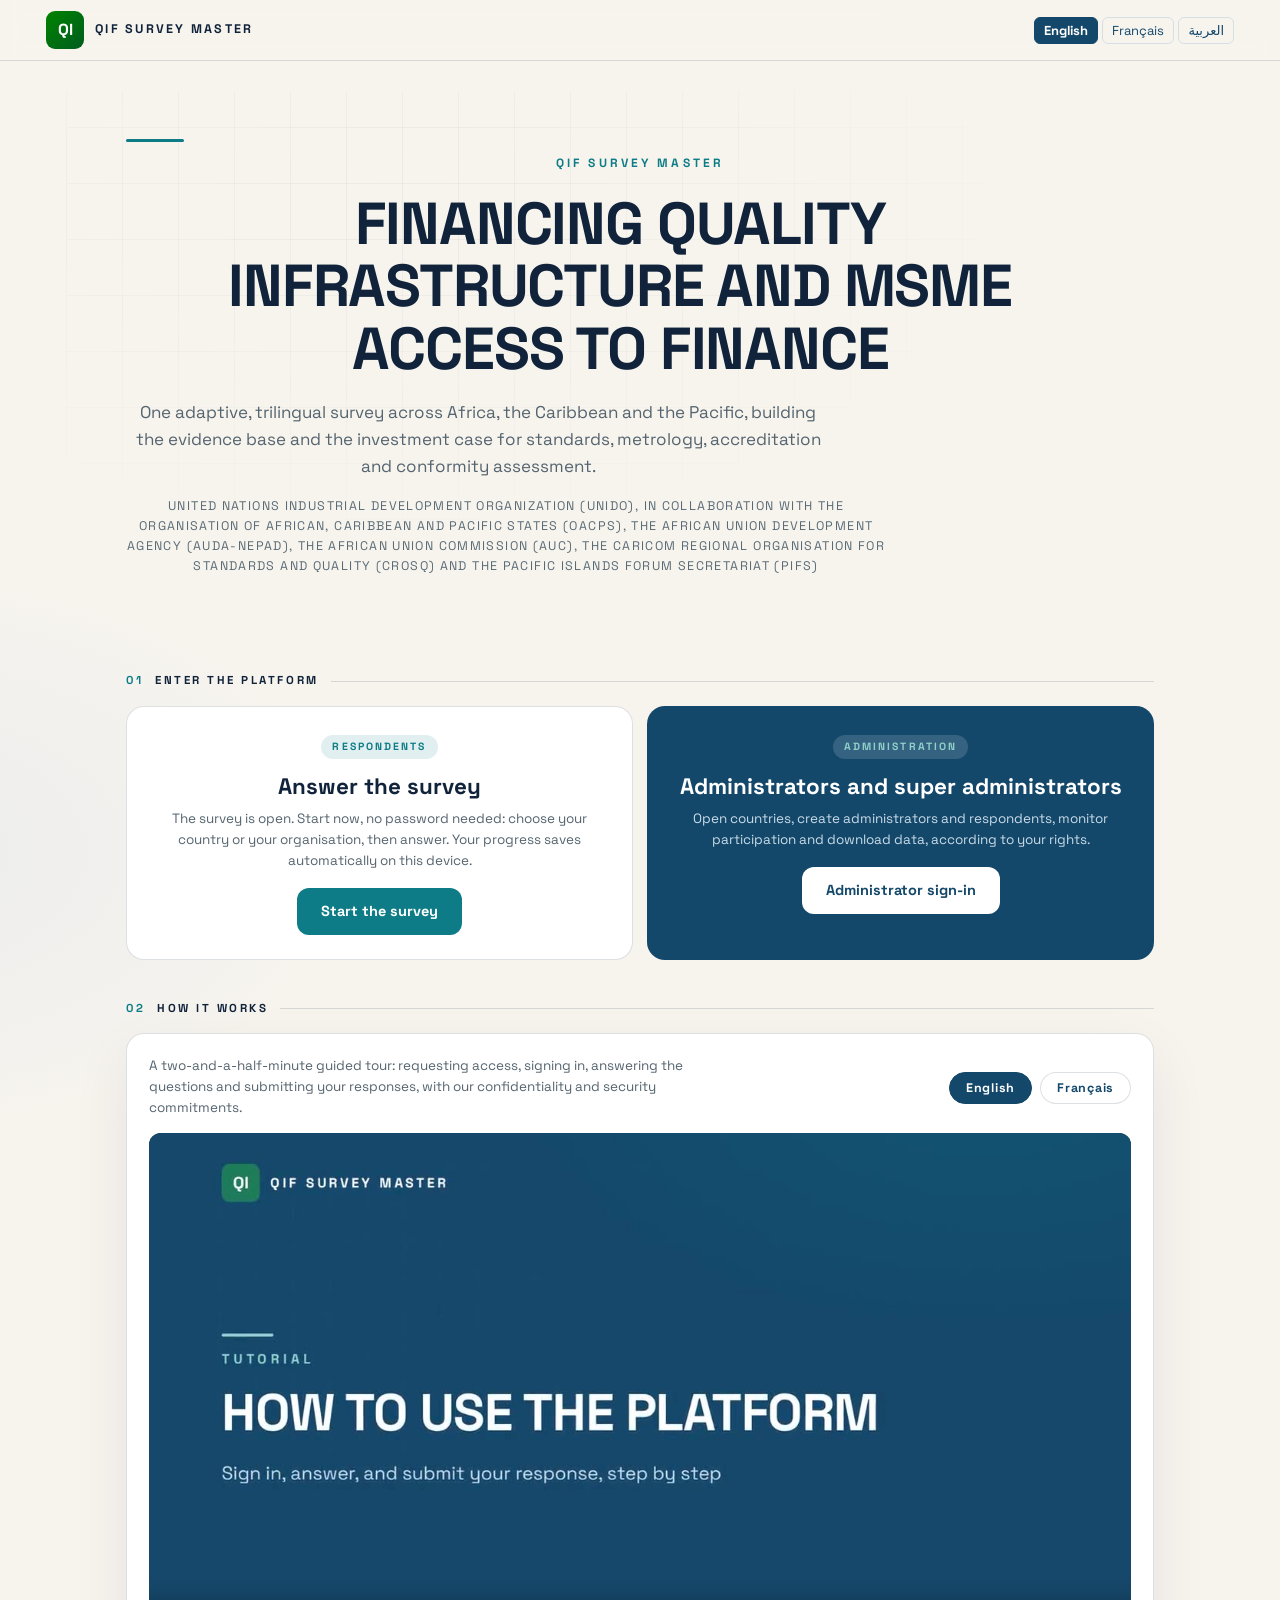
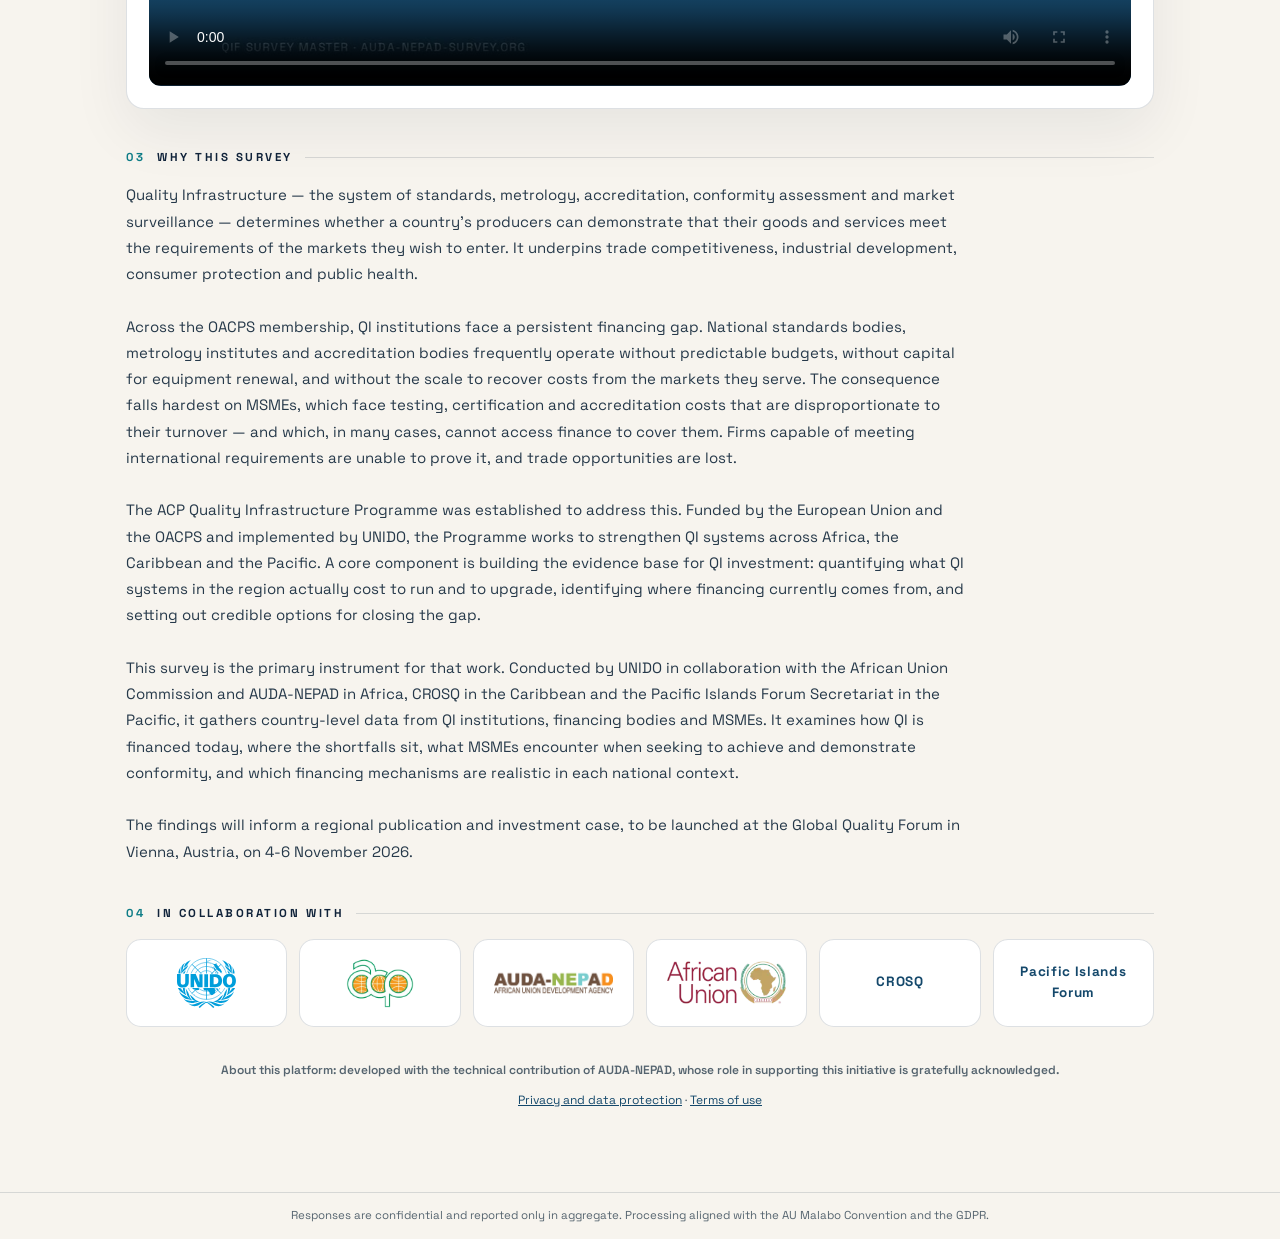
<file: index.html>
<!DOCTYPE html>
<html lang="en">
<head>
<meta charset="utf-8">
<meta name="viewport" content="width=device-width, initial-scale=1">
<title>QIF Survey Master · Financing Quality Infrastructure in the ACP Region</title>
<meta name="description" content="QIF Survey Master, the platform of the Survey on Financing Quality Infrastructure and MSME Access to Finance, conducted by UNIDO in collaboration with the OACPS, AUDA-NEPAD, the African Union Commission, CROSQ and the Pacific Islands Forum Secretariat across Africa, the Caribbean and the Pacific.">
<meta name="keywords" content="quality infrastructure, QI financing, MSME, AUDA-NEPAD, UNIDO, African Union, OACPS, survey, standards, metrology, accreditation">
<meta name="robots" content="index,follow">
<link rel="canonical" href="https://auda-nepad-survey.org/index.html">
<link rel="alternate" hreflang="en" href="https://auda-nepad-survey.org/index.html?lang=en">
<link rel="alternate" hreflang="fr" href="https://auda-nepad-survey.org/index.html?lang=fr">
<link rel="alternate" hreflang="ar" href="https://auda-nepad-survey.org/index.html?lang=ar">
<meta property="og:type" content="website">
<meta property="og:title" content="QIF Survey Master">
<meta property="og:description" content="Survey on Financing Quality Infrastructure and MSME Access to Finance. UNIDO, in collaboration with the OACPS, AUDA-NEPAD, the AUC, CROSQ and PIFS.">
<meta property="og:url" content="https://auda-nepad-survey.org/">
<link rel="icon" href="favicon.svg" type="image/svg+xml">
<link rel="stylesheet" href="main.css">
<style>
@font-face{font-family:"Space Grotesk";src:url("space-grotesk.ttf") format("truetype");font-weight:300 700;font-display:swap}
/* ---- v3.3 landing: simplified, direct (collision-free lp- classes) ---- */
.gate{--cream:#F7F4EE;--ink:#10233A;--hair:rgba(16,35,58,.14);--mut:#55646F;--nv:#14486B;--tl:#0E7C86;--gn:#1E7D5A;--bl:#2E6FDB;
  min-height:100vh;background:
  radial-gradient(1100px 540px at 90% -10%,rgba(14,124,134,.09),transparent 62%),
  radial-gradient(900px 520px at -10% 30%,rgba(46,111,219,.06),transparent 55%),#F7F4EE;
  font-family:"Space Grotesk","Segoe UI",system-ui,-apple-system,"Helvetica Neue",Arial,sans-serif}
.gatetop{position:sticky;top:0;z-index:60;display:flex;justify-content:space-between;align-items:center;gap:14px;
  padding:11px clamp(16px,4vw,46px);background:rgba(247,244,238,.88);backdrop-filter:blur(10px);-webkit-backdrop-filter:blur(10px);border-bottom:1px solid var(--hair)}
.lp-brand{display:flex;align-items:center;gap:11px;min-width:0}
.lp-brand .lp-name{font-size:12.5px;font-weight:700;letter-spacing:.18em;text-transform:uppercase;color:var(--ink);white-space:nowrap;overflow:hidden;text-overflow:ellipsis}
.gatemain{display:block;padding:0}
.gatecard.wide{max-width:1120px;margin:0 auto;background:transparent;border:0;box-shadow:none;border-radius:0;padding:clamp(26px,5vw,60px) clamp(16px,4vw,46px) 70px}

/* hero */
.lp-hero{position:relative;padding:clamp(6px,1.6vw,18px) 0 clamp(22px,3vw,34px)}
.lp-hero::before{content:"";position:absolute;inset:-30px -60px 0;pointer-events:none;
  background:repeating-linear-gradient(90deg,var(--hair) 0 1px,transparent 1px 56px),repeating-linear-gradient(0deg,var(--hair) 0 1px,transparent 1px 56px);
  opacity:.35;-webkit-mask-image:radial-gradient(75% 90% at 30% 20%,#000 0%,transparent 78%);mask-image:radial-gradient(75% 90% at 30% 20%,#000 0%,transparent 78%)}
.lp-kick{position:relative;font-size:12px;font-weight:700;letter-spacing:.26em;text-transform:uppercase;color:var(--tl)}
.lp-kick::before{content:"";display:block;width:58px;height:3px;background:var(--tl);border-radius:2px;margin:0 0 12px}
#g-title{position:relative;font-size:clamp(1.9rem,5vw,3.7rem);line-height:1.05;letter-spacing:-.02em;text-transform:uppercase;font-weight:700;color:var(--ink);margin:.35em 0 .32em;max-width:26ch}
html[dir="rtl"] #g-title{letter-spacing:0;line-height:1.22;text-transform:none}
.lp-lede{position:relative;font-size:clamp(15px,1.6vw,17px);line-height:1.6;color:var(--mut);max-width:64ch;margin:0 0 16px}
.partners{position:relative;font-size:11px;letter-spacing:.11em;text-transform:uppercase;color:var(--mut);line-height:1.8;margin:0;max-width:95ch}

/* section labels */
.seclab{display:flex;align-items:center;gap:12px;margin:40px 0 16px;font-size:11.5px;font-weight:700;letter-spacing:.22em;text-transform:uppercase;color:var(--ink)}
.seclab i{font-style:normal;color:var(--tl)}
.seclab::after{content:"";flex:1;height:1px;background:var(--hair)}

/* entry doors */
.lp-entry{display:grid;grid-template-columns:repeat(auto-fit,minmax(300px,1fr));gap:14px}
.lp-door{position:relative;border-radius:18px;padding:26px 26px 24px;border:1px solid var(--hair);transition:transform .22s ease,box-shadow .22s ease}
.lp-door:hover{transform:translateY(-3px);box-shadow:0 16px 40px rgba(16,35,58,.10)}
.lp-door.resp{background:#fff}
.lp-door.adm{background:var(--nv);border-color:transparent}
.lp-tag{display:inline-block;font-size:10.5px;font-weight:700;letter-spacing:.2em;text-transform:uppercase;border-radius:999px;padding:4px 11px;margin:0 0 14px}
.resp .lp-tag{background:rgba(14,124,134,.12);color:var(--tl)}
.adm .lp-tag{background:rgba(255,255,255,.14);color:#8FD1C8}
.lp-door h3{margin:0 0 8px;font-size:clamp(1.15rem,2vw,1.4rem);line-height:1.25}
.resp h3{color:var(--ink)} .adm h3{color:#fff}
.lp-door p{margin:0;font-size:13.5px;line-height:1.55}
.resp p{color:var(--mut)} .adm p{color:#CADCE8}
.lp-btn{display:inline-block;margin-top:16px;padding:12px 24px;border-radius:12px;font-weight:700;font-size:14.5px;text-decoration:none;cursor:pointer;border:0;font-family:inherit;transition:transform .15s ease,background .2s ease}
.lp-btn:hover{transform:translateY(-1px)}
.resp .lp-btn{background:var(--tl);color:#fff}
.adm .lp-btn{background:#fff;color:var(--nv)}

/* why this survey */
.objbox{border:0;background:transparent;padding:0;margin:0}
.objbox p{color:#26394A;line-height:1.75;font-size:15px;max-width:84ch;margin:0;white-space:pre-line}

/* sign-up */
#signup-wrap[hidden]{display:none}
.gatebox{background:#fff;border:1px solid var(--hair);border-radius:18px;padding:clamp(16px,3vw,30px);box-shadow:0 22px 60px rgba(16,35,58,.07)}
.gatebtn{background:var(--ink);border:0;border-radius:12px;color:#fff;font-weight:700;padding:13px 26px;cursor:pointer;font-family:inherit;transition:background .2s,transform .15s}
.gatebtn:hover{background:var(--nv);transform:translateY(-1px)}
.gatehint{color:var(--mut)}
.gatefoot{border-top:1px solid var(--hair);color:var(--mut)}

/* logos */
.lp-logos{display:grid;grid-template-columns:repeat(auto-fit,minmax(160px,1fr));gap:12px}
.lp-logo{display:flex;align-items:center;justify-content:center;background:#fff;border:1px solid var(--hair);border-radius:15px;min-height:88px;padding:16px 20px;transition:transform .22s ease,box-shadow .22s ease}
.lp-logo:hover{transform:translateY(-2px);box-shadow:0 12px 30px rgba(16,35,58,.08)}
.lp-logo img{max-height:50px;max-width:100%;width:auto;height:auto;display:block}
.lp-logo i{display:none;font-style:normal;font-weight:700;color:var(--nv);font-size:13.5px;text-align:center;letter-spacing:.05em}
.lp-logo.txt i{display:block}

/* tutorial video */
.lp-vid{background:#fff;border:1px solid var(--hair);border-radius:18px;padding:clamp(14px,2.5vw,22px);box-shadow:0 22px 60px rgba(16,35,58,.07)}
.lp-vhead{display:flex;justify-content:space-between;align-items:center;gap:14px;flex-wrap:wrap;margin:0 0 14px}
.lp-vhead p{margin:0;font-size:13.5px;line-height:1.55;color:var(--mut);max-width:62ch;text-align:start}
.lp-vpills{display:flex;gap:8px}
.lp-vpills button{border:1px solid var(--hair);background:#fff;color:var(--nv);font-family:inherit;font-weight:700;font-size:12.5px;letter-spacing:.06em;border-radius:999px;padding:7px 16px;cursor:pointer;transition:background .2s,color .2s}
.lp-vpills button[aria-pressed="true"]{background:var(--nv);color:#fff;border-color:var(--nv)}
#tut-vid{display:block;width:100%;aspect-ratio:16/9;border-radius:12px;background:#0F2233;outline:none}

.rv{opacity:0;transform:translateY(16px);transition:opacity .55s ease,transform .55s ease}
.rv.in{opacity:1;transform:none}
@media (prefers-reduced-motion: reduce){.rv{opacity:1;transform:none;transition:none}.lp-door,.lp-logo,.lp-btn,.gatebtn{transition:none}}
</style>
</head>
<body>
<noscript><div style="background:#14486B;color:#fff;font:13.5px/1.55 system-ui,Arial,sans-serif;padding:13px 18px;text-align:center">This platform requires JavaScript, which your network appears to be blocking. Please ask your IT service to allow <b>auda-nepad-survey.org</b> and <b>vmvcfhlsloscayhxjdmu.supabase.co</b> (the survey's secure database), or open this site from another network or device.<br>Cette plateforme nécessite JavaScript, que votre réseau semble bloquer. Demandez à votre service informatique d'autoriser <b>auda-nepad-survey.org</b> et <b>vmvcfhlsloscayhxjdmu.supabase.co</b>, ou ouvrez ce site depuis un autre réseau.</div></noscript>
<div class="gate">
  <div class="gatetop">
    <div class="lp-brand"><span class="mark">QI</span><span class="lp-name" id="lp-name">QIF Survey Master</span></div>
    <div class="langs" role="group" aria-label="Language" id="langs" style="margin:0"></div>
  </div>
  <main class="gatemain" id="main">
    <div class="gatecard wide">
      <section class="lp-hero rv in">
        <div class="lp-kick" id="g-app">QIF Survey Master</div>
        <h1 id="g-title">Financing Quality Infrastructure and MSME Access to Finance</h1>
        <p class="lp-lede" id="g-lede">One adaptive, trilingual survey across Africa, the Caribbean and the Pacific, building the evidence base and the investment case for standards, metrology, accreditation and conformity assessment.</p>
        <p class="partners" id="g-partners">United Nations Industrial Development Organization (UNIDO), in collaboration with the Organisation of African, Caribbean and Pacific States (OACPS), the African Union Development Agency (AUDA-NEPAD), the African Union Commission (AUC), the CARICOM Regional Organisation for Standards and Quality (CROSQ) and the Pacific Islands Forum Secretariat (PIFS)</p>
      </section>

      <section class="rv in">
        <div class="seclab"><i>01</i><span id="g-acc">Enter the platform</span></div>
        <div class="lp-entry">
          <div class="lp-door resp">
            <span class="lp-tag" id="d-r-tag">Respondents</span>
            <h3 id="d-r-t">Answer the survey</h3>
            <p id="d-r-b">The survey is open. Start now, no password needed: choose your country or your organisation, then answer. Your progress saves automatically on this device.</p>
            <a class="lp-btn" id="d-r-btn" href="survey.html">Start the survey</a>
          </div>
          <div class="lp-door adm">
            <span class="lp-tag" id="d-a-tag">Administration</span>
            <h3 id="d-a-t">Administrators and super administrators</h3>
            <p id="d-a-b">Open countries, create administrators and respondents, monitor participation and download data, according to your rights.</p>
            <a class="lp-btn" id="d-a-btn" href="admin.html">Administrator sign-in</a>
          </div>
        </div>
        <div id="signup-wrap" hidden style="margin-top:16px">
          <div class="gatebox">
            <form id="f-signup" autocomplete="off">
              <p class="gatehint" id="s-intro" style="margin-top:0"></p>
              <label for="s-name" id="lb-name"></label>
              <input id="s-name" type="text" maxlength="120">
              <label for="s-country" id="lb-country"></label>
              <select id="s-country"></select>
              <label for="s-cat" id="lb-cat"></label>
              <select id="s-cat"></select>
              <div class="gate2col">
                <div>
                  <label for="s-title" id="lb-title"></label>
                  <input id="s-title" type="text" maxlength="120">
                </div>
                <div>
                  <label for="s-level" id="lb-level"></label>
                  <select id="s-level"></select>
                </div>
              </div>
              <div class="gate2col">
                <div>
                  <label for="s-email" id="lb-email"></label>
                  <input id="s-email" type="email" maxlength="140">
                </div>
                <div>
                  <label for="s-phone" id="lb-phone"></label>
                  <input id="s-phone" type="tel" maxlength="30">
                </div>
              </div>
              <button class="gatebtn" type="submit" id="b-signup"></button>
              <div class="gatemsg" id="m-signup"></div>
              <div class="issued" id="issued" style="display:none"></div>
            </form>
          </div>
        </div>
      </section>

      <section class="rv">
        <div class="seclab"><i>02</i><span id="g-tut">How it works</span></div>
        <div class="lp-vid">
          <div class="lp-vhead">
            <p id="tut-lede">A two-and-a-half-minute guided tour: requesting access, signing in, answering the questions and submitting your responses, with our confidentiality and security commitments.</p>
            <div class="lp-vpills" id="vpills" role="group" aria-label="Tutorial language">
              <button type="button" data-v="en" aria-pressed="false">English</button>
              <button type="button" data-v="fr" aria-pressed="false">Français</button>
            </div>
          </div>
          <video id="tut-vid" controls playsinline preload="none" poster="tutorial-en.jpg" src="tutorial-en.mp4"></video>
        </div>
      </section>

      <section class="objbox rv">
        <div class="seclab"><i>03</i><span id="obj-t">Why this survey</span></div>
        <p id="obj-b"></p>
      </section>

      <section class="rv">
        <div class="seclab"><i>04</i><span id="g-impl">In collaboration with</span></div>
        <div class="lp-logos" id="plogos"></div>
      </section>

      <p class="gatehint" id="g-owner" style="margin-top:34px;font-weight:600">About this platform: developed with the technical contribution of AUDA-NEPAD, whose role in supporting this initiative is gratefully acknowledged.</p>
      <p class="gatehint" style="margin-top:8px"><a id="pv-l" href="privacy.html" style="color:var(--nv)">Privacy and data protection</a> · <a id="tm-l" href="terms.html" style="color:var(--nv)">Terms of use</a></p>
    </div>
  </main>
  <div class="gatefoot" id="g-foot"></div>
</div>

<!-- Netlify Forms registration (demo-mode fallback capture) -->
<form name="qi-survey" netlify netlify-honeypot="bot-field" hidden>
  <input type="text" name="bot-field">
  <input type="text" name="language"><input type="text" name="country">
  <input type="text" name="country_iso3"><input type="text" name="tier">
  <input type="text" name="family"><input type="text" name="respondent_id">
  <input type="text" name="org"><input type="text" name="email">
  <input type="text" name="submitted_at"><textarea name="answers_json"></textarea>
</form>

<script src="config.js"></script>
<script src="i18n.js"></script>
<script src="common.js"></script>
<script src="countries.js"></script>
<script src="bank_part1.js"></script>
<script src="db.js"></script>
<script src="access.js"></script>
<script>
// Already signed in: go straight to the home page.
if (QIA.session()) location.replace("home.html?lang=" + qiLang);

var I = QI_I18N;
var GATE = {
  intro:{ en:"Request access. If your details are validated automatically you receive your personal survey link immediately; otherwise the survey super admin reviews your request.",
          fr:"Demandez un accès. Si vos informations sont validées automatiquement, vous recevez immédiatement votre lien personnel d'enquête ; sinon, le super administrateur examine votre demande.",
          ar:"اطلبوا الوصول. إذا تم التحقق من بياناتكم تلقائياً تستلمون رابط الاستبيان الشخصي فوراً؛ وإلا يراجع المشرف العام طلبكم." },
  name:{ en:"Full name", fr:"Nom complet", ar:"الاسم الكامل" },
  country:{ en:"Country or location", fr:"Pays ou localisation", ar:"البلد أو الموقع" },
  cat:{ en:"Organization type / sector", fr:"Type d'organisation / secteur", ar:"نوع المنظمة / القطاع" },
  jobtitle:{ en:"Job title", fr:"Intitulé du poste", ar:"المسمى الوظيفي" },
  level:{ en:"Hierarchical level", fr:"Niveau hiérarchique", ar:"المستوى الوظيفي" },
  email:{ en:"Email", fr:"Courriel", ar:"البريد الإلكتروني" },
  phone:{ en:"or phone", fr:"ou téléphone", ar:"أو الهاتف" },
  send:{ en:"Request access", fr:"Demander l'accès", ar:"طلب الوصول" },
  missing:{ en:"Please complete every field and give an email or a phone number.",
            fr:"Veuillez remplir tous les champs et indiquer un courriel ou un numéro de téléphone.",
            ar:"يُرجى تعبئة جميع الحقول وتقديم بريد إلكتروني أو رقم هاتف." },
  duplicate:{ en:"A request or access already exists for this email.",
              fr:"Une demande ou un accès existe déjà pour ce courriel.",
              ar:"يوجد طلب أو وصول مسبق لهذا البريد الإلكتروني." },
  autoOk:{ en:"Access granted automatically. Open your personal survey link (also sent to you when email delivery is configured):",
           fr:"Accès accordé automatiquement. Ouvrez votre lien personnel d'enquête (également envoyé lorsque l'envoi de courriels est configuré) :",
           ar:"تم منح الوصول تلقائياً. افتحوا رابط الاستبيان الشخصي (يُرسل أيضاً عند تفعيل البريد الإلكتروني):" },
  goSurvey:{ en:"Start my survey now", fr:"Commencer mon enquête maintenant", ar:"بدء الاستبيان الآن" },
  pendingQuota:{ en:"The seats for this profile in your country are taken. Your request has been sent to the super admin for review.",
                 fr:"Les places pour ce profil dans votre pays sont prises. Votre demande a été transmise au super administrateur.",
                 ar:"المقاعد المخصصة لهذا الملف في بلدكم مشغولة. أُحيل طلبكم إلى المشرف العام للمراجعة." },
  pendingWave:{ en:"Your country is not yet open for the survey. Your request has been waitlisted with the super admin.",
                fr:"Votre pays n'est pas encore ouvert à l'enquête. Votre demande est en liste d'attente auprès du super administrateur.",
                ar:"بلدكم غير مفتوح للاستبيان بعد. وُضع طلبكم في قائمة انتظار لدى المشرف العام." },
  choose:{ en:"Select…", fr:"Sélectionnez…", ar:"اختاروا…" },
  closedTag:{ en:"not yet open", fr:"pas encore ouvert", ar:"غير مفتوح بعد" }
};

var HERO = {
  title:{ en:"Financing Quality Infrastructure and MSME Access to Finance",
          fr:"Financer l'infrastructure de la qualité et l'accès des MPME au financement",
          ar:"تمويل البنية التحتية للجودة ووصول المنشآت الصغرى والصغيرة والمتوسطة إلى التمويل" },
  lede:{ en:"One adaptive, trilingual survey across Africa, the Caribbean and the Pacific, building the evidence base and the investment case for standards, metrology, accreditation and conformity assessment.",
         fr:"Une enquête adaptative et trilingue à travers l'Afrique, les Caraïbes et le Pacifique, qui construit la base factuelle et le dossier d'investissement pour la normalisation, la métrologie, l'accréditation et l'évaluation de la conformité.",
         ar:"استبيان تكيفي ثلاثي اللغات عبر أفريقيا والكاريبي والمحيط الهادئ، يبني قاعدة الأدلة وملف الاستثمار للمواصفات والمترولوجيا والاعتماد وتقييم المطابقة." }
};

var LBL = {
  acc:{ en:"Enter the platform", fr:"Accéder à la plateforme", ar:"الدخول إلى المنصة" },
  impl:{ en:"In collaboration with", fr:"En collaboration avec", ar:"بالتعاون مع" },
  rTag:{ en:"Respondents", fr:"Répondants", ar:"المجيبون" },
  rT:{ en:"Answer the survey", fr:"Répondre à l'enquête", ar:"المشاركة في الاستبيان" },
  rB:{ en:"The survey is open. Start now, no password needed: choose your country or your organisation, then answer. Your progress saves automatically on this device.",
       fr:"L'enquête est ouverte. Commencez maintenant, sans mot de passe : choisissez votre pays ou votre organisation, puis répondez. Votre progression est enregistrée automatiquement sur cet appareil.",
       ar:"الاستبيان مفتوح. ابدأ الآن دون كلمة مرور: اختر بلدك أو مؤسستك ثم أجب. تُحفظ إجاباتك تلقائياً على هذا الجهاز." },
  rBtn:{ en:"Start the survey", fr:"Commencer l'enquête", ar:"ابدأ الاستبيان" },
  aTag:{ en:"Administration", fr:"Administration", ar:"الإدارة" },
  aT:{ en:"Administrators and super administrators", fr:"Administrateurs et super administrateurs", ar:"المديرون والمشرفون العامون" },
  aB:{ en:"Open countries, create administrators and respondents, monitor participation and download data, according to your rights.",
       fr:"Ouvrez des pays, créez des administrateurs et des répondants, suivez la participation et téléchargez les données, selon vos droits.",
       ar:"افتحوا البلدان وأنشئوا المديرين والمجيبين وتابعوا المشاركة ونزّلوا البيانات وفق صلاحياتكم." },
  aBtn:{ en:"Administrator sign-in", fr:"Connexion administrateur", ar:"دخول المديرين" },
  tut:{ en:"How it works", fr:"Comment ça fonctionne", ar:"كيف تعمل المنصة" },
  tutB:{ en:"A two-and-a-half-minute guided tour: requesting access, signing in, answering the questions and submitting your responses, with our confidentiality and security commitments.",
         fr:"Une visite guidée de deux minutes trente : demande d'accès, connexion, réponse aux questions et envoi, avec nos engagements de confidentialité et de sécurité.",
         ar:"جولة إرشادية مدتها دقيقتان ونصف: طلب الوصول وتسجيل الدخول والإجابة عن الأسئلة وإرسالها، مع التزاماتنا بالسرية والأمان." }
};

document.getElementById("lp-name").textContent = T(I.product.name);
document.getElementById("g-app").textContent = T(I.product.name);
document.getElementById("g-title").textContent = T(HERO.title);
document.getElementById("g-lede").textContent = T(HERO.lede);
document.getElementById("g-partners").textContent = T(I.partners);
document.getElementById("g-owner").textContent = T(I.product.owner);
var _pv = document.getElementById("pv-l"), _tm = document.getElementById("tm-l");
_pv.textContent = T({ en:"Privacy and data protection", fr:"Confidentialité et protection des données", ar:"الخصوصية وحماية البيانات" });
_tm.textContent = T({ en:"Terms of use", fr:"Conditions d'utilisation", ar:"شروط الاستخدام" });
document.getElementById("g-foot").textContent = T(I.footer.privacy);
document.getElementById("obj-t").textContent = T(I.objectives.title);
document.getElementById("obj-b").textContent = T(I.objectives.body);
document.getElementById("g-acc").textContent = T(LBL.acc);
document.getElementById("g-impl").textContent = T(LBL.impl);
document.getElementById("d-r-tag").textContent = T(LBL.rTag);
document.getElementById("d-r-t").textContent = T(LBL.rT);
document.getElementById("d-r-b").textContent = T(LBL.rB);
document.getElementById("d-r-btn").textContent = T(LBL.rBtn);
document.getElementById("d-a-tag").textContent = T(LBL.aTag);
document.getElementById("d-a-t").textContent = T(LBL.aT);
document.getElementById("d-a-b").textContent = T(LBL.aB);
var aBtn = document.getElementById("d-a-btn");
aBtn.textContent = T(LBL.aBtn);
aBtn.href = "admin.html?lang=" + qiLang;

document.getElementById("langs").innerHTML = ["en","fr","ar"].map(function(l){
  return '<button type="button" style="border-color:var(--line);color:var(--navy)" aria-pressed="' + (l === qiLang) + '" onclick="setLang(\'' + l + '\')">' + I.langNames[l] + '</button>';
}).join("");
document.querySelectorAll('#langs button').forEach(function(b){
  if (b.getAttribute("aria-pressed") === "true") { b.style.background = "var(--navy)"; b.style.color = "#fff"; b.style.borderColor = "var(--navy)"; }
});

// Partner logos: official marks served from this site, wordmark fallback.
var LOGOS = [["unido.svg","UNIDO"],["oacps.webp","OACPS"],["auda-nepad.png","AUDA-NEPAD"],["auc.webp","African Union Commission"],[null,"CROSQ"],[null,"Pacific Islands Forum"]];
document.getElementById("plogos").innerHTML = LOGOS.map(function(l){
  if (!l[0]) return '<span class="lp-logo txt"><i>' + l[1] + '</i></span>';
  return '<span class="lp-logo"><img src="' + l[0] + '" alt="' + l[1] + '" loading="lazy" ' +
    'onerror="this.parentNode.classList.add(\'txt\');this.remove()"><i>' + l[1] + '</i></span>';
}).join("");

// Respondent door: open the survey directly (passwordless), preserving language.
document.getElementById("d-r-btn").setAttribute("href", "survey.html?lang=" + qiLang);

// ---- tutorial video (EN/FR) ----
document.getElementById("g-tut").textContent = T(LBL.tut);
document.getElementById("tut-lede").textContent = T(LBL.tutB);
(function(){
  var v = document.getElementById("tut-vid");
  v.setAttribute("aria-label", T(LBL.tut));
  function pick(l, play){
    v.pause();
    v.setAttribute("poster", "tutorial-" + l + ".jpg");
    v.src = "tutorial-" + l + ".mp4";
    v.load();
    document.querySelectorAll("#vpills button").forEach(function(b){
      b.setAttribute("aria-pressed", String(b.getAttribute("data-v") === l));
    });
    if (play) v.play();
  }
  document.querySelectorAll("#vpills button").forEach(function(b){
    b.addEventListener("click", function(){
      if (b.getAttribute("aria-pressed") !== "true") pick(b.getAttribute("data-v"), !v.paused && !v.ended);
    });
  });
  pick(qiLang === "fr" ? "fr" : "en", false);
})();

// ---- sign up ----
document.getElementById("s-intro").textContent = T(GATE.intro);
document.getElementById("lb-name").textContent = T(GATE.name);
document.getElementById("lb-country").textContent = T(GATE.country);
document.getElementById("lb-cat").textContent = T(GATE.cat);
document.getElementById("lb-title").textContent = T(GATE.jobtitle);
document.getElementById("lb-level").textContent = T(GATE.level);
document.getElementById("lb-email").textContent = T(GATE.email);
document.getElementById("lb-phone").textContent = T(GATE.phone);
document.getElementById("b-signup").textContent = T(GATE.send);

var csel = document.getElementById("s-country");
function paintCountrySelect(statusMap){
  var groups = ["africa","caribbean","pacific","partners"].map(function(reg){
    var opts = QI_COUNTRIES.filter(function(c){ return c.region === reg; })
      .sort(function(a, b){ return a[qiLang].localeCompare(b[qiLang], qiLang); })
      .map(function(c){
        var open = statusMap ? statusMap[c.iso3] : c.w1;
        return '<option value="' + c.iso3 + '">' + esc(c[qiLang]) + (open ? "" : " · " + esc(T(GATE.closedTag))) + '</option>';
      }).join("");
    return '<optgroup label="' + esc(T(I.regions[reg])) + '">' + opts + '</optgroup>';
  }).join("");
  csel.innerHTML = '<option value="">' + esc(T(GATE.choose)) + '</option>' + groups;
}
paintCountrySelect(null);
QIDB.countryStatus().then(function(st){ paintCountrySelect(st); });

var P2 = QI_BANK_P1.profile.find(function(q){ return q.id === "P2"; });
var P3 = QI_BANK_P1.profile.find(function(q){ return q.id === "P3"; });
document.getElementById("s-cat").innerHTML = '<option value="">' + esc(T(GATE.choose)) + '</option>' +
  P2.opts.map(function(o){ return '<option value="' + o.v + '">' + esc(T(o.t)) + '</option>'; }).join("");
document.getElementById("s-level").innerHTML = '<option value="">' + esc(T(GATE.choose)) + '</option>' +
  P3.opts.map(function(o){ return '<option value="' + o.v + '">' + esc(T(o.t)) + '</option>'; }).join("");

function showIssued(link){
  var box = document.getElementById("issued");
  box.style.display = "block";
  box.innerHTML = "<b>" + esc(T(GATE.autoOk)) + "</b>" +
    '<div class="big" style="font-size:13px;word-break:break-all">' + esc(link) + "</div>" +
    '<a class="gatebtn" style="display:block;text-align:center;text-decoration:none;margin-top:8px" href="' + esc(link) + '">' + esc(T(GATE.goSurvey)) + "</a>";
}

document.getElementById("f-signup").addEventListener("submit", function(e){
  e.preventDefault();
  var m = document.getElementById("m-signup"); m.className = "gatemsg";
  var box = document.getElementById("issued"); box.style.display = "none";
  var p = {
    name: document.getElementById("s-name").value.trim(),
    iso3: csel.value,
    category: document.getElementById("s-cat").value,
    job_title: document.getElementById("s-title").value.trim(),
    level: document.getElementById("s-level").value,
    email: document.getElementById("s-email").value.trim(),
    phone: document.getElementById("s-phone").value.trim()
  };
  if (!p.name || !p.iso3 || !p.category || !p.level || (!p.email && !p.phone)) {
    m.className = "gatemsg err"; m.textContent = T(GATE.missing); return;
  }
  if (QIDB.mode() === "live") {
    QIDB.requestAccess(p).then(function(r){
      if (!r || !r.ok) { m.className = "gatemsg err"; m.textContent = T(r && r.why === "duplicate" ? GATE.duplicate : GATE.missing); return; }
      if (r.mode === "auto") { showIssued(location.origin + location.pathname.replace(/index\.html$/, "") + "survey.html?rt=" + r.token + "&lang=" + qiLang); }
      else { m.className = "gatemsg ok"; m.textContent = T(r.reason === "quota" ? GATE.pendingQuota : GATE.pendingWave); }
    });
    return;
  }
  var r = QIA.signup({ name:p.name, iso3:p.iso3, cat:p.category, title:p.job_title, level:p.level, email:p.email, phone:p.phone });
  if (!r.ok) { m.className = "gatemsg err"; m.textContent = T(r.why === "duplicate" ? GATE.duplicate : GATE.missing); return; }
  if (r.mode === "auto") {
    QIDB.createInvite({ email:p.email || p.phone, name:p.name, iso3:p.iso3, category:p.category, level:p.level, created_by:"auto-validation" })
      .then(function(iv){ showIssued(location.origin + location.pathname.replace(/index\.html$/, "") + "survey.html?rt=" + iv.token + "&lang=" + qiLang); });
  } else {
    m.className = "gatemsg ok";
    m.textContent = T(r.reason === "quota" ? GATE.pendingQuota : GATE.pendingWave);
  }
});

// Reveal on scroll.
(function(){
  var els = document.querySelectorAll(".rv");
  if (!("IntersectionObserver" in window)) { els.forEach(function(n){ n.classList.add("in"); }); return; }
  var io = new IntersectionObserver(function(es){
    es.forEach(function(e){ if (e.isIntersecting) { e.target.classList.add("in"); io.unobserve(e.target); } });
  }, { threshold: 0.1 });
  els.forEach(function(n){ io.observe(n); });
})();
document.title = T(I.product.name) + " · " + T(I.siteTitle);
</script>
</body>
</html>
</file>
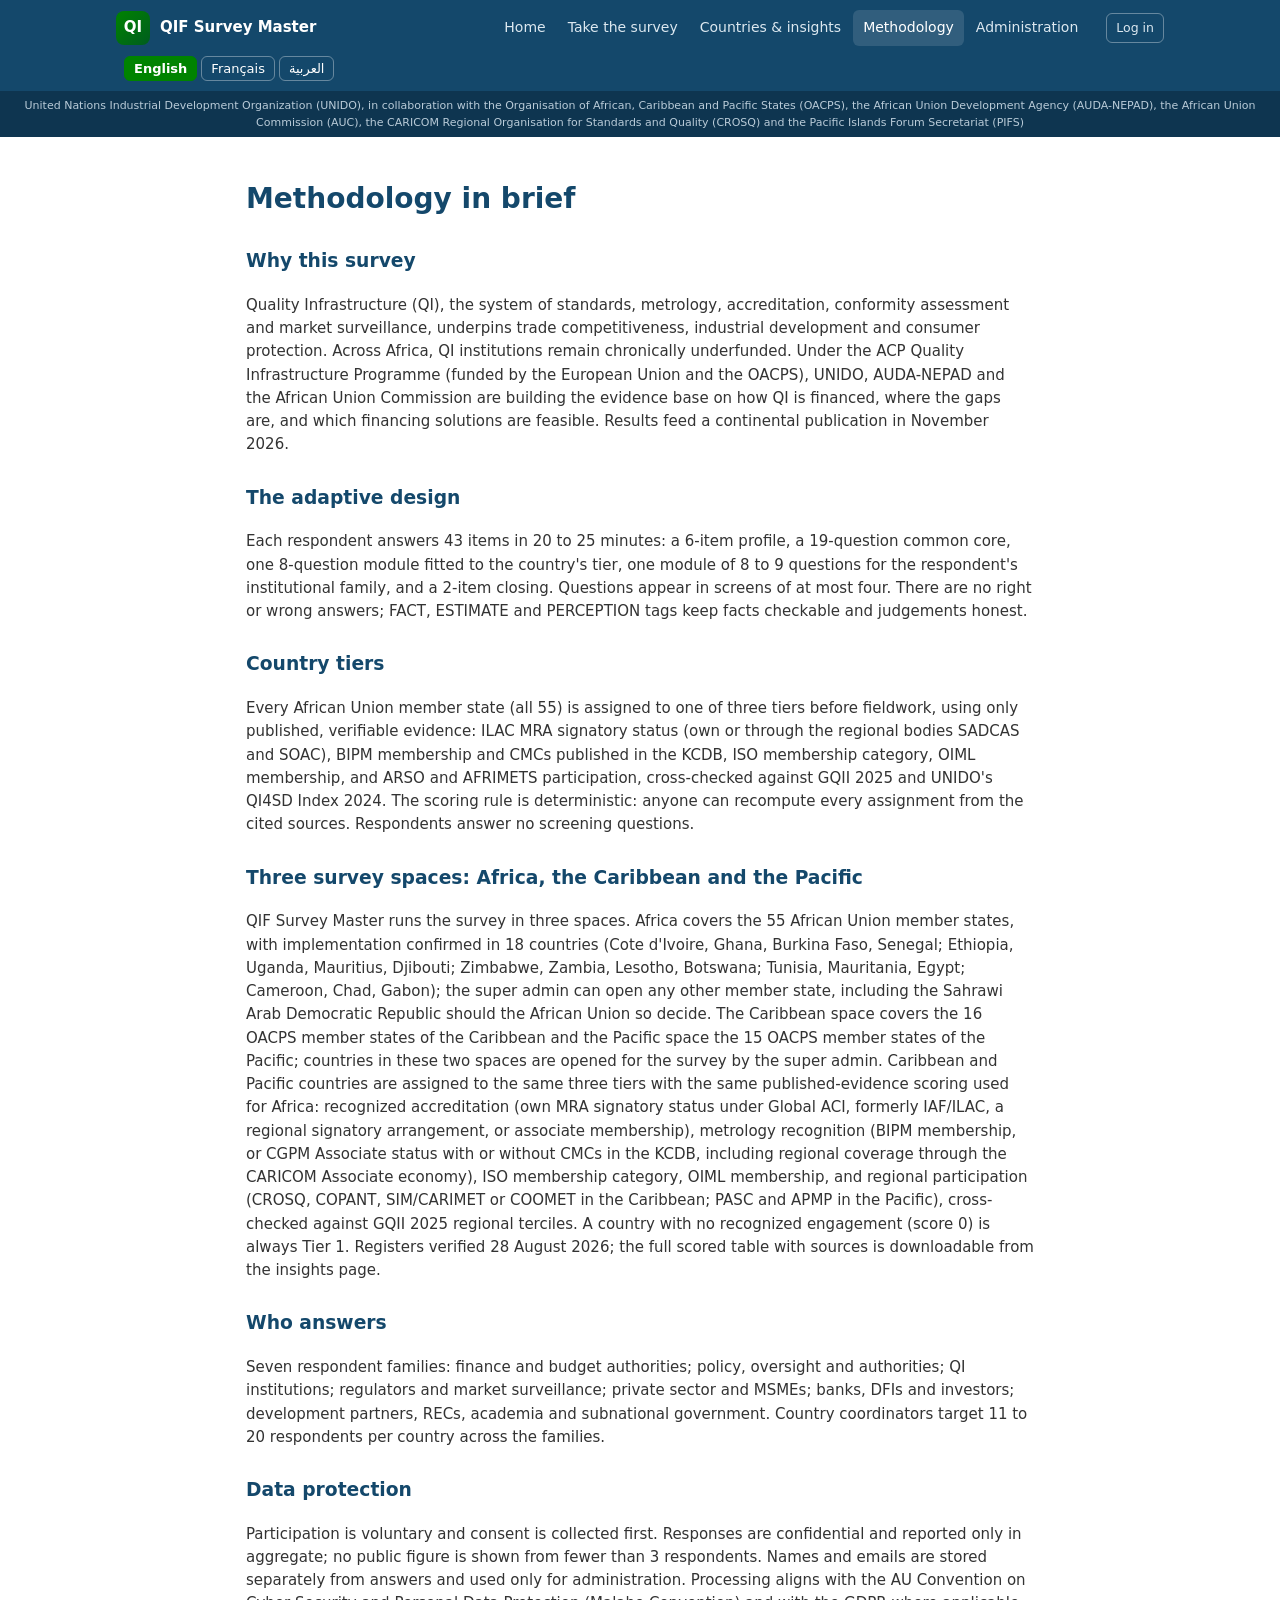
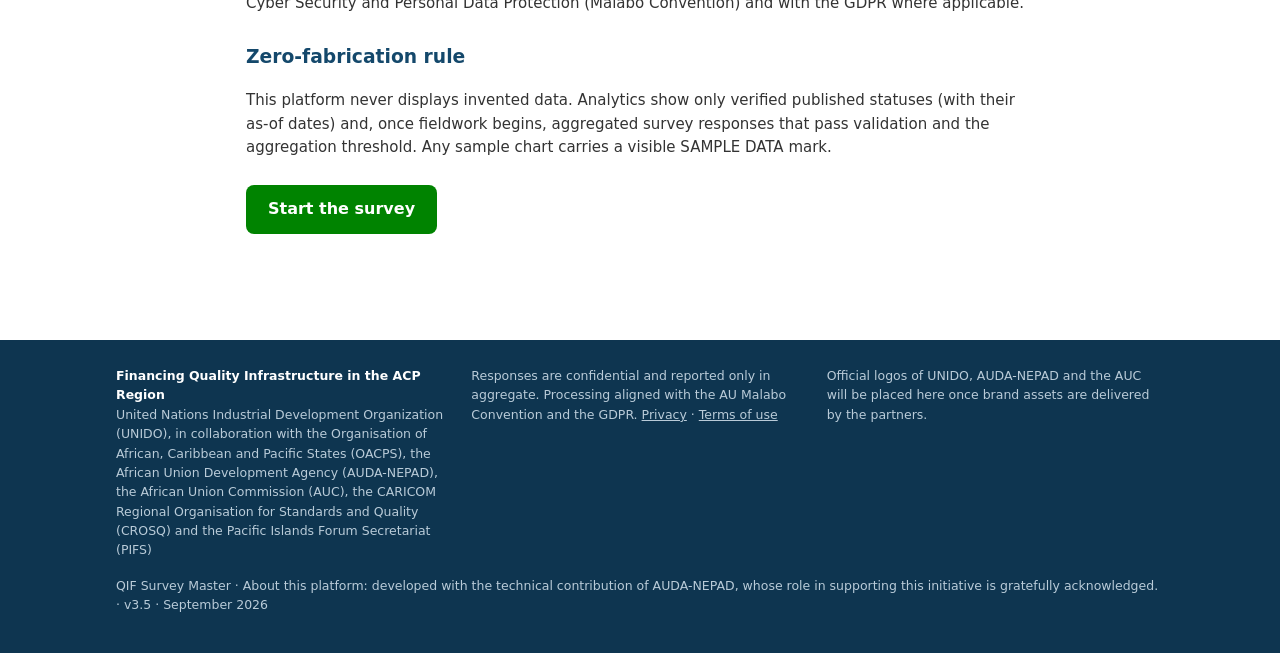
<file: about.html>
<!DOCTYPE html>
<html lang="en">
<head>
<meta charset="utf-8">
<meta name="viewport" content="width=device-width, initial-scale=1">
<title>Methodology · Financing Quality Infrastructure in the ACP Region</title>
<link rel="icon" href="favicon.svg" type="image/svg+xml">
<link rel="stylesheet" href="main.css">
</head>
<body>
<noscript><div style="background:#14486B;color:#fff;font:13.5px/1.55 system-ui,Arial,sans-serif;padding:13px 18px;text-align:center">This platform requires JavaScript, which your network appears to be blocking. Please ask your IT service to allow <b>auda-nepad-survey.org</b> and <b>vmvcfhlsloscayhxjdmu.supabase.co</b> (the survey's secure database), or open this site from another network or device.<br>Cette plateforme nécessite JavaScript, que votre réseau semble bloquer. Demandez à votre service informatique d'autoriser <b>auda-nepad-survey.org</b> et <b>vmvcfhlsloscayhxjdmu.supabase.co</b>, ou ouvrez ce site depuis un autre réseau.</div></noscript>
<main id="main">
  <section class="pad"><div class="wrap" id="content" style="max-width:820px"></div></section>
</main>
<script src="i18n.js"></script>
<script src="common.js"></script>
<script>
qiMount("about");
var C = {
 en: [
  ["Methodology in brief", ""],
  ["Why this survey", "Quality Infrastructure (QI), the system of standards, metrology, accreditation, conformity assessment and market surveillance, underpins trade competitiveness, industrial development and consumer protection. Across Africa, QI institutions remain chronically underfunded. Under the ACP Quality Infrastructure Programme (funded by the European Union and the OACPS), UNIDO, AUDA-NEPAD and the African Union Commission are building the evidence base on how QI is financed, where the gaps are, and which financing solutions are feasible. Results feed a continental publication in November 2026."],
  ["The adaptive design", "Each respondent answers 43 items in 20 to 25 minutes: a 6-item profile, a 19-question common core, one 8-question module fitted to the country's tier, one module of 8 to 9 questions for the respondent's institutional family, and a 2-item closing. Questions appear in screens of at most four. There are no right or wrong answers; FACT, ESTIMATE and PERCEPTION tags keep facts checkable and judgements honest."],
  ["Country tiers", "Every African Union member state (all 55) is assigned to one of three tiers before fieldwork, using only published, verifiable evidence: ILAC MRA signatory status (own or through the regional bodies SADCAS and SOAC), BIPM membership and CMCs published in the KCDB, ISO membership category, OIML membership, and ARSO and AFRIMETS participation, cross-checked against GQII 2025 and UNIDO's QI4SD Index 2024. The scoring rule is deterministic: anyone can recompute every assignment from the cited sources. Respondents answer no screening questions."],
  ["Three survey spaces: Africa, the Caribbean and the Pacific", "QIF Survey Master runs the survey in three spaces. Africa covers the 55 African Union member states, with implementation confirmed in 18 countries (Cote d'Ivoire, Ghana, Burkina Faso, Senegal; Ethiopia, Uganda, Mauritius, Djibouti; Zimbabwe, Zambia, Lesotho, Botswana; Tunisia, Mauritania, Egypt; Cameroon, Chad, Gabon); the super admin can open any other member state, including the Sahrawi Arab Democratic Republic should the African Union so decide. The Caribbean space covers the 16 OACPS member states of the Caribbean and the Pacific space the 15 OACPS member states of the Pacific; countries in these two spaces are opened for the survey by the super admin. Caribbean and Pacific countries are assigned to the same three tiers with the same published-evidence scoring used for Africa: recognized accreditation (own MRA signatory status under Global ACI, formerly IAF/ILAC, a regional signatory arrangement, or associate membership), metrology recognition (BIPM membership, or CGPM Associate status with or without CMCs in the KCDB, including regional coverage through the CARICOM Associate economy), ISO membership category, OIML membership, and regional participation (CROSQ, COPANT, SIM/CARIMET or COOMET in the Caribbean; PASC and APMP in the Pacific), cross-checked against GQII 2025 regional terciles. A country with no recognized engagement (score 0) is always Tier 1. Registers verified 28 August 2026; the full scored table with sources is downloadable from the insights page."],
  ["Who answers", "Seven respondent families: finance and budget authorities; policy, oversight and authorities; QI institutions; regulators and market surveillance; private sector and MSMEs; banks, DFIs and investors; development partners, RECs, academia and subnational government. Country coordinators target 11 to 20 respondents per country across the families."],
  ["Data protection", "Participation is voluntary and consent is collected first. Responses are confidential and reported only in aggregate; no public figure is shown from fewer than 3 respondents. Names and emails are stored separately from answers and used only for administration. Processing aligns with the AU Convention on Cyber Security and Personal Data Protection (Malabo Convention) and with the GDPR where applicable."],
  ["Zero-fabrication rule", "This platform never displays invented data. Analytics show only verified published statuses (with their as-of dates) and, once fieldwork begins, aggregated survey responses that pass validation and the aggregation threshold. Any sample chart carries a visible SAMPLE DATA mark."]
 ],
 fr: [
  ["La méthodologie en bref", ""],
  ["Pourquoi cette enquête", "L'infrastructure de la qualité (IQ), le système des normes, de la métrologie, de l'accréditation, de l'évaluation de la conformité et de la surveillance du marché, sous-tend la compétitivité commerciale, le développement industriel et la protection des consommateurs. En Afrique, les institutions de l'IQ demeurent chroniquement sous-financées. Dans le cadre du Programme Infrastructure Qualité ACP (financé par l'Union européenne et l'OEACP), l'ONUDI, l'AUDA-NEPAD et la Commission de l'Union africaine construisent la base de données sur le financement de l'IQ, les déficits et les solutions envisageables. Les résultats alimentent une publication continentale en novembre 2026."],
  ["La conception adaptative", "Chaque répondant traite 43 questions en 20 à 25 minutes : un profil de 6 questions, un tronc commun de 19 questions, un module de 8 questions adapté au palier du pays, un module de 8 à 9 questions propre à sa famille institutionnelle et une clôture de 2 questions. Les questions s'affichent par écrans de quatre au maximum. Il n'y a ni bonnes ni mauvaises réponses ; les étiquettes FACT, ESTIMATE et PERCEPTION distinguent les faits vérifiables des jugements professionnels."],
  ["Les paliers pays", "Chaque État membre de l'Union africaine (les 55) est affecté à l'un des trois paliers avant le terrain, sur la seule base de données publiées et vérifiables : statut de signataire du MRA de l'ILAC (en propre ou via les organismes régionaux SADCAS et SOAC), adhésion au BIPM et CMC publiées dans la KCDB, catégorie de membre ISO, adhésion à l'OIML, participation à l'ARSO et à AFRIMETS, avec recoupement par le GQII 2025 et l'indice QI4SD 2024 de l'ONUDI. La règle de notation est déterministe : chacun peut recalculer chaque affectation à partir des sources citées. Les répondants ne remplissent aucun questionnaire de présélection."],
  ["Trois espaces d'enquête : Afrique, Caraïbes, Pacifique", "QIF Survey Master déploie l'enquête dans trois espaces. L'Afrique couvre les 55 États membres de l'Union africaine, avec une mise en œuvre confirmée dans 18 pays (Côte d'Ivoire, Ghana, Burkina Faso, Sénégal ; Éthiopie, Ouganda, Maurice, Djibouti ; Zimbabwe, Zambie, Lesotho, Botswana ; Tunisie, Mauritanie, Égypte ; Cameroun, Tchad, Gabon) ; le super administrateur peut ouvrir tout autre État membre, y compris la République arabe sahraouie démocratique si l'Union africaine en décide ainsi. L'espace Caraïbes couvre les 16 États membres caribéens de l'OEACP et l'espace Pacifique les 15 États membres pacifiques ; les pays de ces deux espaces sont ouverts par le super administrateur. Les pays des Caraïbes et du Pacifique sont affectés aux trois mêmes paliers avec la même notation fondée sur des données publiées que pour l'Afrique : accréditation reconnue (signataire en propre du MRA sous Global ACI, anciennement IAF/ILAC, dispositif régional signataire ou statut d'associé), reconnaissance métrologique (adhésion au BIPM, statut d'associé à la CGPM avec ou sans CMC dans la KCDB, y compris la couverture régionale via l'économie associée CARICOM), catégorie de membre ISO, adhésion à l'OIML et participation régionale (CROSQ, COPANT, SIM/CARIMET ou COOMET pour les Caraïbes ; PASC et APMP pour le Pacifique), recoupées par les terciles régionaux du GQII 2025. Un pays sans engagement reconnu (score 0) est toujours au palier 1. Registres vérifiés le 28 août 2026 ; la table complète avec sources est téléchargeable depuis la page des données."],
  ["Qui répond", "Sept familles de répondants : autorités des finances et du budget ; politiques, contrôle et autorités ; institutions de l'IQ ; régulateurs et surveillance du marché ; secteur privé et MPME ; banques, IFD et investisseurs ; partenaires, CER, académie et collectivités. Les coordonnateurs nationaux visent 11 à 20 répondants par pays répartis entre les familles."],
  ["Protection des données", "La participation est volontaire et le consentement est recueilli en premier. Les réponses sont confidentielles et publiées uniquement sous forme agrégée ; aucun chiffre public n'est issu de moins de 3 répondants. Les noms et courriels sont conservés séparément des réponses et servent uniquement à l'administration. Le traitement s'aligne sur la Convention de Malabo de l'UA et sur le RGPD lorsqu'il s'applique."],
  ["Règle de zéro fabrication", "Cette plateforme n'affiche jamais de données inventées. Les analyses ne montrent que des statuts publiés vérifiés (avec leur date de référence) et, dès le début du terrain, des réponses agrégées ayant passé la validation et le seuil d'agrégation. Tout graphique d'exemple porte la mention visible DONNÉES D'EXEMPLE."]
 ],
 ar: [
  ["المنهجية باختصار", ""],
  ["لماذا هذا الاستبيان", "البنية التحتية للجودة، أي منظومة المواصفات والمترولوجيا والاعتماد وتقييم المطابقة ومراقبة السوق، هي أساس القدرة التنافسية التجارية والتنمية الصناعية وحماية المستهلك. وتعاني مؤسساتها في أفريقيا نقصاً مزمناً في التمويل. في إطار برنامج البنية التحتية للجودة لدول أفريقيا والكاريبي والمحيط الهادئ (بتمويل من الاتحاد الأوروبي ومنظمة دول أفريقيا والكاريبي والمحيط الهادئ)، تبني اليونيدو وأودا-نيباد ومفوضية الاتحاد الأفريقي قاعدة الأدلة حول كيفية تمويل هذه المنظومة ومواطن الفجوات والحلول التمويلية الممكنة. وتغذي النتائج منشوراً قارياً في نوفمبر 2026."],
  ["التصميم التكيفي", "يجيب كل مشارك عن 43 عنصراً في 20 إلى 25 دقيقة: ملف تعريفي من 6 عناصر، وجذع مشترك من 19 سؤالاً، ووحدة من 8 أسئلة تناسب فئة البلد، ووحدة من 8 إلى 9 أسئلة تخص الفئة المؤسسية للمجيب، وخاتمة من عنصرين. وتظهر الأسئلة في شاشات لا تتجاوز أربعة أسئلة. لا توجد إجابات صحيحة أو خاطئة؛ وتميّز وسوم الحقيقة والتقدير والانطباع بين الوقائع القابلة للتحقق والأحكام المهنية."],
  ["فئات البلدان", "تُصنَّف كل دولة عضو في الاتحاد الأفريقي (وعددها 55) في واحدة من ثلاث فئات قبل العمل الميداني، استناداً حصراً إلى أدلة منشورة وقابلة للتحقق: صفة الموقِّع على ترتيب ILAC MRA (مباشرة أو عبر الهيئتين الإقليميتين سادكاس وسواك)، وعضوية المكتب الدولي للأوزان والمقاييس والقدرات المنشورة في قاعدة KCDB، وفئة العضوية في الأيزو، وعضوية المنظمة الدولية للمترولوجيا القانونية، والمشاركة في أرسو وأفريميتس، مع مقارنة بمؤشر GQII 2025 ومؤشر اليونيدو QI4SD 2024. قاعدة التصنيف حتمية: يمكن لأي جهة إعادة احتساب كل تصنيف من المصادر المذكورة. ولا يجيب المشاركون عن أي أسئلة فرز."],
  ["ثلاثة فضاءات للاستبيان: أفريقيا والكاريبي والمحيط الهادئ", "تدير منصة QIF Survey Master الاستبيان في ثلاثة فضاءات. يغطي فضاء أفريقيا الدول الأعضاء الـ55 في الاتحاد الأفريقي، مع تنفيذ مؤكد في 18 بلداً (كوت ديفوار وغانا وبوركينا فاسو والسنغال؛ وإثيوبيا وأوغندا وموريشيوس وجيبوتي؛ وزمبابوي وزامبيا وليسوتو وبوتسوانا؛ وتونس وموريتانيا ومصر؛ والكاميرون وتشاد والغابون)، ويمكن للمشرف العام فتح أي دولة عضو أخرى، بما فيها الجمهورية العربية الصحراوية الديمقراطية إذا قرر الاتحاد الأفريقي ذلك. ويغطي فضاء الكاريبي الدول الـ16 الأعضاء في منظمة الأواكبس من الكاريبي، وفضاء المحيط الهادئ الدول الـ15 الأعضاء من المحيط الهادئ؛ ويفتح المشرف العام بلدان هذين الفضاءين. وتُصنَّف بلدان الكاريبي والمحيط الهادئ في الفئات الثلاث نفسها بالمنهجية نفسها القائمة على أدلة منشورة: الاعتماد المعترف به (صفة الموقِّع المباشر في إطار Global ACI، سابقاً IAF/ILAC، أو ترتيب إقليمي موقِّع أو عضوية منتسبة)، والاعتراف المترولوجي (عضوية المكتب الدولي للأوزان والمقاييس، أو صفة المنتسب للمؤتمر العام مع قدرات منشورة أو دونها، بما في ذلك التغطية الإقليمية عبر اقتصاد كاريكوم المنتسب)، وفئة العضوية في الأيزو، وعضوية المنظمة الدولية للمترولوجيا القانونية، والمشاركة الإقليمية (كروسك وكوبانت وسيم/كاريميت أو كوميت في الكاريبي؛ وباسك وأبمب في المحيط الهادئ)، مع مقارنة بالأثلاث الإقليمية لمؤشر GQII 2025. وأي بلد بلا أي انخراط معترف به (الدرجة صفر) يُصنَّف دائماً في الفئة الأولى. تُحقِّق من السجلات في 28 أغسطس 2026؛ والجدول الكامل مع المصادر قابل للتنزيل من صفحة البيانات."],
  ["من يجيب", "سبع فئات من المجيبين: سلطات المالية والموازنة؛ السياسات والرقابة والهيئات؛ مؤسسات البنية التحتية للجودة؛ الجهات التنظيمية ومراقبة السوق؛ القطاع الخاص والمنشآت الصغرى والصغيرة والمتوسطة؛ المصارف ومؤسسات التمويل الإنمائي والمستثمرون؛ الشركاء والتجمعات الإقليمية والأوساط الأكاديمية والحكومات المحلية. ويستهدف المنسقون الوطنيون من 11 إلى 20 مجيباً في كل بلد موزعين على الفئات."],
  ["حماية البيانات", "المشاركة طوعية وتُجمع الموافقة أولاً. الإجابات سرية ولا تُنشر إلا بشكل مجمّع؛ ولا يُعرض أي رقم علني مستمد من أقل من ثلاثة مجيبين. وتُحفظ الأسماء وعناوين البريد منفصلة عن الإجابات وتُستخدم للأغراض الإدارية فقط. وتتوافق المعالجة مع اتفاقية مالابو للاتحاد الأفريقي ومع اللائحة الأوروبية لحماية البيانات حيثما تنطبق."],
  ["قاعدة عدم الاختلاق", "لا تعرض هذه المنصة أبداً بيانات مختلَقة. تُظهر التحليلات فقط الحالات المنشورة المُتحقَّق منها (مع تواريخها المرجعية)، وبعد بدء العمل الميداني، الإجابات المجمّعة التي تجتاز التحقق وعتبة التجميع. وتحمل أي رسوم توضيحية علامة «بيانات توضيحية» ظاهرة."]
 ]
};
var blocks = C[qiLang] || C.en;
document.getElementById("content").innerHTML = blocks.map(function(b, i){
  if (i === 0) return '<h2 class="sec" style="font-size:28px">' + esc(b[0]) + '</h2>';
  return '<h3 style="color:var(--navy);margin-top:26px">' + esc(b[0]) + '</h3><p style="font-size:15px;color:#333">' + esc(b[1]) + '</p>';
}).join("");
document.getElementById("content").insertAdjacentHTML("beforeend",
  '<p style="margin-top:26px"><a class="btn primary" href="survey.html?lang=' + qiLang + '">' + esc(T(QI_I18N.hero.cta)) + '</a></p>');
</script>
</body>
</html>
</file>
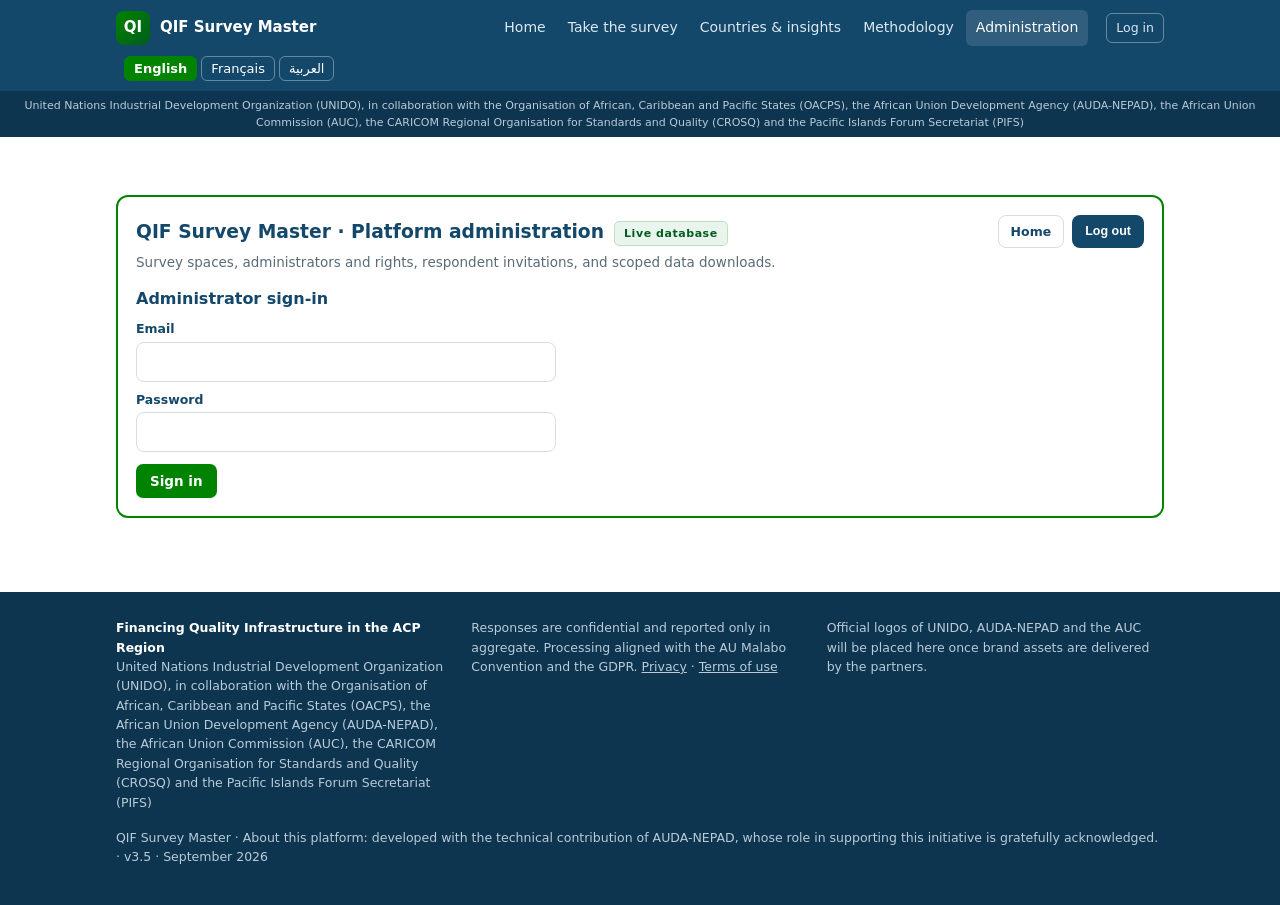
<file: admin.html>
<!DOCTYPE html>
<html lang="en">
<head>
<meta charset="utf-8">
<meta name="viewport" content="width=device-width, initial-scale=1">
<meta name="robots" content="noindex">
<title>Administration · Financing Quality Infrastructure in the ACP Region</title>
<link rel="icon" href="favicon.svg" type="image/svg+xml">
<link rel="stylesheet" href="main.css">
<style>
.partkpis{display:grid;grid-template-columns:repeat(auto-fit,minmax(120px,1fr));gap:10px}
.partkpi{background:var(--band,#EEF3F7);border-radius:10px;padding:12px 14px}
.partkpi b{display:block;font-size:22px;color:var(--navy,#14486B);line-height:1.1}
.partkpi span{font-size:12px;color:var(--grey,#55646F)}
.statuschip.submitted{background:#E9F5EC;color:#1E7D5A}
.statuschip.await{background:#FDF3E3;color:#9a6a12}
.statuschip.inprog{background:#E7F0FB;color:#2E6FDB}
.statuschip.stopped{background:#FBEDEC;color:#CB4A34}
.respitem{display:flex;justify-content:space-between;gap:10px;align-items:flex-start;padding:9px 0;border-bottom:1px solid var(--hair,rgba(16,35,58,.10))}
.respitem .grow{min-width:0}
.respitem time{font-size:11.5px;color:var(--grey,#55646F);white-space:nowrap}
</style>
</head>
<body>
<noscript><div style="background:#14486B;color:#fff;font:13.5px/1.55 system-ui,Arial,sans-serif;padding:13px 18px;text-align:center">This platform requires JavaScript, which your network appears to be blocking. Please ask your IT service to allow <b>auda-nepad-survey.org</b> and <b>vmvcfhlsloscayhxjdmu.supabase.co</b> (the survey's secure database), or open this site from another network or device.<br>Cette plateforme nécessite JavaScript, que votre réseau semble bloquer. Demandez à votre service informatique d'autoriser <b>auda-nepad-survey.org</b> et <b>vmvcfhlsloscayhxjdmu.supabase.co</b>, ou ouvrez ce site depuis un autre réseau.</div></noscript>
<main id="main">
  <div class="adminbanner" id="banner" style="display:none" aria-hidden="true"></div>
  <section class="pad" style="padding-bottom:6px"><div class="wrap">
    <div class="console" style="border-color:var(--accent)">
      <h3 style="display:flex;align-items:center;gap:10px;flex-wrap:wrap"><span id="v3-title"></span> <span id="v3-mode"></span><span style="margin-inline-start:auto;display:inline-flex;gap:8px"><a id="v3-home" href="index.html" style="font-size:12.5px;font-weight:600;color:var(--navy);border:1px solid var(--line);border-radius:8px;padding:6px 12px;text-decoration:none"></a><button type="button" id="v3-out" style="font-size:12.5px;font-weight:700;color:#fff;background:var(--navy);border:0;border-radius:8px;padding:7px 13px;cursor:pointer"></button></span></h3>
      <p class="sub" id="v3-sub" style="font-size:13.5px"></p>

      <form id="v3-login" style="display:none;max-width:420px">
        <h4 id="v3-li-t" style="color:var(--navy);margin:6px 0"></h4>
        <label id="v3-li-l1" style="display:block;font-size:12.5px;font-weight:600;color:var(--navy);margin:8px 0 3px"></label>
        <input id="v3-li-email" type="email" autocomplete="username" style="width:100%;padding:10px;border:1px solid var(--line);border-radius:8px;font-size:15px;font-family:inherit">
        <label id="v3-li-l2" style="display:block;font-size:12.5px;font-weight:600;color:var(--navy);margin:8px 0 3px"></label>
        <input id="v3-li-pw" type="password" autocomplete="current-password" style="width:100%;padding:10px;border:1px solid var(--line);border-radius:8px;font-size:15px;font-family:inherit">
        <p style="margin:12px 0 0"><button class="cbtn" id="v3-li-btn" type="submit"></button></p>
        <div class="gatemsg" id="v3-li-msg"></div>
      </form>

      <form id="v3-changepw" style="display:none;max-width:420px">
        <div class="pwmodal"><b id="v3-pw-t"></b>
          <input id="v3-pw-new" type="password" autocomplete="new-password" minlength="12" style="width:100%;margin-top:8px;padding:10px;border:1px solid var(--line);border-radius:8px;font-size:15px;font-family:inherit">
          <p style="margin:10px 0 0"><button class="cbtn" id="v3-pw-btn" type="submit"></button></p>
          <div class="gatemsg" id="v3-pw-msg"></div>
        </div>
      </form>

      <div id="v3-console" style="display:none">
        <div class="cbox">
          <h4 id="v3-sp-t"></h4>
          <p class="note" id="v3-sp-n"></p>
          <div id="v3-spaces"></div>
        </div>

        <div class="cbox">
          <h4 id="v3-team-t"></h4>
          <p class="note" id="v3-team-n"></p>
          <div id="v3-team-create" style="display:none">
            <div class="cgrid2">
              <div><label id="v3-l-email"></label><input id="v3-adm-email" type="email"></div>
              <div><label id="v3-l-name"></label><input id="v3-adm-name" type="text"></div>
              <div><label id="v3-l-org"></label><input id="v3-adm-org" type="text"></div>
              <div><label id="v3-l-role"></label><select id="v3-adm-role"></select></div>
            </div>
            <label id="v3-l-regions" style="margin-top:10px"></label>
            <div class="rights" id="v3-adm-regions"></div>
            <div class="cgrid2" style="margin-top:8px">
              <div><label id="v3-l-countries"></label><input id="v3-adm-countries" type="text" placeholder="GHA KEN JAM …"></div>
              <div style="display:flex;align-items:flex-end"><label class="ck" style="font-size:13px"><input type="checkbox" id="v3-adm-dl" checked> <span id="v3-l-dl"></span></label></div>
            </div>
            <p style="margin:12px 0 0"><button class="cbtn" id="v3-adm-btn"></button></p>
            <div class="gatemsg" id="v3-adm-msg"></div>
            <div class="pwmodal" id="v3-adm-out" style="display:none"></div>
          </div>
          <div id="v3-team-list" style="margin-top:10px"></div>
        </div>

        <div class="cbox">
          <h4 id="v3-inv-t"></h4>
          <p class="note" id="v3-inv-n"></p>
          <div class="cgrid2">
            <div><label id="v3-l-iemail"></label><input id="v3-inv-email" type="email"></div>
            <div><label id="v3-l-iname"></label><input id="v3-inv-name" type="text"></div>
            <div><label id="v3-l-icountry"></label><select id="v3-inv-country"></select></div>
            <div><label id="v3-l-icat"></label><select id="v3-inv-cat"></select></div>
            <div><label id="v3-l-ilevel"></label><select id="v3-inv-level"></select></div>
          </div>
          <p style="margin:12px 0 0"><button class="cbtn" id="v3-inv-btn"></button></p>
          <div class="gatemsg" id="v3-inv-msg"></div>
          <div class="pwmodal" id="v3-inv-out" style="display:none"></div>
          <div id="v3-inv-list" style="margin-top:10px"></div>
        </div>

        <div class="cbox" id="v3-req-box">
          <h4 id="v3-req-t"></h4>
          <div id="v3-req-list"></div>
        </div>

        <div class="cbox" id="v3-part-box">
          <h4 id="v3-part-t"></h4>
          <p class="note" id="v3-part-n"></p>
          <div id="v3-part-kpis" class="partkpis"></div>
          <h5 id="v3-part-live-t" style="margin:16px 0 6px;font-size:13px;color:var(--grey)"></h5>
          <div id="v3-part-live"></div>
          <h5 id="v3-part-resp-t" style="margin:16px 0 6px;font-size:13px;color:var(--grey)"></h5>
          <div id="v3-part-list"></div>
          <h5 id="v3-part-awt-t" style="margin:16px 0 6px;font-size:13px;color:var(--grey)"></h5>
          <div id="v3-part-await"></div>
        </div>

        <div class="cbox" id="v3-dl-box">
          <h4 id="v3-dl-t"></h4>
          <p class="note" id="v3-dl-n"></p>
          <div class="dlgrid">
            <div><label id="v3-l-scope"></label><select id="v3-dl-scope"></select></div>
            <div><label id="v3-l-theme"></label><select id="v3-dl-theme"></select></div>
            <div><label id="v3-l-resp"></label><input id="v3-dl-resp" type="text" placeholder="GHA-NSB-01 / email"></div>
          </div>
          <p style="margin:12px 0 0">
            <button class="cbtn" id="v3-dl-xls">Excel (.xls)</button>
            <button class="cbtn sec" id="v3-dl-csv">CSV</button>
          </p>
        </div>

        <div class="cbox">
          <h4 id="v3-log-t"></h4>
          <ul class="alog" id="v3-log"></ul>
        </div>
      </div>
    </div>
  </div></section>

  <section class="pad" style="display:none" aria-hidden="true"><div class="wrap">

    <div class="console">
      <h3 id="ac-title"></h3>
      <p class="sub" id="ac-sub" style="font-size:13.5px"></p>
      <div class="rolebar" id="rolebar"></div>
      <p class="note" id="ac-rolenote" style="color:var(--grey);font-size:12.5px;margin:0"></p>

      <div class="cbox" id="box-pending">
        <h4 id="p-title"></h4>
        <p class="note" id="p-note"></p>
        <div id="pending"></div>
      </div>

      <div class="cbox" id="box-create">
        <h4 id="cr-title"><span id="cr-t"></span><span class="locknote" id="cr-lock" style="display:none"></span></h4>
        <p class="note" id="cr-note"></p>
        <div class="cgrid2">
          <div><label for="cr-name" id="l-crname"></label><input id="cr-name" type="text"></div>
          <div><label for="cr-country" id="l-crcountry"></label><select id="cr-country"></select></div>
          <div><label for="cr-cat" id="l-crcat"></label><select id="cr-cat"></select></div>
          <div><label for="cr-level" id="l-crlevel"></label><select id="cr-level"></select></div>
          <div><label for="cr-email" id="l-cremail"></label><input id="cr-email" type="email"></div>
          <div><label for="cr-phone" id="l-crphone"></label><input id="cr-phone" type="tel"></div>
        </div>
        <p style="margin:12px 0 0"><button class="cbtn" id="cr-btn"></button></p>
        <div class="gatemsg" id="cr-msg"></div>
        <div class="mailprev" id="cr-mail"></div>
      </div>

      <div class="cbox">
        <h4 id="q-title"></h4>
        <p class="note" id="q-note"></p>
        <label for="q-country" id="l-qcountry" style="max-width:280px"></label>
        <select id="q-country" style="max-width:280px"></select>
        <div class="tablewrap" style="margin-top:10px"><table class="qmx" id="qmx"></table></div>
      </div>

      <div class="cbox">
        <h4 id="r-title"></h4>
        <div class="tablewrap"><table class="data" style="min-width:760px"><thead><tr id="reg-head"></tr></thead><tbody id="reg-body"></tbody></table></div>
        <div class="mailprev" id="rs-mail"></div>
      </div>

      <div class="cbox">
        <h4 id="a-title"></h4>
        <p class="note" id="a-note"></p>
        <div class="roster" id="roster"></div>
      </div>

      <div class="cbox">
        <h4 id="log-title"></h4>
        <ul class="alog" id="alog"></ul>
      </div>
    </div>

    <div id="v2-legacy" style="display:none" aria-hidden="true">
    <h2 class="sec">Coordinator dashboard <span class="badge demo" id="bd"></span></h2>
    <p class="sub" id="sub"></p>
    <div class="kpis" id="kpis"></div>

    <div class="chartbox">
      <h3 id="t-funnel"></h3>
      <div class="demo-wm"><span class="badge demo" id="d1"></span></div>
      <div id="funnel"></div>
    </div>

    <div class="chartbox">
      <h3 id="t-resp"></h3>
      <div class="demo-wm"><span class="badge demo" id="d2"></span></div>
      <div class="tablewrap"><table class="data" style="min-width:640px"><thead><tr id="rhead"></tr></thead><tbody id="rows"></tbody></table></div>
      <p style="margin-top:12px">
        <button class="btn small nav sec" onclick="alert(T(DEMOTXT.exportNote))" id="x1"></button>
        <button class="btn small nav sec" onclick="alert(T(DEMOTXT.exportNote))" id="x2"></button>
        <button class="btn small nav sec" onclick="alert(T(DEMOTXT.exportNote))" id="x3"></button>
      </p>
    </div>

    <div class="chartbox">
      <h3 id="t-queue"></h3>
      <div class="demo-wm"><span class="badge demo" id="d3"></span></div>
      <div id="queue" class="matrix"></div>
    </div>
    </div>
  </div></section>
</main>
<script src="config.js"></script>
<script src="i18n.js"></script>
<script src="common.js"></script>
<script src="countries.js"></script>
<script src="bank_part1.js"></script>
<script src="db.js"></script>
<script src="access.js"></script>
<script>
qiMount("admin");
var C = {
 title:{ en:"Access control console", fr:"Console de contrôle des accès", ar:"وحدة التحكم في الوصول" },
 sub:{ en:"Who can take the survey is decided here. The super admin creates respondent IDs from the profile and level lists; partner admins from UNIDO, AUDA-NEPAD and AUC (maximum 5 per organization, identical privileges) grant access, approve requests and send system emails. Access is restricted to authorized administrators; every action is recorded in the audit log.",
      fr:"C'est ici que se décide qui répond à l'enquête. Le super administrateur crée les identifiants à partir des listes de profils et de niveaux ; les administrateurs partenaires de l'ONUDI, l'AUDA-NEPAD et la CUA (5 maximum par organisation, privilèges identiques) accordent les accès, approuvent les demandes et envoient les courriels du système. L'accès est réservé aux administrateurs autorisés ; chaque action est consignée dans le journal d'audit.",
      ar:"هنا يتقرر من يشارك في الاستبيان. ينشئ المشرف العام معرّفات المجيبين وفق قوائم الملفات والمستويات؛ ويمنح مديرو المنظمات الشريكة من اليونيدو وأودا-نيباد والمفوضية (خمسة كحد أقصى لكل منظمة، بصلاحيات متطابقة) الوصول ويعتمدون الطلبات ويرسلون رسائل النظام. الوصول مقصور على المديرين المخولين؛ وتُسجل جميع العمليات في سجل التدقيق." },
 viewAs:{ en:"Acting as", fr:"Agir en tant que", ar:"العمل بصفة" },
 superRole:{ en:"Super admin", fr:"Super administrateur", ar:"المشرف العام" },
 roleNote:{ en:"The three partner organizations have the same privileges and the same levels. Only the super admin creates respondent IDs, manages the admin rosters and revokes access.",
            fr:"Les trois organisations partenaires ont les mêmes privilèges et les mêmes niveaux. Seul le super administrateur crée les identifiants, gère les listes d'administrateurs et révoque les accès.",
            ar:"للمنظمات الشريكة الثلاث الصلاحيات نفسها والمستويات نفسها. المشرف العام وحده ينشئ المعرّفات ويدير قوائم المديرين ويلغي الوصول." },
 superOnly:{ en:"super admin only", fr:"réservé au super administrateur", ar:"للمشرف العام فقط" },
 pTitle:{ en:"Sign-up requests awaiting a decision", fr:"Demandes d'inscription en attente", ar:"طلبات التسجيل بانتظار قرار" },
 pNote:{ en:"Requests arrive here when automatic validation cannot grant access: profile quota already full, later-wave country, or manual review requested.",
         fr:"Les demandes arrivent ici quand la validation automatique ne peut pas accorder l'accès : quota du profil atteint, pays d'une vague ultérieure ou examen manuel demandé.",
         ar:"تصل الطلبات إلى هنا عندما يتعذر منح الوصول تلقائياً: اكتمال حصة الملف، أو بلد من موجة لاحقة، أأو طلب مراجعة يدوية." },
 pEmpty:{ en:"No pending requests.", fr:"Aucune demande en attente.", ar:"لا توجد طلبات معلّقة." },
 approve:{ en:"Approve and send access", fr:"Approuver et envoyer l'accès", ar:"اعتماد وإرسال بيانات الدخول" },
 rejectB:{ en:"Reject", fr:"Rejeter", ar:"رفض" },
 whyQuota:{ en:"quota full", fr:"quota atteint", ar:"الحصة مكتملة" },
 whyWave:{ en:"later wave", fr:"vague ultérieure", ar:"موجة لاحقة" },
 whyManual:{ en:"manual review", fr:"examen manuel", ar:"مراجعة يدوية" },
 quotaBlock:{ en:"Cannot approve: the quota for this profile is still full. Free a seat first (revoke).",
              fr:"Approbation impossible : le quota de ce profil est toujours atteint. Libérez d'abord une place (révoquer).",
              ar:"يتعذر الاعتماد: حصة هذا الملف ما تزال مكتملة. حرّروا مقعداً أولاً (إلغاء وصول)." },
 crTitle:{ en:"Create respondent access", fr:"Créer un accès répondant", ar:"إنشاء وصول لمجيب" },
 crNote:{ en:"Issues a simple ID and a 4-digit code from the respondent's country, sector and hierarchical level, then sends the invitation by email or SMS (simulated). Quotas are enforced: maximum 2 per sector and level per country, and a single head respondent for the unique national QI institutions.",
          fr:"Génère un identifiant simple et un code à 4 chiffres à partir du pays, du secteur et du niveau hiérarchique, puis envoie l'invitation par courriel ou SMS (simulé). Les quotas s'appliquent : 2 maximum par secteur et niveau par pays, et un seul dirigeant pour les institutions nationales uniques de l'IQ.",
          ar:"يُنشئ معرّفاً بسيطاً ورمزاً من أربعة أرقام وفق بلد المجيب وقطاعه ومستواه الوظيفي، ثم يرسل الدعوة بالبريد أو رسالة نصية (محاكاة). تُطبَّق الحصص: اثنان كحد أقصى لكل قطاع ومستوى في كل بلد، ومسؤول أول واحد فقط للمؤسسات الوطنية الفريدة للجودة." },
 name:{ en:"Full name", fr:"Nom complet", ar:"الاسم الكامل" },
 country:{ en:"Country", fr:"Pays", ar:"البلد" },
 cat:{ en:"Sector / organization type", fr:"Secteur / type d'organisation", ar:"القطاع / نوع المنظمة" },
 level:{ en:"Hierarchical level", fr:"Niveau hiérarchique", ar:"المستوى الوظيفي" },
 email:{ en:"Email", fr:"Courriel", ar:"البريد الإلكتروني" },
 phone:{ en:"or phone", fr:"ou téléphone", ar:"أو الهاتف" },
 crBtn:{ en:"Create ID and send invitation", fr:"Créer l'identifiant et envoyer l'invitation", ar:"إنشاء المعرّف وإرسال الدعوة" },
 crOk:{ en:"Access created. Invitation sent (simulated):", fr:"Accès créé. Invitation envoyée (simulé) :", ar:"تم إنشاء الوصول. أُرسلت الدعوة (محاكاة):" },
 crQuota:{ en:"Quota reached for this country, sector and level. Two respondents already hold this profile (one for heads of unique QI institutions).",
           fr:"Quota atteint pour ce pays, secteur et niveau. Deux répondants occupent déjà ce profil (un seul pour les dirigeants des institutions uniques de l'IQ).",
           ar:"اكتملت الحصة لهذا البلد والقطاع والمستوى. يشغل هذا الملف مجيبان بالفعل (وواحد فقط لرؤساء مؤسسات الجودة الفريدة)." },
 crFields:{ en:"Complete every field and give an email or phone number.", fr:"Remplissez tous les champs et indiquez un courriel ou un téléphone.", ar:"أكملوا جميع الحقول وقدّموا بريداً إلكترونياً أو هاتفاً." },
 qTitle:{ en:"Respondent quotas by sector and level", fr:"Quotas de répondants par secteur et niveau", ar:"حصص المجيبين حسب القطاع والمستوى" },
 qNote:{ en:"Used seats / cap. Cap 2 by default; 1 for the head of the national standards body, metrology institute or accreditation body. A ministry can have two directors general for the same sector.",
         fr:"Places utilisées / plafond. Plafond 2 par défaut ; 1 pour le dirigeant de l'organisme national de normalisation, de métrologie ou d'accréditation. Un ministère peut avoir deux directeurs généraux pour le même secteur.",
         ar:"المقاعد المستخدمة / السقف. السقف 2 افتراضياً؛ و1 لرئيس هيئة المواصفات أو معهد المترولوجيا أو هيئة الاعتماد الوطنية. ويمكن أن يكون لوزارة ما مديران عامان للقطاع نفسه." },
 rTitle:{ en:"Respondent register", fr:"Registre des répondants", ar:"سجل المجيبين" },
 regCols:[ {en:"ID",fr:"ID",ar:"المعرّف"}, {en:"Name",fr:"Nom",ar:"الاسم"}, {en:"Country",fr:"Pays",ar:"البلد"}, {en:"Sector",fr:"Secteur",ar:"القطاع"}, {en:"Level",fr:"Niveau",ar:"المستوى"}, {en:"Contact",fr:"Contact",ar:"جهة الاتصال"}, {en:"Status",fr:"Statut",ar:"الحالة"}, {en:"Actions",fr:"Actions",ar:"إجراءات"} ],
 stActive:{ en:"active", fr:"actif", ar:"نشط" }, stInvited:{ en:"invited", fr:"invité", ar:"مدعو" }, stRevoked:{ en:"revoked", fr:"révoqué", ar:"ملغى" },
 resend:{ en:"Resend invitation", fr:"Renvoyer l'invitation", ar:"إعادة إرسال الدعوة" },
 revoke:{ en:"Revoke", fr:"Révoquer", ar:"إلغاء الوصول" },
 aTitle:{ en:"Partner administrators (max 5 per organization)", fr:"Administrateurs partenaires (5 max par organisation)", ar:"مديرو المنظمات الشريكة (خمسة كحد أقصى لكل منظمة)" },
 aNote:{ en:"UNIDO, AUDA-NEPAD and AUC administrators all hold the same privileges and the same levels.",
         fr:"Les administrateurs de l'ONUDI, de l'AUDA-NEPAD et de la CUA ont tous les mêmes privilèges et les mêmes niveaux.",
         ar:"يتمتع مديرو اليونيدو وأودا-نيباد والمفوضية جميعاً بالصلاحيات نفسها والمستويات نفسها." },
 addAdmin:{ en:"Add", fr:"Ajouter", ar:"إضافة" },
 remove:{ en:"remove", fr:"retirer", ar:"إزالة" },
 capMsg:{ en:"Maximum reached: 5 administrators for this organization.", fr:"Maximum atteint : 5 administrateurs pour cette organisation.", ar:"بلغتم الحد الأقصى: خمسة مديرين لهذه المنظمة." },
 adminFields:{ en:"Give a name and a valid email.", fr:"Indiquez un nom et un courriel valide.", ar:"أدخلوا اسماً وبريداً إلكترونياً صالحاً." },
 seats:{ en:"seats used", fr:"places utilisées", ar:"مقاعد مستخدمة" },
 logTitle:{ en:"Activity log", fr:"Journal d'activité", ar:"سجل النشاط" },
 lockedMsg:{ en:"This action is reserved for the super admin. Switch role above to demonstrate it.",
             fr:"Cette action est réservée au super administrateur. Changez de rôle ci-dessus pour la démontrer.",
             ar:"هذا الإجراء مخصص للمشرف العام. بدّلوا الدور أعلاه لعرضه." }
};
var ORGS = { unido:"UNIDO", auda:"AUDA-NEPAD", auc:"AUC", oacps:"OACPS" };
var ROLE_KEY = "qi_admin_role";
function role(){ try { return localStorage.getItem(ROLE_KEY) || "super"; } catch(e){ return "super"; } }
function setRole(r){ try { localStorage.setItem(ROLE_KEY, r); } catch(e){} paint(); }
function isSuper(){ return role() === "super"; }
var P2 = QI_BANK_P1.profile.find(function(q){ return q.id === "P2"; });
var P3 = QI_BANK_P1.profile.find(function(q){ return q.id === "P3"; });
function catLabel(v){ var o = P2.opts.find(function(x){ return x.v === v; }); return o ? T(o.t) : v; }
function levelLabel(v){ var o = P3.opts.find(function(x){ return x.v === v; }); return o ? T(o.t) : v; }
function cName(iso3){ var c = QI_COUNTRIES.find(function(x){ return x.iso3 === iso3; }); return c ? c[qiLang] : iso3; }
function roleName(){ return isSuper() ? T(C.superRole) : ORGS[role()] + " admin"; }

document.getElementById("ac-title").textContent = T(C.title);
document.getElementById("ac-sub").textContent = T(C.sub);
document.getElementById("ac-rolenote").textContent = T(C.roleNote);
document.getElementById("p-title").textContent = T(C.pTitle);
document.getElementById("p-note").textContent = T(C.pNote);
document.getElementById("cr-t").textContent = T(C.crTitle);
document.getElementById("cr-lock").textContent = T(C.superOnly);
document.getElementById("cr-note").textContent = T(C.crNote);
document.getElementById("l-crname").textContent = T(C.name);
document.getElementById("l-crcountry").textContent = T(C.country);
document.getElementById("l-crcat").textContent = T(C.cat);
document.getElementById("l-crlevel").textContent = T(C.level);
document.getElementById("l-cremail").textContent = T(C.email);
document.getElementById("l-crphone").textContent = T(C.phone);
document.getElementById("cr-btn").textContent = T(C.crBtn);
document.getElementById("q-title").textContent = T(C.qTitle);
document.getElementById("q-note").textContent = T(C.qNote);
document.getElementById("l-qcountry").textContent = T(C.country);
document.getElementById("r-title").textContent = T(C.rTitle);
document.getElementById("a-title").textContent = T(C.aTitle);
document.getElementById("a-note").textContent = T(C.aNote);
document.getElementById("log-title").textContent = T(C.logTitle);

var csort = QI_COUNTRIES.slice().sort(function(a,b){ return a[qiLang].localeCompare(b[qiLang], qiLang); });
document.getElementById("cr-country").innerHTML = csort.map(function(c){
  return '<option value="' + c.iso3 + '"' + (c.iso3 === "GHA" ? " selected" : "") + '>' + esc(c[qiLang]) + (c.w1 ? "" : " ·") + '</option>';
}).join("");
document.getElementById("cr-cat").innerHTML = P2.opts.map(function(o){ return '<option value="' + o.v + '">' + esc(T(o.t)) + '</option>'; }).join("");
document.getElementById("cr-level").innerHTML = P3.opts.map(function(o){ return '<option value="' + o.v + '">' + esc(T(o.t)) + '</option>'; }).join("");
var qsel = document.getElementById("q-country");
qsel.innerHTML = csort.filter(function(c){ return c.w1; }).map(function(c){
  return '<option value="' + c.iso3 + '"' + (c.iso3 === "GHA" ? " selected" : "") + '>' + esc(c[qiLang]) + '</option>';
}).join("");
qsel.onchange = paint;

function paint(){
  var st = QIA.state();
  // role bar
  var roles = [["super", T(C.superRole)], ["unido","UNIDO"], ["auda","AUDA-NEPAD"], ["auc","AUC"], ["oacps","OACPS"]];
  document.getElementById("rolebar").innerHTML = '<span style="align-self:center;font-size:12.5px;color:var(--grey)">' + esc(T(C.viewAs)) + '</span>' +
    roles.map(function(r){
      return '<button type="button" class="' + (r[0] === "super" ? "super" : "") + '" aria-pressed="' + (role() === r[0]) + '" onclick="setRole(\'' + r[0] + '\')">' + esc(r[1]) + '</button>';
    }).join("");

  // pending queue
  var pend = st.pending;
  document.getElementById("pending").innerHTML = pend.length === 0 ?
    '<p class="note" style="margin:6px 0 0">' + esc(T(C.pEmpty)) + '</p>' :
    pend.map(function(p){
      var whyT = p.reason === "quota" ? C.whyQuota : (p.reason === "wave" ? C.whyWave : C.whyManual);
      return '<div class="pitem"><span class="why ' + p.reason + '">' + esc(T(whyT)) + '</span>' +
        '<span class="grow"><b>' + esc(p.name) + '</b><br><span style="color:var(--grey)">' +
        esc(cName(p.iso3)) + " · " + esc(catLabel(p.cat)) + " · " + esc(levelLabel(p.level)) +
        (p.title ? " · " + esc(p.title) : "") + " · " + esc(p.email || p.phone) + "</span></span>" +
        '<button class="cbtn" onclick="doApprove(\'' + p.ref + '\')">' + esc(T(C.approve)) + "</button>" +
        '<button class="cbtn warn" ' + (isSuper() ? "" : "disabled title=\"" + esc(T(C.superOnly)) + "\"") + ' onclick="doReject(\'' + p.ref + '\')">' + esc(T(C.rejectB)) + "</button></div>";
    }).join("");

  // create form lock
  var locked = !isSuper();
  document.getElementById("cr-lock").style.display = locked ? "inline-block" : "none";
  ["cr-name","cr-country","cr-cat","cr-level","cr-email","cr-phone","cr-btn"].forEach(function(id){
    document.getElementById(id).disabled = locked;
  });

  // quota matrix
  var iso3 = qsel.value || "GHA";
  var head = "<tr><th>" + esc(T(C.cat)) + "</th>" + P3.opts.map(function(l){ return "<th>" + esc(T(l.t)).split(" (")[0].split("(")[0] + "</th>"; }).join("") + "</tr>";
  var body = P2.opts.map(function(cat){
    return "<tr><td>" + esc(T(cat.t)).split(" (")[0] + "</td>" + P3.opts.map(function(l){
      var cap = QIA.quotaCap(cat.v, l.v), u = QIA.quotaUsed(iso3, cat.v, l.v);
      return '<td class="' + (u >= cap ? "full" : (u > 0 ? "free" : "")) + '">' + u + "/" + cap + "</td>";
    }).join("") + "</tr>";
  }).join("");
  document.getElementById("qmx").innerHTML = head + body;

  // register
  document.getElementById("reg-head").innerHTML = C.regCols.map(function(c){ return "<th>" + esc(T(c)) + "</th>"; }).join("");
  document.getElementById("reg-body").innerHTML = st.respondents.map(function(r){
    var stT = r.status === "active" ? C.stActive : (r.status === "revoked" ? C.stRevoked : C.stInvited);
    return "<tr><td><b>" + esc(r.id) + "</b></td><td>" + esc(r.name) + "</td><td>" + esc(cName(r.iso3)) + "</td>" +
      "<td>" + esc(catLabel(r.cat)) + "</td><td>" + esc(levelLabel(r.level)) + "</td><td>" + esc(r.email || r.phone || "") + "</td>" +
      '<td><span class="statuschip ' + r.status + '">' + esc(T(stT)) + "</span></td>" +
      '<td style="white-space:nowrap"><button class="cbtn sec" onclick="doResend(\'' + r.id + '\')">' + esc(T(C.resend)) + "</button> " +
      '<button class="cbtn warn" ' + (isSuper() && r.status !== "revoked" ? "" : "disabled") + ' onclick="doRevoke(\'' + r.id + '\')">' + esc(T(C.revoke)) + "</button></td></tr>";
  }).join("");

  // rosters
  document.getElementById("roster").innerHTML = Object.keys(ORGS).map(function(org){
    var list = QIA.state().admins[org] || [];
    return '<div class="org"><b>' + ORGS[org] + '</b> <span class="cap">' + list.length + "/5 " + esc(T(C.seats)) + "</span>" +
      "<ul>" + list.map(function(a, i){
        return "<li><span>" + esc(a.name) + '<br><span style="color:var(--grey);font-size:11.5px">' + esc(a.email) + "</span></span>" +
          (isSuper() ? '<button class="rm" onclick="doRmAdmin(\'' + org + "'," + i + ')">' + esc(T(C.remove)) + "</button>" : "") + "</li>";
      }).join("") + "</ul>" +
      (isSuper() ? '<div style="display:flex;gap:6px;flex-wrap:wrap"><input type="text" id="an-' + org + '" placeholder="' + esc(T(C.name)) + '" style="flex:1;min-width:90px">' +
        '<input type="email" id="ae-' + org + '" placeholder="' + esc(T(C.email)) + '" style="flex:1;min-width:90px">' +
        '<button class="cbtn" onclick="doAddAdmin(\'' + org + '\')">' + esc(T(C.addAdmin)) + "</button></div>" +
        '<div class="gatemsg" id="am-' + org + '"></div>' : "") +
      "</div>";
  }).join("");

  // log
  document.getElementById("alog").innerHTML = QIA.state().log.slice(0, 12).map(function(l){
    return "<li><time>" + esc(l.t) + "</time>" + esc(l.a) + "</li>";
  }).join("");
}

window.doApprove = function(ref){
  var r = QIA.approve(ref, roleName());
  if (!r.ok && r.why === "quota") { alert(T(C.quotaBlock)); return; }
  if (r.ok) showMail("cr-mail", r.rec);
  paint();
};
window.doReject = function(ref){ if (!isSuper()) { alert(T(C.lockedMsg)); return; } QIA.reject(ref, roleName()); paint(); };
window.doRevoke = function(id){ if (!isSuper()) { alert(T(C.lockedMsg)); return; } QIA.revoke(id, roleName()); paint(); };
window.doResend = function(id){
  var r = QIA.resend(id, roleName());
  if (r.ok) showMail("rs-mail", r.rec);
  paint();
};
window.doAddAdmin = function(org){
  var res = QIA.addAdmin(org, document.getElementById("an-" + org).value.trim(), document.getElementById("ae-" + org).value.trim());
  if (!res.ok) { alert(T(res.why === "cap" ? C.capMsg : C.adminFields)); return; }
  paint();
};
window.doRmAdmin = function(org, i){ QIA.removeAdmin(org, i); paint(); };
function showMail(id, rec){
  var el = document.getElementById(id);
  el.style.display = "block";
  el.textContent = T(C.crOk) + "\n\n" + QIA.invitation(rec, qiLang);
}
document.getElementById("cr-btn").onclick = function(){
  var m = document.getElementById("cr-msg"); m.className = "gatemsg";
  var res = QIA.create({
    name: document.getElementById("cr-name").value.trim(),
    iso3: document.getElementById("cr-country").value,
    cat: document.getElementById("cr-cat").value,
    level: document.getElementById("cr-level").value,
    email: document.getElementById("cr-email").value.trim(),
    phone: document.getElementById("cr-phone").value.trim()
  });
  if (!res.ok) { m.className = "gatemsg err"; m.textContent = T(res.why === "quota" ? C.crQuota : C.crFields); return; }
  showMail("cr-mail", res.rec);
  document.getElementById("cr-name").value = ""; document.getElementById("cr-email").value = ""; document.getElementById("cr-phone").value = "";
  paint();
};
paint();

var DEMOTXT = {
 sub:{ en:"What partner admins and country coordinators will see: completion tracking, respondent rosters, the verification review queue, and scoped exports. In the full platform this area sits behind login with MFA and role-based access for AUDA-NEPAD, UNIDO and AUC.",
       fr:"Ce que verront les administrateurs partenaires et les coordonnateurs nationaux : suivi de complétion, listes de répondants, file de vérification et exports par périmètre. Sur la plateforme complète, cet espace est protégé par authentification avec MFA et droits par rôle pour l'AUDA-NEPAD, l'ONUDI et la CUA.",
       ar:"ما سيراه مديرو المنظمات الشريكة والمنسقون الوطنيون: تتبع الإنجاز، وقوائم المجيبين، وقائمة مراجعة التحقق، والتصدير حسب الصلاحيات. في المنصة الكاملة تكون هذه المساحة خلف تسجيل دخول مع تحقق متعدد العوامل وصلاحيات حسب الدور لأودا-نيباد واليونيدو والمفوضية." },
 funnel:{ en:"Completion funnel (sample)", fr:"Entonnoir de complétion (exemple)", ar:"قمع الإنجاز (عينة)" },
 resp:{ en:"Respondent roster (sample)", fr:"Liste des répondants (exemple)", ar:"قائمة المجيبين (عينة)" },
 queue:{ en:"Verification review queue (sample)", fr:"File de vérification (exemple)", ar:"قائمة مراجعة التحقق (عينة)" },
 exportNote:{ en:"Demo only. In the full platform this downloads a scoped CSV or XLSX export with an audit-log entry.",
              fr:"Démo uniquement. Sur la plateforme complète, ce bouton télécharge un export CSV ou XLSX avec journalisation.",
              ar:"عرض تجريبي فقط. في المنصة الكاملة يُنزِّل هذا الزر ملف CSV أو XLSX ضمن الصلاحيات مع قيد في سجل التدقيق." },
 x1:{ en:"Export by country", fr:"Export par pays", ar:"تصدير حسب البلد" },
 x2:{ en:"Export by tier", fr:"Export par palier", ar:"تصدير حسب الفئة" },
 x3:{ en:"Export by module", fr:"Export par module", ar:"تصدير حسب الوحدة" },
 cols:[ { en:"ID", fr:"ID", ar:"المعرف" }, { en:"Country", fr:"Pays", ar:"البلد" }, { en:"Family", fr:"Famille", ar:"الفئة" }, { en:"Status", fr:"Statut", ar:"الحالة" }, { en:"Minutes", fr:"Minutes", ar:"الدقائق" } ],
 status:{ done:{ en:"Completed", fr:"Terminé", ar:"مكتمل" }, prog:{ en:"In progress", fr:"En cours", ar:"قيد الإنجاز" }, inv:{ en:"Invited", fr:"Invité", ar:"مدعو" } }
};
document.getElementById("banner").textContent = T(QI_I18N.admin.banner);
document.getElementById("sub").textContent = T(DEMOTXT.sub);
document.getElementById("bd").textContent = T(QI_I18N.insights.demo);
["d1","d2","d3"].forEach(function(id){ document.getElementById(id).textContent = T(QI_I18N.insights.demo); });
document.getElementById("t-funnel").textContent = T(DEMOTXT.funnel);
document.getElementById("t-resp").textContent = T(DEMOTXT.resp);
document.getElementById("t-queue").textContent = T(DEMOTXT.queue);
document.getElementById("x1").textContent = T(DEMOTXT.x1);
document.getElementById("x2").textContent = T(DEMOTXT.x2);
document.getElementById("x3").textContent = T(DEMOTXT.x3);

var kp = [ ["240", { en:"Invitations sent", fr:"Invitations envoyées", ar:"دعوات مُرسلة" }],
  ["118", { en:"Started", fr:"Commencés", ar:"بدأوا" }],
  ["86", { en:"Completed", fr:"Terminés", ar:"أكملوا" }],
  ["21.4", { en:"Median minutes", fr:"Minutes médianes", ar:"الوسيط بالدقائق" }],
  ["9", { en:"Evidence files", fr:"Pièces justificatives", ar:"وثائق داعمة" }] ];
document.getElementById("kpis").innerHTML = kp.map(function(k){
  return '<div class="kpi"><b>' + k[0] + '</b><span>' + esc(T(k[1])) + '</span></div>';
}).join("");

var stages = [ [T({en:"Invited",fr:"Invités",ar:"مدعوون"}), 240], [T({en:"Opened",fr:"Ouverts",ar:"فتحوا"}), 154],
  [T({en:"Started",fr:"Commencés",ar:"بدأوا"}), 118], [T({en:"Completed",fr:"Terminés",ar:"أكملوا"}), 86] ];
document.getElementById("funnel").innerHTML = '<svg viewBox="0 0 640 150" style="width:100%;height:auto">' +
  stages.map(function(s, i){
    var w = 470 * s[1] / 240, y = 8 + i * 35;
    return '<text x="140" y="' + (y + 14) + '" text-anchor="end" font-size="11.5" fill="#222">' + esc(s[0]) + '</text>' +
      '<rect x="150" y="' + y + '" width="' + w + '" height="20" rx="3" fill="#2a78d6" opacity="' + (1 - i * 0.14) + '"></rect>' +
      '<text x="' + (155 + w) + '" y="' + (y + 14) + '" font-size="11.5" font-weight="700" fill="#222">' + s[1] + '</text>';
  }).join("") + '</svg>';

var fams = ["F-FIN","F-GOV","F-QIP","F-QIP","F-REG","F-PSU","F-BDF","F-DEV","F-QIP","F-GOV","F-PSU","F-FIN"];
var w1c = QI_COUNTRIES.filter(function(c){ return c.w1; });
var sts = ["done","done","prog","done","inv","prog","done","done","prog","inv","done","done"];
var mins = ["22","19","·","24","·","·","20","26","·","·","18","23"];
document.getElementById("rhead").innerHTML = DEMOTXT.cols.map(function(c){ return "<th>" + esc(T(c)) + "</th>"; }).join("");
document.getElementById("rows").innerHTML = fams.map(function(f, i){
  var c = w1c[i % w1c.length];
  return "<tr><td>R-" + String(101 + i) + "</td><td>" + esc(c[qiLang]) + "</td><td>" + esc(T(QI_I18N.families[f])) + "</td>" +
    "<td>" + esc(T(DEMOTXT.status[sts[i]])) + "</td><td>" + mins[i] + "</td></tr>";
}).join("");

var queue = [
 { en:"R-104 · composition sums checked, straight-lining suspected on A10", fr:"R-104 · sommes vérifiées, réponse uniforme suspectée sur A10", ar:"R-104 · تم فحص المجاميع، يُشتبه بنمط إجابات موحد في A10" },
 { en:"R-107 · completion in 6 minutes, flagged for coordinator confirmation", fr:"R-107 · complété en 6 minutes, signalé pour confirmation du coordonnateur", ar:"R-107 · أُكمل في 6 دقائق، محال لتأكيد المنسق" },
 { en:"R-111 · A1 answer contradicts the verified NQP register entry", fr:"R-111 · la réponse A1 contredit l'entrée vérifiée du registre PNQ", ar:"R-111 · إجابة A1 تخالف قيد السجل المُتحقَّق منه للسياسة الوطنية للجودة" } ];
document.getElementById("queue").innerHTML = queue.map(function(q){
  return '<div class="mrow" style="font-size:13.5px">' + esc(T(q)) + '</div>';
}).join("");
</script>
<script src="admin3.js"></script>
<script>
(function(){
  var h = document.getElementById("v3-home"), o = document.getElementById("v3-out");
  h.href = "index.html?lang=" + qiLang;
  h.textContent = T({ en:"Home", fr:"Accueil", ar:"الرئيسية" });
  o.textContent = T(QI_I18N.auth.logout);
  o.onclick = function(){
    try { localStorage.removeItem("qi_admin_role"); } catch(e){}
    Promise.resolve(QIDB.signOut && QIDB.signOut()).then(function(){ location.href = "index.html?lang=" + qiLang; });
  };
})();
</script>
</body>
</html>
</file>
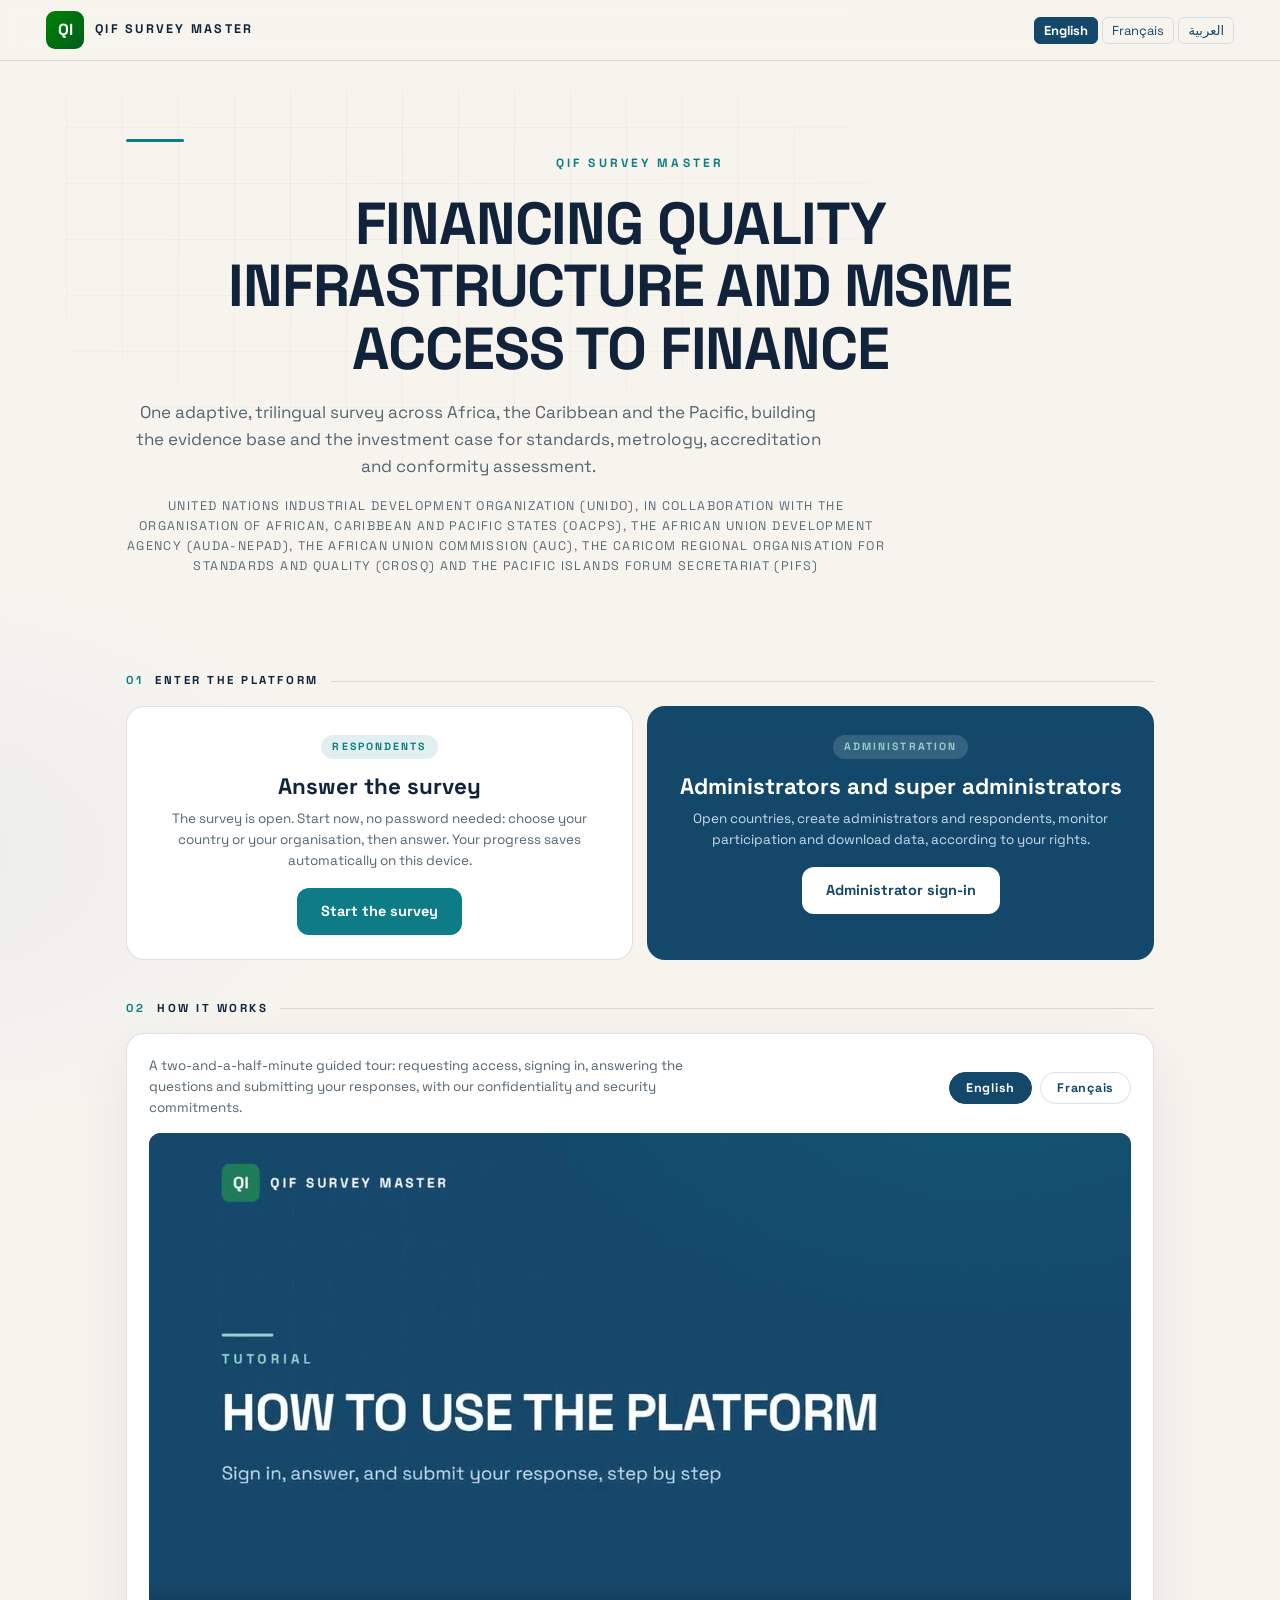
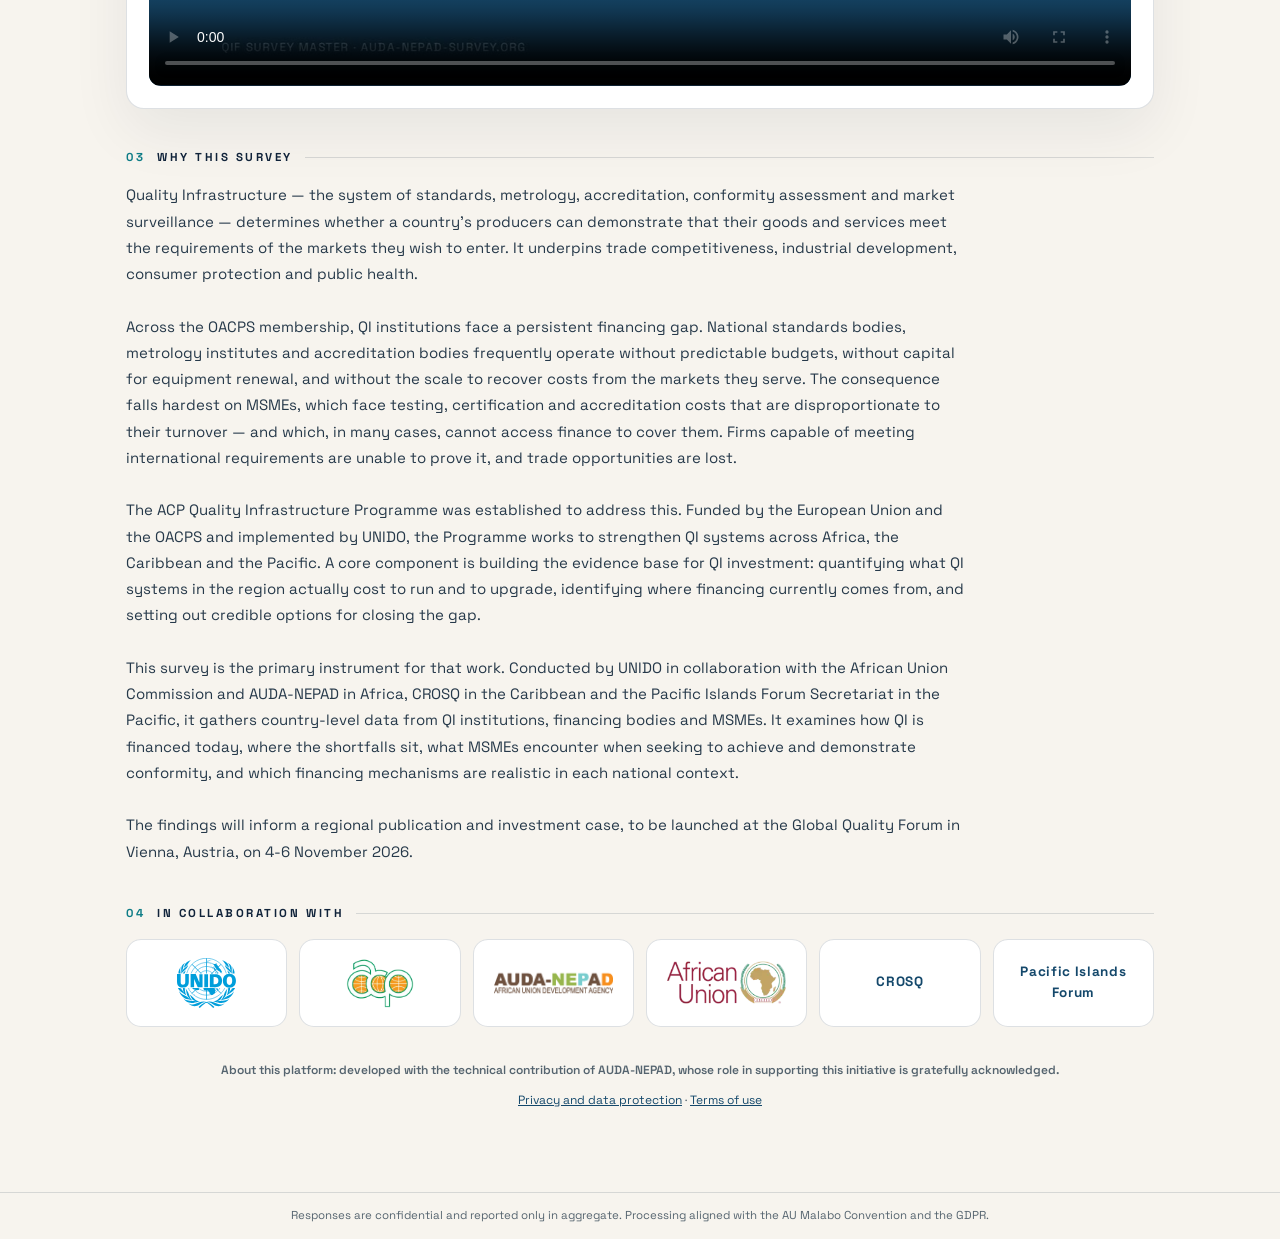
<file: home.html>
<!DOCTYPE html>
<html lang="en">
<head>
<meta charset="utf-8">
<meta name="viewport" content="width=device-width, initial-scale=1">
<title>QIF Survey Master · Home</title>
<meta name="description" content="Survey on Financing Quality Infrastructure and MSME Access to Finance. Three survey spaces: Africa, the Caribbean and the Pacific. AUDA-NEPAD | UNIDO | AUC | OACPS.">
<meta name="robots" content="noindex">
<link rel="icon" href="favicon.svg" type="image/svg+xml">
<link rel="stylesheet" href="main.css">
</head>
<body>
<noscript><div style="background:#14486B;color:#fff;font:13.5px/1.55 system-ui,Arial,sans-serif;padding:13px 18px;text-align:center">This platform requires JavaScript, which your network appears to be blocking. Please ask your IT service to allow <b>auda-nepad-survey.org</b> and <b>vmvcfhlsloscayhxjdmu.supabase.co</b> (the survey's secure database), or open this site from another network or device.<br>Cette plateforme nécessite JavaScript, que votre réseau semble bloquer. Demandez à votre service informatique d'autoriser <b>auda-nepad-survey.org</b> et <b>vmvcfhlsloscayhxjdmu.supabase.co</b>, ou ouvrez ce site depuis un autre réseau.</div></noscript>
<main id="main">
  <div class="hero"><div class="wrap">
    <div class="kicker" id="h-kick"></div>
    <h1 id="h-title"></h1>
    <p class="lead" id="h-lead"></p>
    <p style="margin-top:22px">
      <a class="btn primary" id="h-cta" href="#"></a>
      <a class="btn ghost" id="h-cta2" href="#"></a>
    </p>
  </div></div>

  <section class="pad"><div class="wrap">
    <div class="objbox"><h2 id="obj-t"></h2><p id="obj-b"></p></div>
    <h2 class="sec" id="sp-title"></h2>
    <div class="regboxes" id="regboxes"></div>
  </div></section>

  <section class="pad"><div class="wrap">
    <h2 class="sec" id="how-title"></h2>
    <div class="grid4" id="how-grid"></div>
  </div></section>

  <section class="pad" style="background:var(--light)"><div class="wrap">
    <h2 class="sec" id="c-title"></h2>
    <p class="sub" id="c-sub"></p>
    <div class="regtabs" id="regtabs" role="group"></div>
    <div class="legend" id="c-legend"></div>
    <div class="afmap" id="afmap"></div>
    <div class="mapdetail" id="mapdetail"></div>
  </div></section>
</main>

<script src="config.js"></script>
<script src="i18n.js"></script>
<script src="common.js"></script>
<script src="countries.js"></script>
<script src="db.js"></script>
<script src="access.js"></script>
<script>
var __sess = QIA.session();
if (!__sess) { location.replace("index.html?lang=" + qiLang); }
qiMount("home");
var I = QI_I18N;
document.getElementById("h-kick").textContent = T(I.product.name) + " · " + T(I.hero.kicker);
document.getElementById("h-title").textContent = T(I.hero.title);
document.getElementById("h-lead").textContent = T(I.hero.lead);
var cta = document.getElementById("h-cta"); cta.textContent = T(I.hero.cta); cta.href = "survey.html?lang=" + qiLang;
var cta2 = document.getElementById("h-cta2"); cta2.textContent = T(I.hero.cta2); cta2.href = "insights.html?lang=" + qiLang;
document.getElementById("obj-t").textContent = T(I.objectives.title);
document.getElementById("obj-b").textContent = T(I.objectives.body);
document.getElementById("sp-title").textContent = T({ en:"Three survey spaces", fr:"Trois espaces d'enquête", ar:"ثلاثة فضاءات للاستبيان" });
document.getElementById("how-title").textContent = T(I.how.title);
document.getElementById("how-grid").innerHTML = I.how.steps.map(function(s, i){
  return '<div class="card"><div class="stepnum">' + (i + 1) + '</div><h3>' + esc(T(s.t)) + '</h3><p>' + esc(T(s.d)) + '</p></div>';
}).join("");
document.getElementById("c-title").textContent = T(I.countries.title);
document.getElementById("c-sub").textContent = T(I.countries.sub);
document.getElementById("c-legend").innerHTML =
  '<span><i style="background:var(--t3)"></i>' + esc(T(I.tiers[3].name)) + '</span>' +
  '<span><i style="background:var(--t2)"></i>' + esc(T(I.tiers[2].name)) + '</span>' +
  '<span><i style="background:var(--t1)"></i>' + esc(T(I.tiers[1].name)) + '</span>' +
  '<span><i style="background:#fff;border:2px solid var(--navy);border-radius:50%"></i>' + esc(T(I.regions.statusOpen)) + '</span>';

// ---- Three spaces: region boxes + per-region dynamic map ----
var STATUS = QI_COUNTRIES.reduce(function(m, c){ m[c.iso3] = c.w1; return m; }, {});
var curReg = "africa";
var TIERC = { 1:"#eb6834", 2:"#2a78d6", 3:"#008300" };
var MAPTXT = {
  hint:{ en:"Tap a country for details.", fr:"Touchez un pays pour les détails.", ar:"اضغطوا على بلد لعرض التفاصيل." },
  score:{ en:"Recognition score", fr:"Score de reconnaissance", ar:"درجة الاعتراف" }
};

function regCountries(reg){ return QI_COUNTRIES.filter(function(c){ return c.region === reg; }); }

function paintBoxes(){
  document.getElementById("regboxes").innerHTML = ["africa","caribbean","pacific"].map(function(reg){
    var all = regCountries(reg), open = all.filter(function(c){ return STATUS[c.iso3]; });
    return '<button type="button" class="regbox" data-reg="' + reg + '">' +
      '<b>' + esc(T(I.regions[reg])) + '</b>' +
      '<span class="cnt">' + open.length + ' ' + esc(T(I.regions.ofN)) + ' ' + all.length + ' ' + esc(T(I.regions.open)) + '</span>' +
      '<p style="margin:8px 0 0;font-size:12.5px;color:var(--grey)">' + esc(T(I.regions[reg + "Sub"])) + '</p></button>';
  }).join("");
  document.querySelectorAll("#regboxes .regbox").forEach(function(b){
    b.addEventListener("click", function(){
      setRegion(b.getAttribute("data-reg"));
      document.getElementById("c-title").scrollIntoView({ block:"start" });
    });
  });
}

function paintTabs(){
  document.getElementById("regtabs").innerHTML = ["africa","caribbean","pacific"].map(function(reg){
    return '<button type="button" class="' + reg + '" aria-pressed="' + (curReg === reg) + '" data-reg="' + reg + '">' + esc(T(I.regions[reg])) + '</button>';
  }).join("");
  document.querySelectorAll("#regtabs button").forEach(function(b){
    b.addEventListener("click", function(){ setRegion(b.getAttribute("data-reg")); });
  });
}

function drawMap(reg){
  var cs = regCountries(reg);
  // Pacific spans the antimeridian: normalize longitudes onto a 0-360 axis.
  var wrap = reg === "pacific";
  function lonN(l){ return wrap && l < 0 ? l + 360 : l; }
  var lats = cs.map(function(c){ return c.lat; }), lons = cs.map(function(c){ return lonN(c.lon); });
  var minLa = Math.min.apply(null, lats) - 3, maxLa = Math.max.apply(null, lats) + 3;
  var minLo = Math.min.apply(null, lons) - 3, maxLo = Math.max.apply(null, lons) + 3;
  var W = 720, H = Math.max(220, Math.round(W * (maxLa - minLa) / (maxLo - minLo)));
  function px(lon){ return (lonN(lon) - minLo) / (maxLo - minLo) * W; }
  function py(lat){ return (maxLa - lat) / (maxLa - minLa) * H; }
  var grid = "";
  for (var lo = Math.ceil(minLo / 10) * 10; lo <= maxLo; lo += 10) {
    var gx = ((lo - minLo) / (maxLo - minLo) * W).toFixed(1), main = (lo === 0 || lo === 180);
    grid += '<line x1="' + gx + '" y1="0" x2="' + gx + '" y2="' + H + '" stroke="' + (main ? "#C3D4E0" : "#DFE9F0") + '" stroke-width="' + (main ? 1.4 : 1) + '"></line>';
  }
  for (var la = Math.ceil(minLa / 10) * 10; la <= maxLa; la += 10) {
    var gy = py(la).toFixed(1), eq = (la === 0);
    grid += '<line x1="0" y1="' + gy + '" x2="' + W + '" y2="' + gy + '" stroke="' + (eq ? "#C3D4E0" : "#DFE9F0") + '" stroke-width="' + (eq ? 1.4 : 1) + '"></line>';
    if (eq) grid += '<text x="6" y="' + (py(la) - 5) + '" font-size="9" fill="#8AA2B3">0°</text>';
  }
  var dots = "", rings = "";
  cs.forEach(function(c){
    var open = STATUS[c.iso3];
    var x = px(c.lon).toFixed(1), y = py(c.lat).toFixed(1);
    var r = open ? 11 : 8.5;
    if (open) rings += '<circle class="w1ring" cx="' + x + '" cy="' + y + '" r="' + (r + 3.5) + '"></circle>';
    dots += '<circle class="cn" data-iso="' + c.iso3 + '" cx="' + x + '" cy="' + y + '" r="' + r + '" fill="' + TIERC[c.tier] + '" opacity="' + (open ? 1 : 0.62) + '"><title>' + esc(c[qiLang]) + '</title></circle>';
  });
  document.getElementById("afmap").innerHTML =
    '<svg viewBox="0 0 ' + W + ' ' + H + '" role="img" aria-label="' + esc(T(I.regions[reg])) + '">' + grid + rings + dots + '</svg>';
  var detail = document.getElementById("mapdetail");
  detail.innerHTML = '<span class="dim">' + esc(T(MAPTXT.hint)) + '</span>';
  function show(iso){
    var c = cs.find(function(x){ return x.iso3 === iso; }); if (!c) return;
    document.querySelectorAll(".afmap circle.cn").forEach(function(el){ el.classList.toggle("sel", el.getAttribute("data-iso") === iso); });
    detail.innerHTML = "<b>" + esc(c[qiLang]) + "</b>" +
      '<span class="tierpill t' + c.tier + '">' + esc(T(I.tiers[c.tier].name)) + "</span>" +
      '<span>' + esc(T(MAPTXT.score)) + " S: <b>" + c.score.toFixed(1) + "</b></span>" +
      '<span class="dim">' + esc(STATUS[c.iso3] ? T(I.regions.statusOpen) : T(I.regions.statusClosed)) + "</span>";
  }
  document.querySelectorAll(".afmap circle.cn").forEach(function(el){
    el.addEventListener("click", function(){ show(el.getAttribute("data-iso")); });
    el.addEventListener("mouseenter", function(){ show(el.getAttribute("data-iso")); });
  });
  show(cs.filter(function(c){ return STATUS[c.iso3]; })[0] ? cs.filter(function(c){ return STATUS[c.iso3]; })[0].iso3 : cs[0].iso3);
}

function setRegion(reg){ curReg = reg; paintTabs(); drawMap(reg); }

paintBoxes(); paintTabs(); drawMap(curReg);
QIDB.countryStatus().then(function(st){ STATUS = st; paintBoxes(); drawMap(curReg); });
</script>
</body>
</html>
</file>
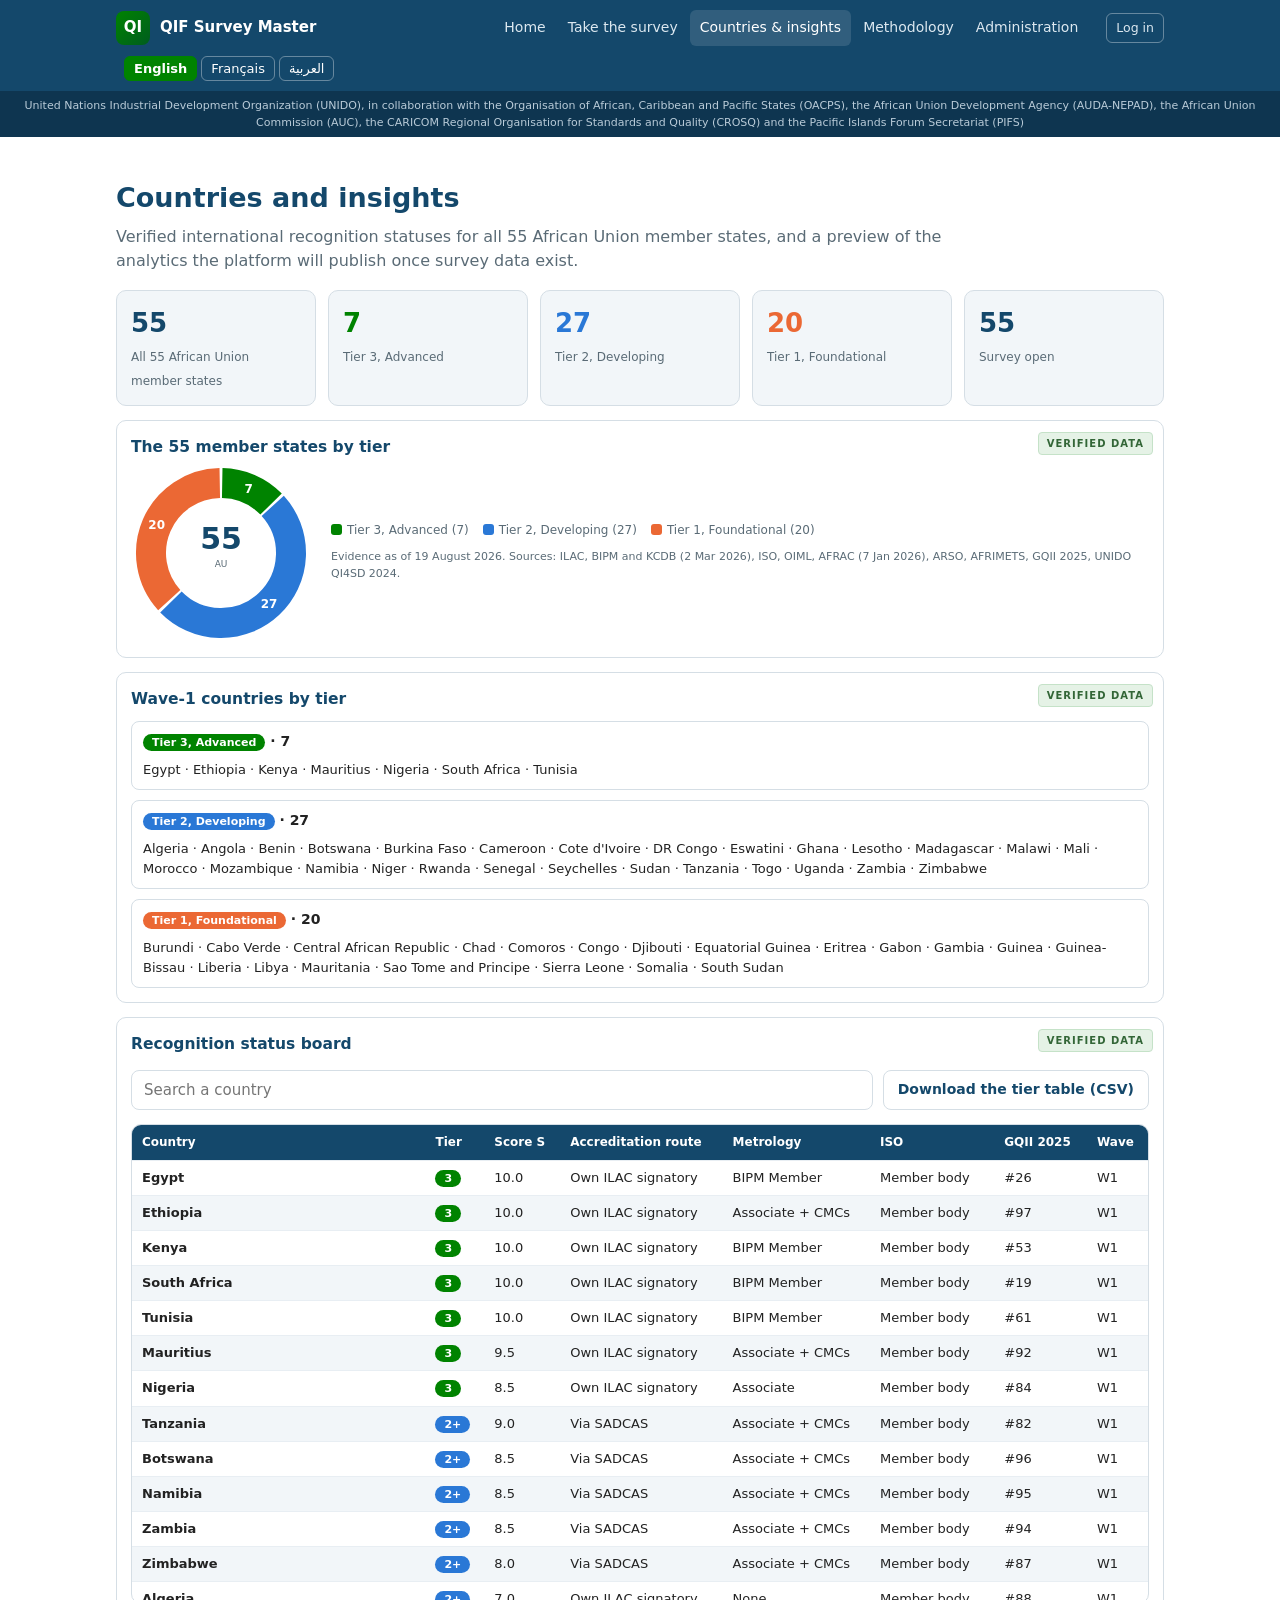
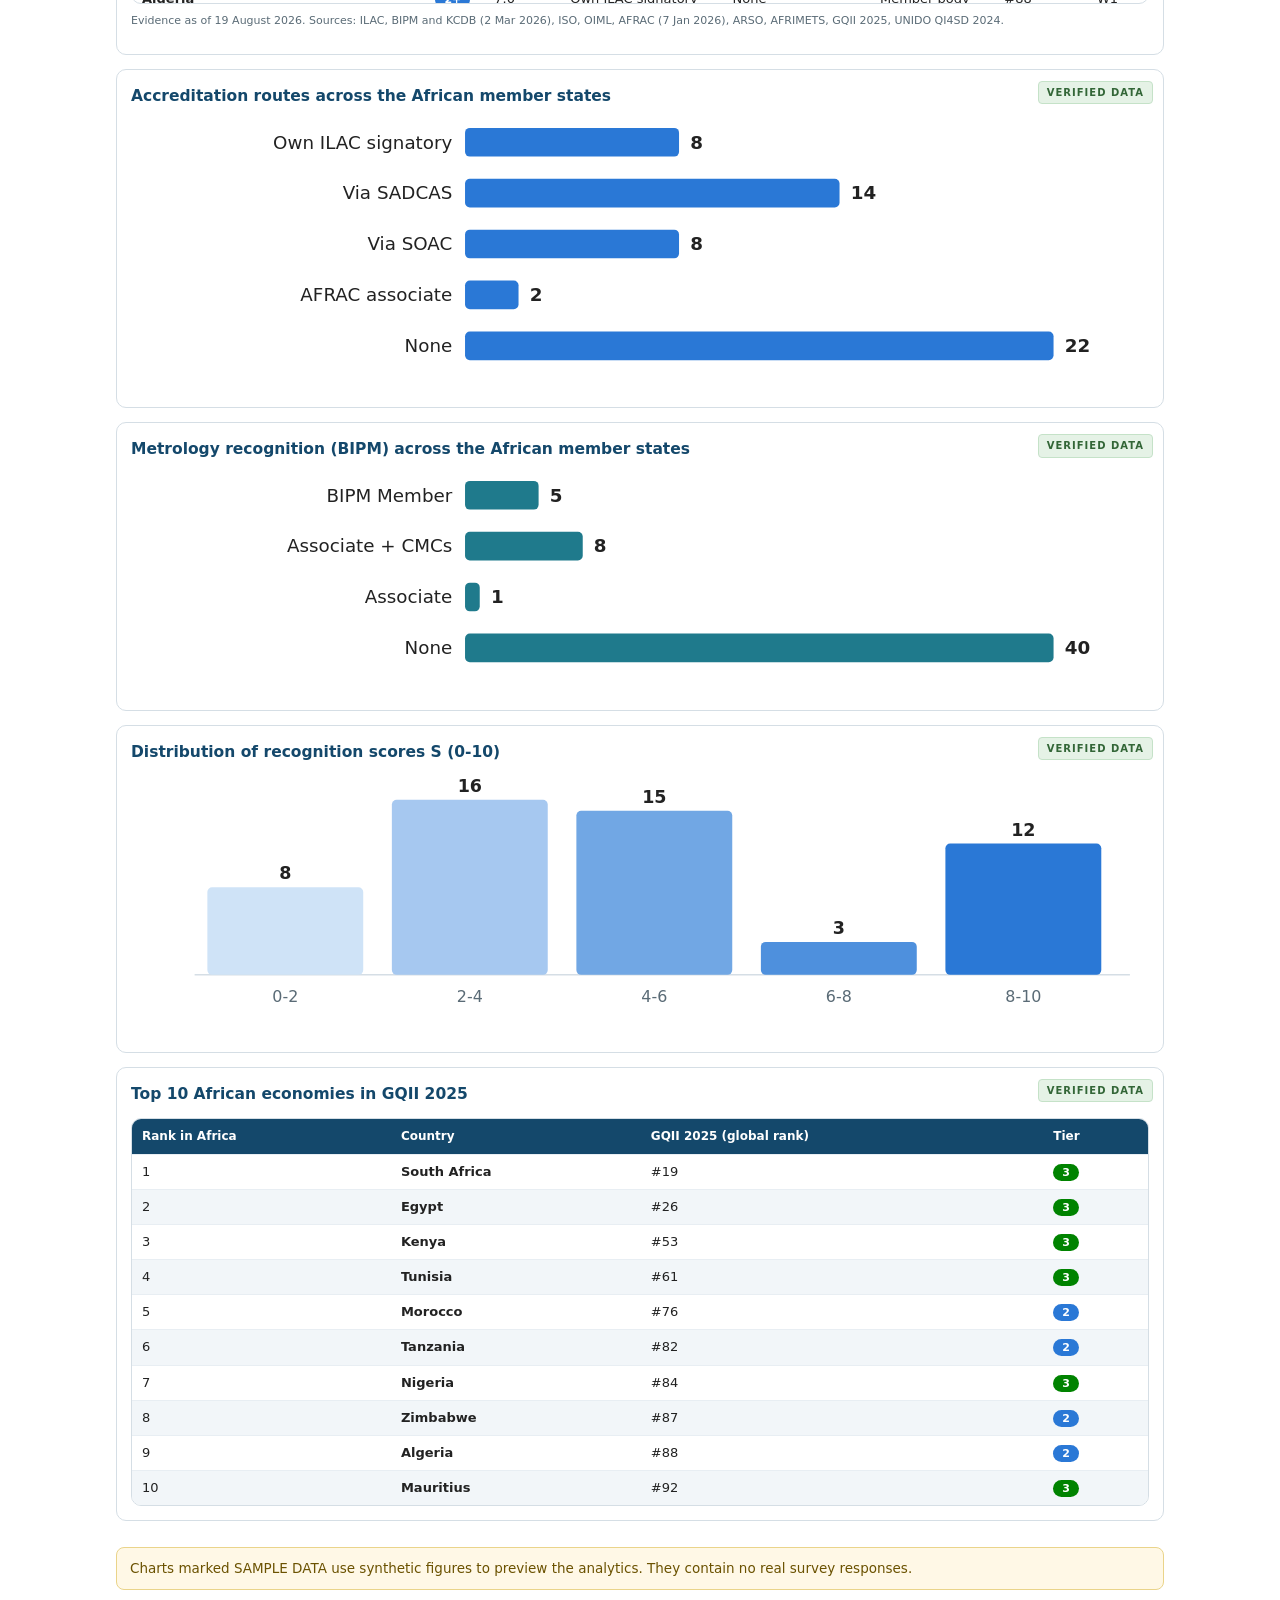
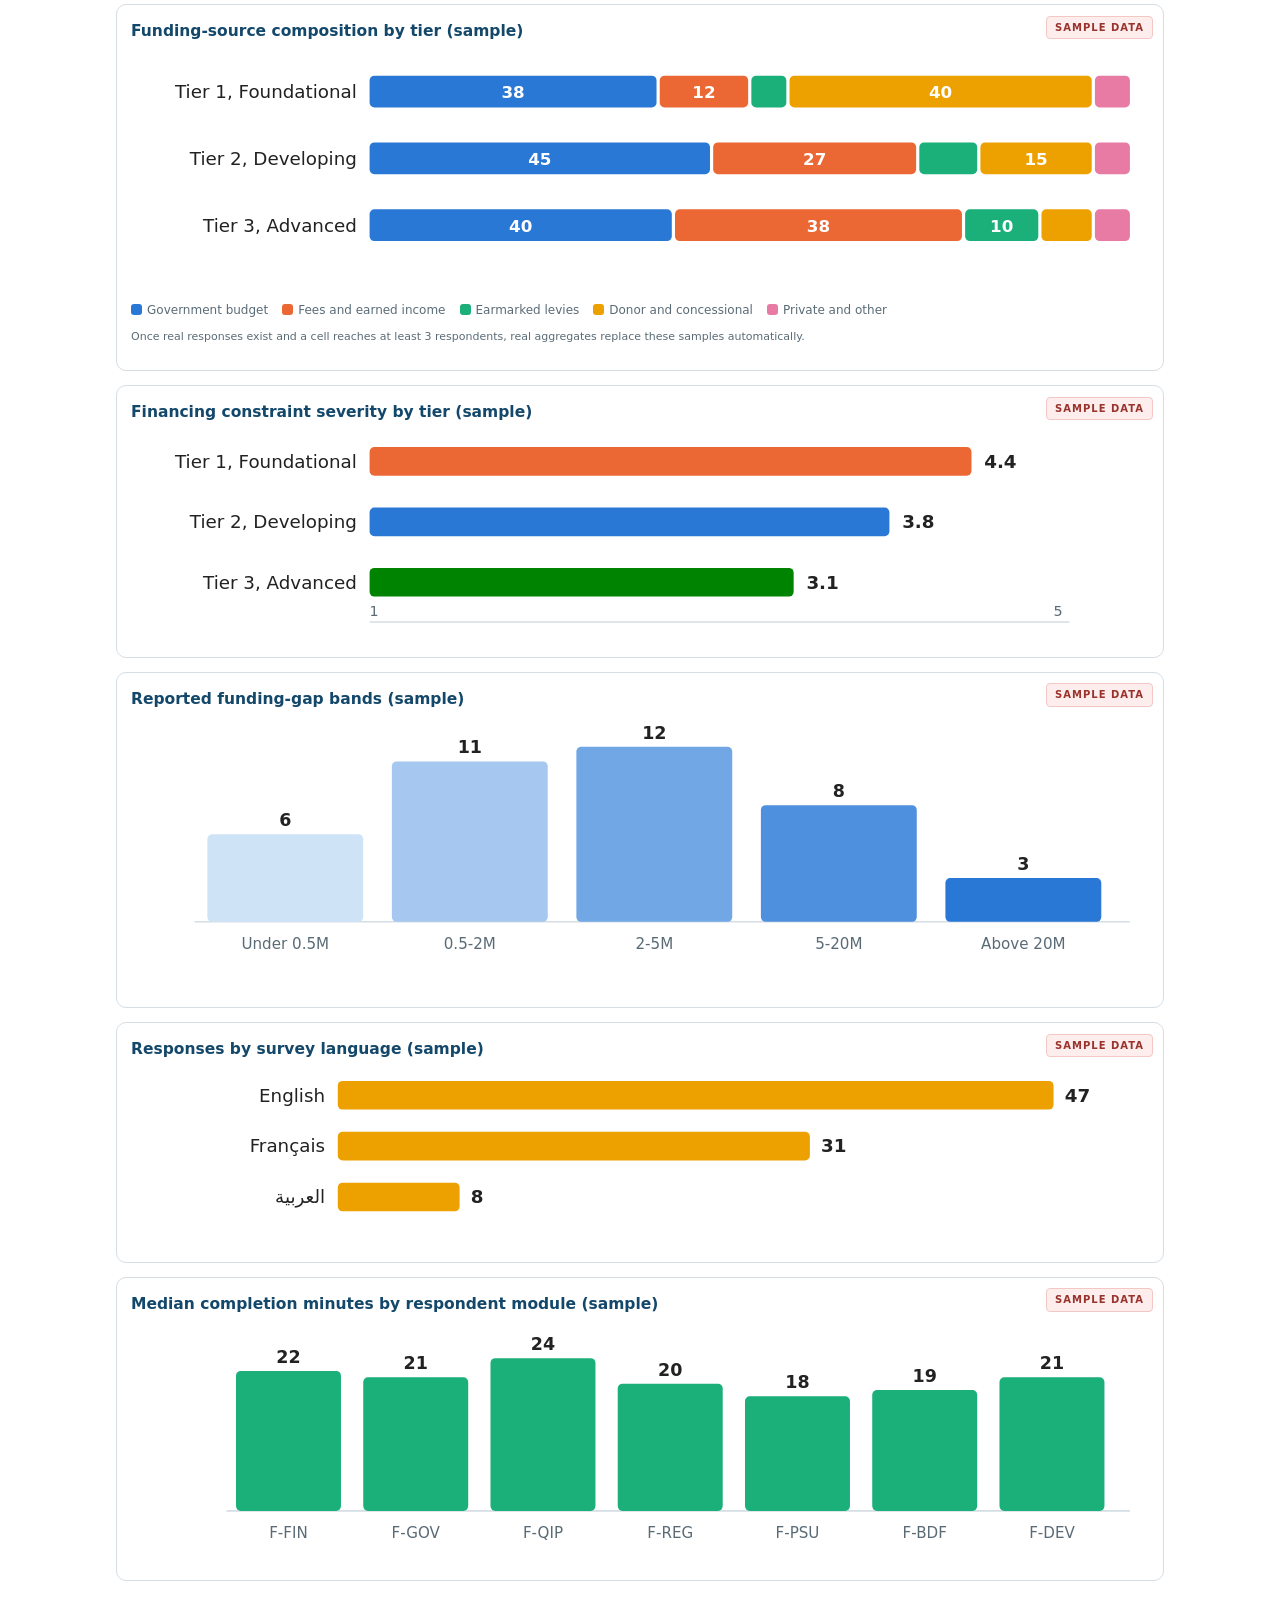
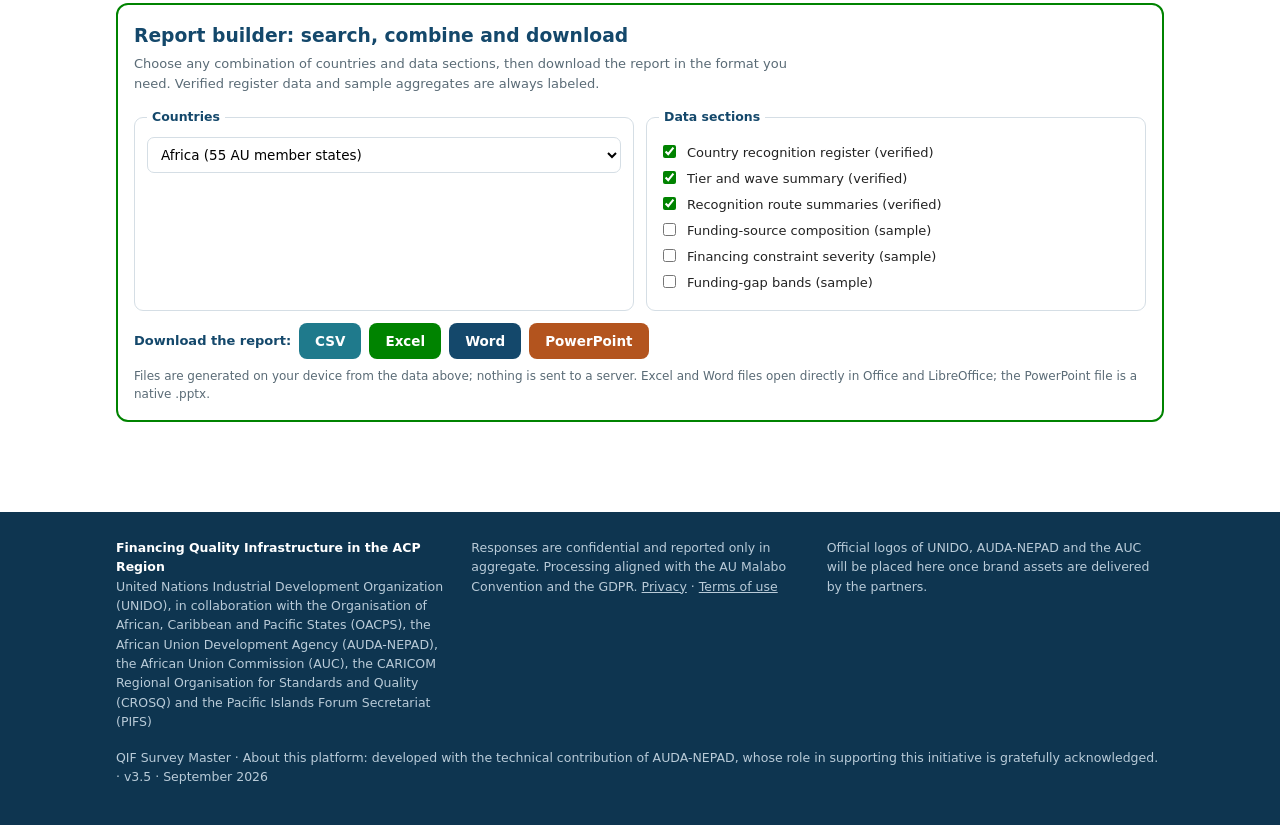
<file: insights.html>
<!DOCTYPE html>
<html lang="en">
<head>
<meta charset="utf-8">
<meta name="viewport" content="width=device-width, initial-scale=1">
<title>Countries and insights · Financing Quality Infrastructure in the ACP Region</title>
<link rel="icon" href="favicon.svg" type="image/svg+xml">
<link rel="stylesheet" href="main.css">
</head>
<body>
<noscript><div style="background:#14486B;color:#fff;font:13.5px/1.55 system-ui,Arial,sans-serif;padding:13px 18px;text-align:center">This platform requires JavaScript, which your network appears to be blocking. Please ask your IT service to allow <b>auda-nepad-survey.org</b> and <b>vmvcfhlsloscayhxjdmu.supabase.co</b> (the survey's secure database), or open this site from another network or device.<br>Cette plateforme nécessite JavaScript, que votre réseau semble bloquer. Demandez à votre service informatique d'autoriser <b>auda-nepad-survey.org</b> et <b>vmvcfhlsloscayhxjdmu.supabase.co</b>, ou ouvrez ce site depuis un autre réseau.</div></noscript>
<main id="main">
  <section class="pad"><div class="wrap">
    <h2 class="sec" id="t-title"></h2>
    <p class="sub" id="t-lead"></p>
    <div class="kpis" id="kpis"></div>

    <div class="chartbox">
      <h3 id="t-dist"></h3>
      <div class="demo-wm"><span class="badge real" id="b1"></span></div>
      <div id="donut"></div>
    </div>

    <div class="chartbox">
      <h3 id="t-w1"></h3>
      <div class="demo-wm"><span class="badge real" id="b2"></span></div>
      <div id="w1"></div>
    </div>

    <div class="chartbox">
      <h3 id="t-board"></h3>
      <div class="demo-wm"><span class="badge real" id="b3"></span></div>
      <div class="cfilter"><input type="search" id="bsearch" autocomplete="off">
        <a class="btn small nav sec" href="QI_Tier_Table_55_AU_States.csv" download id="dl"></a></div>
      <div class="tablewrap" style="max-height:480px;overflow-y:auto">
        <table class="data"><thead><tr id="bhead"></tr></thead><tbody id="board"></tbody></table>
      </div>
      <p class="src" id="t-asof"></p>
    </div>

    <div class="chartbox">
      <h3 id="t-routes"></h3>
      <div class="demo-wm"><span class="badge real" id="b4"></span></div>
      <div id="c-routes"></div>
    </div>
    <div class="chartbox">
      <h3 id="t-met"></h3>
      <div class="demo-wm"><span class="badge real" id="b5"></span></div>
      <div id="c-met"></div>
    </div>
    <div class="chartbox">
      <h3 id="t-hist"></h3>
      <div class="demo-wm"><span class="badge real" id="b6"></span></div>
      <div id="c-hist"></div>
    </div>
    <div class="chartbox">
      <h3 id="t-gqii"></h3>
      <div class="demo-wm"><span class="badge real" id="b7"></span></div>
      <div class="tablewrap"><table class="data" style="min-width:520px"><thead><tr id="ghead"></tr></thead><tbody id="gtop"></tbody></table></div>
    </div>

    <div class="notice" id="demo-note" style="margin-top:26px"></div>

    <div class="chartbox">
      <h3 id="t-fund"></h3>
      <div class="demo-wm"><span class="badge demo" id="d1"></span></div>
      <div id="c-fund"></div>
      <p class="src" id="empty1"></p>
    </div>
    <div class="chartbox">
      <h3 id="t-sev"></h3>
      <div class="demo-wm"><span class="badge demo" id="d2"></span></div>
      <div id="c-sev"></div>
    </div>
    <div class="chartbox">
      <h3 id="t-gap"></h3>
      <div class="demo-wm"><span class="badge demo" id="d3"></span></div>
      <div id="c-gap"></div>
    </div>
    <div class="chartbox">
      <h3 id="t-lang"></h3>
      <div class="demo-wm"><span class="badge demo" id="d4"></span></div>
      <div id="c-lang"></div>
    </div>
    <div class="chartbox">
      <h3 id="t-mins"></h3>
      <div class="demo-wm"><span class="badge demo" id="d5"></span></div>
      <div id="c-mins"></div>
    </div>

    <div class="rb" id="rb"></div>
  </div></section>
</main>
<script src="i18n.js"></script>
<script src="common.js"></script>
<script src="countries.js"></script>
<script>
qiMount("insights");
var N = QI_I18N.insights;
document.getElementById("t-title").textContent = T(N.title);
document.getElementById("t-lead").textContent = T(N.lead);
document.getElementById("t-dist").textContent = T(N.tierDist);
document.getElementById("t-w1").textContent = T(N.w1);
document.getElementById("t-board").textContent = T(N.board);
document.getElementById("t-asof").textContent = T(N.asOf);
document.getElementById("t-fund").textContent = T(N.demoFunding);
document.getElementById("t-sev").textContent = T(N.demoConstraint);
document.getElementById("t-gap").textContent = T(N.demoGap);
document.getElementById("demo-note").textContent = T(N.demoNote);
document.getElementById("empty1").textContent = T(N.emptyNote);
document.getElementById("dl").textContent = T(N.dl);
document.getElementById("bsearch").placeholder = T(QI_I18N.countries.search);
["b1","b2","b3","b4","b5","b6","b7"].forEach(function(id){ document.getElementById(id).textContent = T(N.real); });
["d1","d2","d3","d4","d5"].forEach(function(id){ document.getElementById(id).textContent = T(N.demo); });
document.getElementById("bhead").innerHTML = ["country","tier","score","acc","met","iso","gqii","wave"].map(function(k){
  return "<th>" + esc(T(N.cols[k])) + "</th>";
}).join("");
</script>
<script src="insights.js"></script>
</body>
</html>
</file>
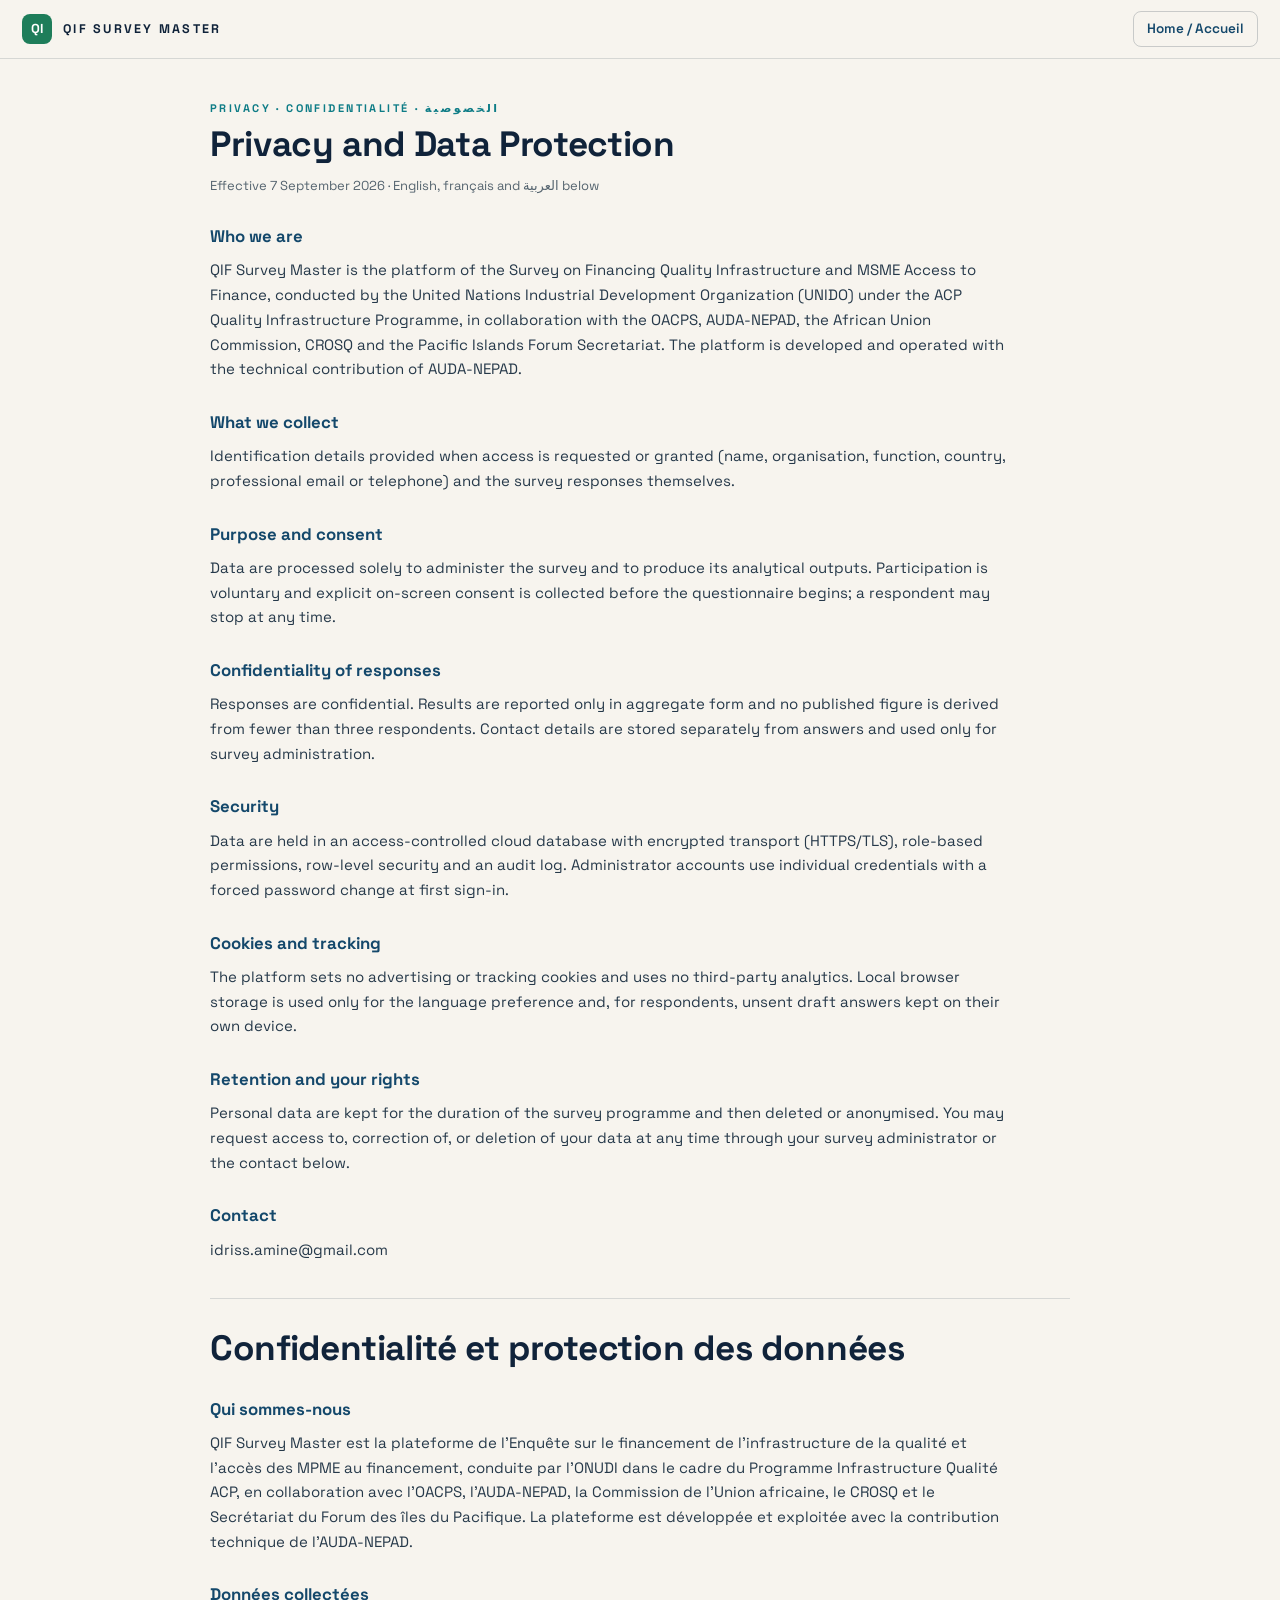
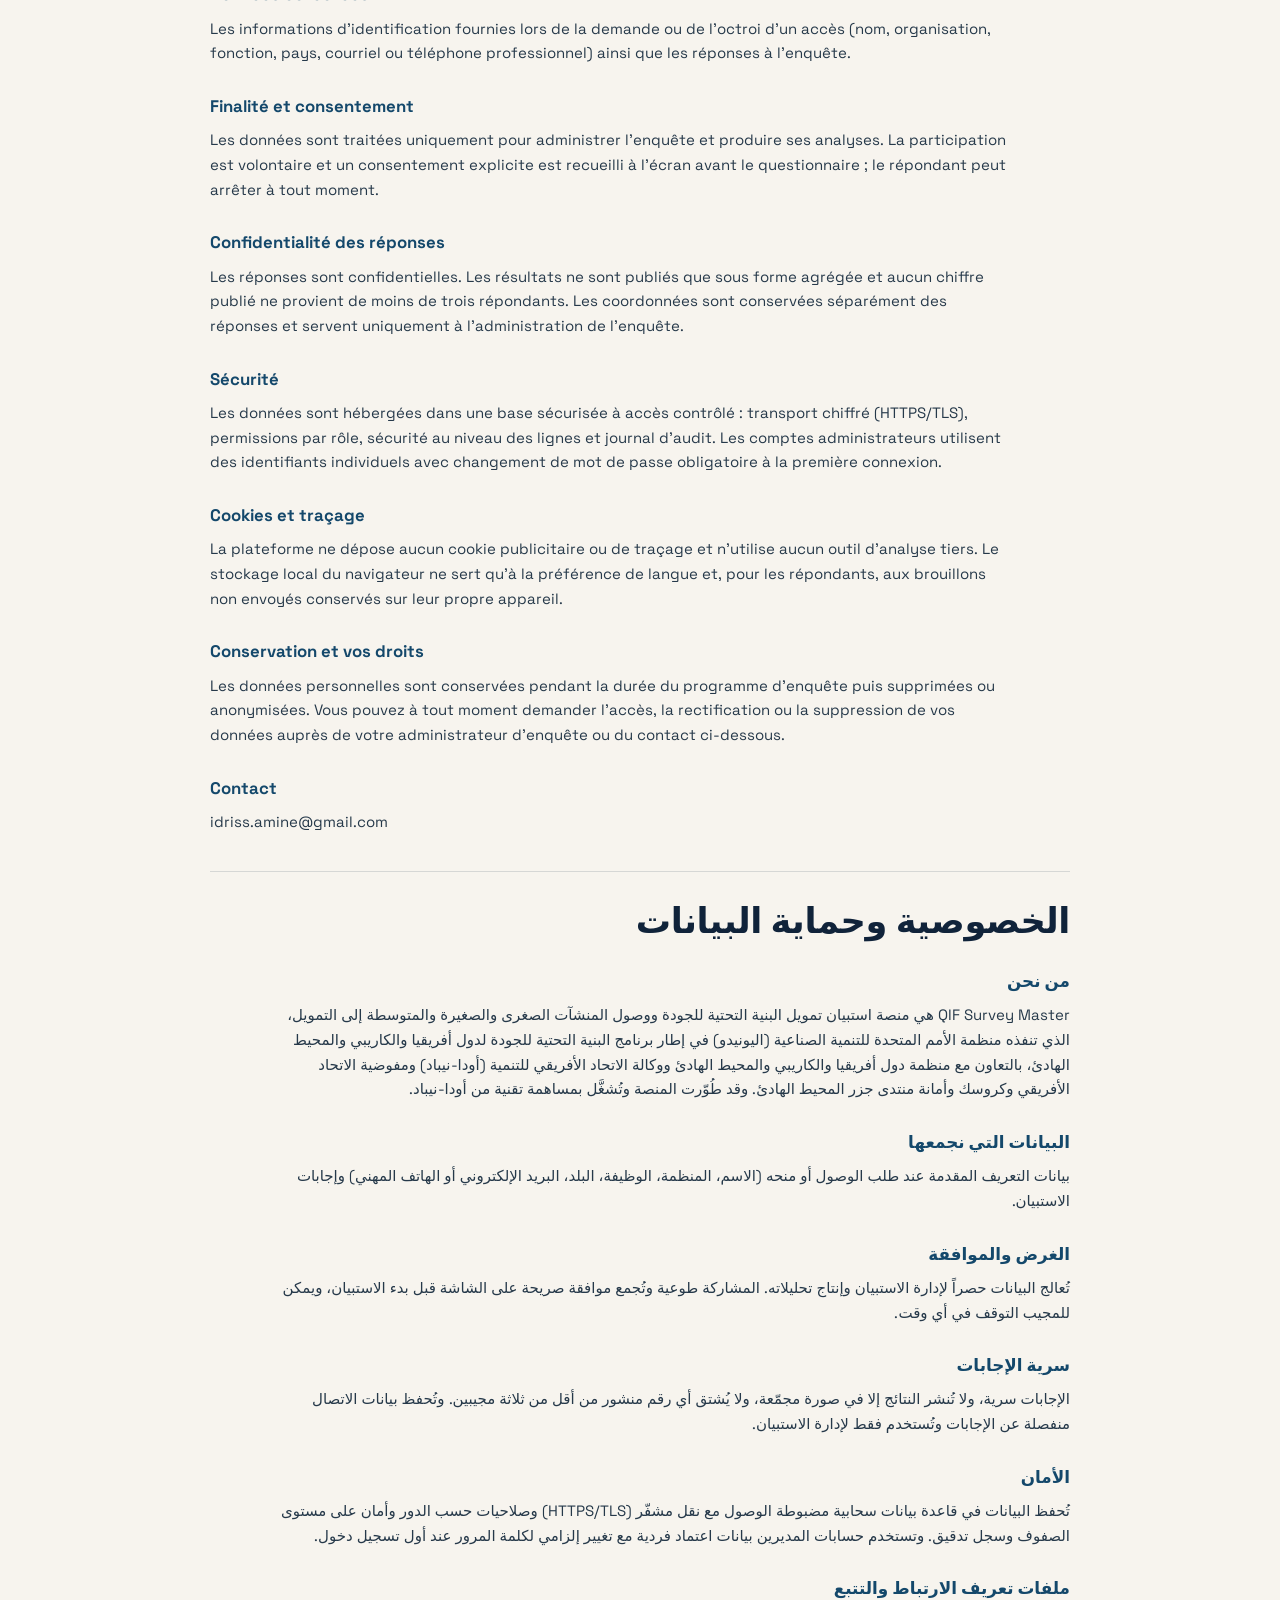
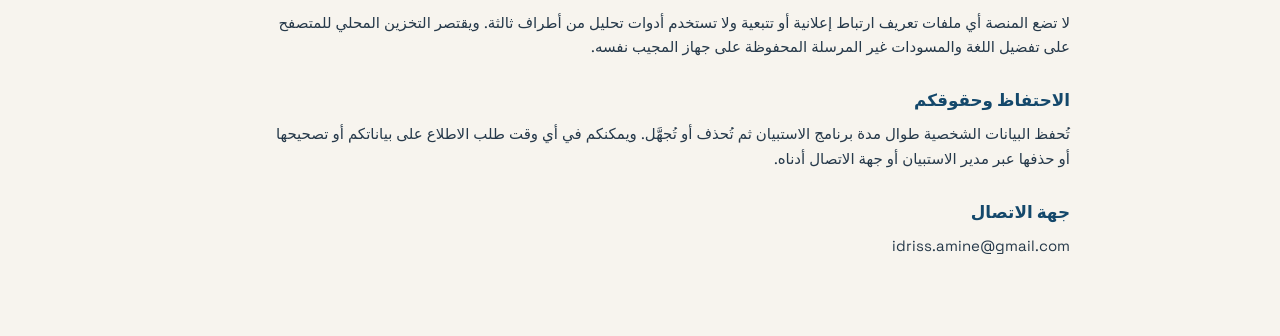
<file: privacy.html>
<!DOCTYPE html>
<html lang="en">
<head>
<meta charset="utf-8">
<meta name="viewport" content="width=device-width, initial-scale=1">
<title>Privacy and Data Protection · QIF Survey Master</title>
<meta name="description" content="Privacy and data protection statement of QIF Survey Master, the platform of the ACP Quality Infrastructure Programme survey conducted by UNIDO.">
<link rel="canonical" href="https://auda-nepad-survey.org/privacy.html">
<link rel="icon" href="favicon.svg" type="image/svg+xml">
<style>
@font-face{font-family:"Space Grotesk";src:url("space-grotesk.ttf") format("truetype");font-weight:300 700;font-display:swap}
body{margin:0;background:#F7F4EE;color:#10233A;font-family:"Space Grotesk","Segoe UI",system-ui,-apple-system,Arial,sans-serif;line-height:1.65}
.top{position:sticky;top:0;display:flex;align-items:center;gap:11px;padding:11px 22px;background:rgba(247,244,238,.92);border-bottom:1px solid rgba(16,35,58,.14)}
.mark{display:inline-flex;align-items:center;justify-content:center;width:30px;height:30px;border-radius:8px;background:#1E7D5A;color:#fff;font-weight:700;font-size:13px}
.top b{font-size:12.5px;letter-spacing:.18em;text-transform:uppercase}
.top a{margin-left:auto;color:#14486B;font-size:13.5px;font-weight:600;text-decoration:none;border:1px solid rgba(16,35,58,.2);border-radius:8px;padding:6px 13px}
main{max-width:860px;margin:0 auto;padding:34px 20px 70px}
h1{font-size:clamp(1.5rem,3.5vw,2.2rem);line-height:1.15;letter-spacing:-.01em;margin:.2em 0 .3em}
h2{font-size:1.05rem;margin:1.6em 0 .4em;color:#14486B}
p{margin:.5em 0;font-size:15px;color:#26394A;max-width:80ch}
.tag{font-size:11px;font-weight:700;letter-spacing:.22em;text-transform:uppercase;color:#0E7C86}
.blk{border-top:1px solid rgba(16,35,58,.14);margin-top:36px;padding-top:22px}
[dir="rtl"]{text-align:right}
.meta{color:#55646F;font-size:13px}
</style>
</head>
<body>
<div class="top"><span class="mark">QI</span><b>QIF Survey Master</b><a href="index.html">Home / Accueil</a></div>
<main>
<p class="tag">Privacy · Confidentialité · الخصوصية</p>
<h1>Privacy and Data Protection</h1>
<p class="meta">Effective 7 September 2026 · English, français and العربية below</p>

<h2>Who we are</h2>
<p>QIF Survey Master is the platform of the Survey on Financing Quality Infrastructure and MSME Access to Finance, conducted by the United Nations Industrial Development Organization (UNIDO) under the ACP Quality Infrastructure Programme, in collaboration with the OACPS, AUDA-NEPAD, the African Union Commission, CROSQ and the Pacific Islands Forum Secretariat. The platform is developed and operated with the technical contribution of AUDA-NEPAD.</p>
<h2>What we collect</h2>
<p>Identification details provided when access is requested or granted (name, organisation, function, country, professional email or telephone) and the survey responses themselves.</p>
<h2>Purpose and consent</h2>
<p>Data are processed solely to administer the survey and to produce its analytical outputs. Participation is voluntary and explicit on-screen consent is collected before the questionnaire begins; a respondent may stop at any time.</p>
<h2>Confidentiality of responses</h2>
<p>Responses are confidential. Results are reported only in aggregate form and no published figure is derived from fewer than three respondents. Contact details are stored separately from answers and used only for survey administration.</p>
<h2>Security</h2>
<p>Data are held in an access-controlled cloud database with encrypted transport (HTTPS/TLS), role-based permissions, row-level security and an audit log. Administrator accounts use individual credentials with a forced password change at first sign-in.</p>
<h2>Cookies and tracking</h2>
<p>The platform sets no advertising or tracking cookies and uses no third-party analytics. Local browser storage is used only for the language preference and, for respondents, unsent draft answers kept on their own device.</p>
<h2>Retention and your rights</h2>
<p>Personal data are kept for the duration of the survey programme and then deleted or anonymised. You may request access to, correction of, or deletion of your data at any time through your survey administrator or the contact below.</p>
<h2>Contact</h2>
<p>idriss.amine@gmail.com</p>

<div class="blk" lang="fr">
<h1>Confidentialité et protection des données</h1>
<h2>Qui sommes-nous</h2>
<p>QIF Survey Master est la plateforme de l'Enquête sur le financement de l'infrastructure de la qualité et l'accès des MPME au financement, conduite par l'ONUDI dans le cadre du Programme Infrastructure Qualité ACP, en collaboration avec l'OACPS, l'AUDA-NEPAD, la Commission de l'Union africaine, le CROSQ et le Secrétariat du Forum des îles du Pacifique. La plateforme est développée et exploitée avec la contribution technique de l'AUDA-NEPAD.</p>
<h2>Données collectées</h2>
<p>Les informations d'identification fournies lors de la demande ou de l'octroi d'un accès (nom, organisation, fonction, pays, courriel ou téléphone professionnel) ainsi que les réponses à l'enquête.</p>
<h2>Finalité et consentement</h2>
<p>Les données sont traitées uniquement pour administrer l'enquête et produire ses analyses. La participation est volontaire et un consentement explicite est recueilli à l'écran avant le questionnaire ; le répondant peut arrêter à tout moment.</p>
<h2>Confidentialité des réponses</h2>
<p>Les réponses sont confidentielles. Les résultats ne sont publiés que sous forme agrégée et aucun chiffre publié ne provient de moins de trois répondants. Les coordonnées sont conservées séparément des réponses et servent uniquement à l'administration de l'enquête.</p>
<h2>Sécurité</h2>
<p>Les données sont hébergées dans une base sécurisée à accès contrôlé : transport chiffré (HTTPS/TLS), permissions par rôle, sécurité au niveau des lignes et journal d'audit. Les comptes administrateurs utilisent des identifiants individuels avec changement de mot de passe obligatoire à la première connexion.</p>
<h2>Cookies et traçage</h2>
<p>La plateforme ne dépose aucun cookie publicitaire ou de traçage et n'utilise aucun outil d'analyse tiers. Le stockage local du navigateur ne sert qu'à la préférence de langue et, pour les répondants, aux brouillons non envoyés conservés sur leur propre appareil.</p>
<h2>Conservation et vos droits</h2>
<p>Les données personnelles sont conservées pendant la durée du programme d'enquête puis supprimées ou anonymisées. Vous pouvez à tout moment demander l'accès, la rectification ou la suppression de vos données auprès de votre administrateur d'enquête ou du contact ci-dessous.</p>
<h2>Contact</h2>
<p>idriss.amine@gmail.com</p>
</div>

<div class="blk" lang="ar" dir="rtl">
<h1>الخصوصية وحماية البيانات</h1>
<h2>من نحن</h2>
<p>QIF Survey Master هي منصة استبيان تمويل البنية التحتية للجودة ووصول المنشآت الصغرى والصغيرة والمتوسطة إلى التمويل، الذي تنفذه منظمة الأمم المتحدة للتنمية الصناعية (اليونيدو) في إطار برنامج البنية التحتية للجودة لدول أفريقيا والكاريبي والمحيط الهادئ، بالتعاون مع منظمة دول أفريقيا والكاريبي والمحيط الهادئ ووكالة الاتحاد الأفريقي للتنمية (أودا-نيباد) ومفوضية الاتحاد الأفريقي وكروسك وأمانة منتدى جزر المحيط الهادئ. وقد طُوّرت المنصة وتُشغَّل بمساهمة تقنية من أودا-نيباد.</p>
<h2>البيانات التي نجمعها</h2>
<p>بيانات التعريف المقدمة عند طلب الوصول أو منحه (الاسم، المنظمة، الوظيفة، البلد، البريد الإلكتروني أو الهاتف المهني) وإجابات الاستبيان.</p>
<h2>الغرض والموافقة</h2>
<p>تُعالج البيانات حصراً لإدارة الاستبيان وإنتاج تحليلاته. المشاركة طوعية وتُجمع موافقة صريحة على الشاشة قبل بدء الاستبيان، ويمكن للمجيب التوقف في أي وقت.</p>
<h2>سرية الإجابات</h2>
<p>الإجابات سرية، ولا تُنشر النتائج إلا في صورة مجمّعة، ولا يُشتق أي رقم منشور من أقل من ثلاثة مجيبين. وتُحفظ بيانات الاتصال منفصلة عن الإجابات وتُستخدم فقط لإدارة الاستبيان.</p>
<h2>الأمان</h2>
<p>تُحفظ البيانات في قاعدة بيانات سحابية مضبوطة الوصول مع نقل مشفّر (HTTPS/TLS) وصلاحيات حسب الدور وأمان على مستوى الصفوف وسجل تدقيق. وتستخدم حسابات المديرين بيانات اعتماد فردية مع تغيير إلزامي لكلمة المرور عند أول تسجيل دخول.</p>
<h2>ملفات تعريف الارتباط والتتبع</h2>
<p>لا تضع المنصة أي ملفات تعريف ارتباط إعلانية أو تتبعية ولا تستخدم أدوات تحليل من أطراف ثالثة. ويقتصر التخزين المحلي للمتصفح على تفضيل اللغة والمسودات غير المرسلة المحفوظة على جهاز المجيب نفسه.</p>
<h2>الاحتفاظ وحقوقكم</h2>
<p>تُحفظ البيانات الشخصية طوال مدة برنامج الاستبيان ثم تُحذف أو تُجهَّل. ويمكنكم في أي وقت طلب الاطلاع على بياناتكم أو تصحيحها أو حذفها عبر مدير الاستبيان أو جهة الاتصال أدناه.</p>
<h2>جهة الاتصال</h2>
<p>idriss.amine@gmail.com</p>
</div>
</main>
</body>
</html>
</file>
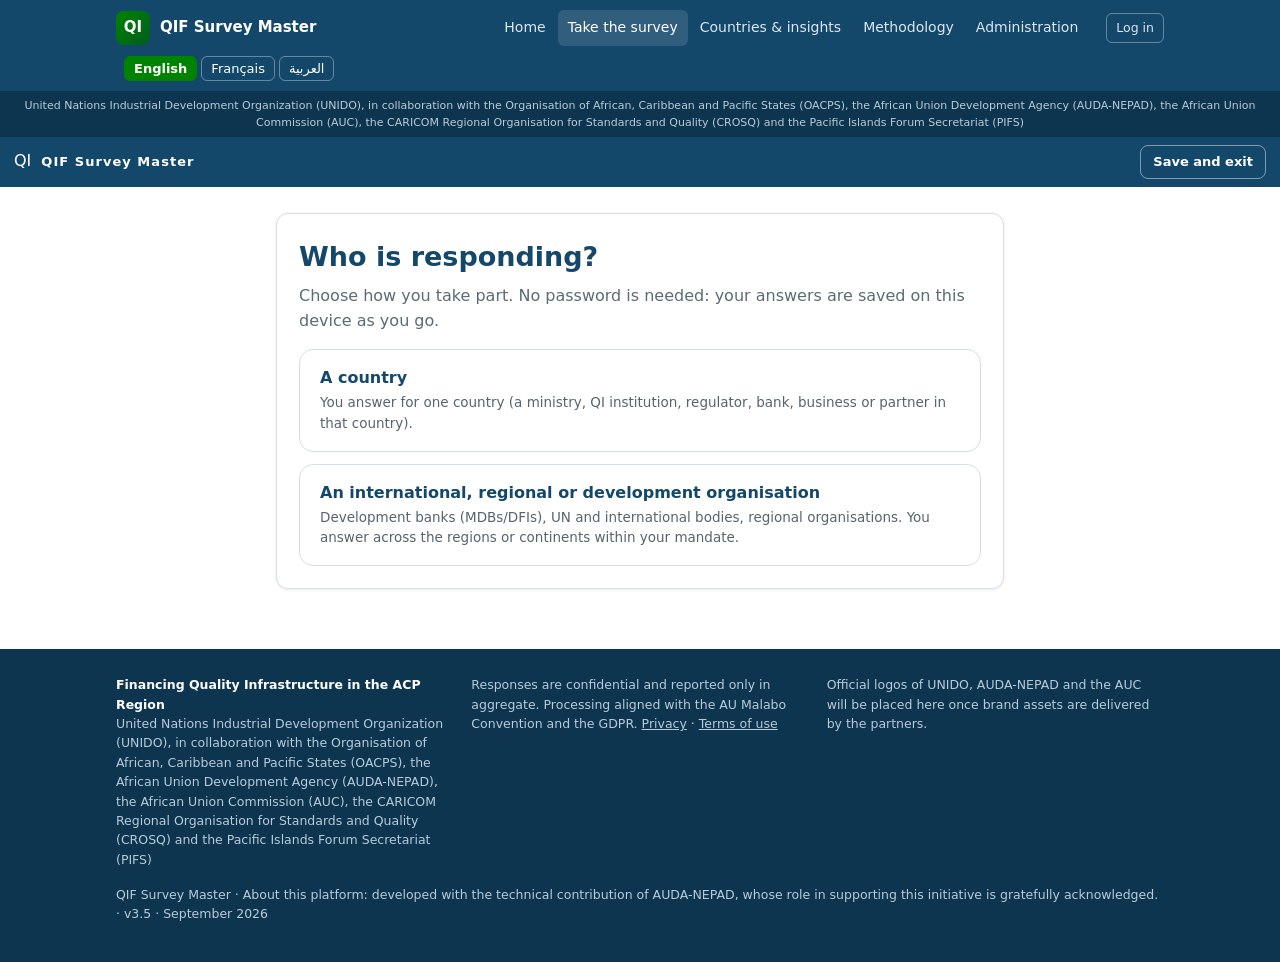
<file: survey.html>
<!DOCTYPE html>
<html lang="en">
<head>
<meta charset="utf-8">
<meta name="viewport" content="width=device-width, initial-scale=1">
<meta name="robots" content="noindex">
<title>Take the survey · QIF Survey Master</title>
<link rel="icon" href="favicon.svg" type="image/svg+xml">
<link rel="stylesheet" href="main.css">
</head>
<body>
<noscript><div style="background:#14486B;color:#fff;font:13.5px/1.55 system-ui,Arial,sans-serif;padding:13px 18px;text-align:center">This platform requires JavaScript, which your network appears to be blocking. Please ask your IT service to allow <b>auda-nepad-survey.org</b> and <b>vmvcfhlsloscayhxjdmu.supabase.co</b> (the survey's secure database), or open this site from another network or device.<br>Cette plateforme nécessite JavaScript, que votre réseau semble bloquer. Demandez à votre service informatique d'autoriser <b>auda-nepad-survey.org</b> et <b>vmvcfhlsloscayhxjdmu.supabase.co</b>, ou ouvrez ce site depuis un autre réseau.</div></noscript>
<div class="sbar"><span class="mark">QI</span><b id="sb-n"></b><a id="sb-x" href="index.html"></a></div>
<style>.sbar{position:sticky;top:0;z-index:60;display:flex;align-items:center;gap:10px;padding:8px 14px;background:var(--navy,#14486B);color:#fff}.sbar b{font-size:13px;letter-spacing:.08em}.sbar a{margin-inline-start:auto;color:#fff;border:1px solid rgba(255,255,255,.45);border-radius:8px;padding:6px 12px;text-decoration:none;font-size:13px;font-weight:600}.sbar a:hover{background:rgba(255,255,255,.12)}.objbox p{white-space:pre-line}
.entrytypes{display:grid;gap:12px;margin-top:16px}
.entrytype{display:block;width:100%;text-align:start;background:#fff;border:1px solid var(--line,#d9e0e6);border-radius:14px;padding:18px 20px;cursor:pointer;font-family:inherit;transition:border-color .15s,box-shadow .15s,transform .12s}
.entrytype:hover{border-color:var(--navy,#14486B);box-shadow:0 10px 26px rgba(16,35,58,.08);transform:translateY(-2px)}
.entrytype b{display:block;font-size:16px;color:var(--navy,#14486B);margin-bottom:5px}
.entrytype span{display:block;font-size:13.5px;line-height:1.5;color:#55646F}
.scopegrid{display:grid;gap:9px;margin-top:8px}
.scopegrid .ck{display:flex;align-items:center;gap:9px;font-size:14.5px;padding:8px 11px;border:1px solid var(--line,#d9e0e6);border-radius:9px;cursor:pointer}
.scopegrid .ck input{width:17px;height:17px}
.scopesub{display:grid;grid-template-columns:repeat(auto-fit,minmax(150px,1fr));gap:7px;margin-inline-start:24px}
.scopesub .ck{font-size:13px;padding:6px 9px}</style>
<main id="main">
  <div class="spanel" id="mount" aria-live="polite"></div>
</main>

<!-- Netlify Forms registration (hidden duplicate so this page also declares the form) -->
<form name="qi-survey" netlify netlify-honeypot="bot-field" hidden>
  <input type="text" name="bot-field">
  <input type="text" name="language">
  <input type="text" name="country">
  <input type="text" name="country_iso3">
  <input type="text" name="tier">
  <input type="text" name="family">
  <input type="text" name="respondent_id">
  <input type="text" name="org">
  <input type="text" name="email">
  <input type="text" name="submitted_at">
  <textarea name="answers_json"></textarea>
</form>

<script src="config.js"></script>
<script src="i18n.js"></script>
<script src="common.js"></script>
<script src="countries.js"></script>
<script src="db.js"></script>
<script src="access.js"></script>
<script src="bank_part1.js"></script>
<script src="bank_part2.js"></script>
<script src="bank_part3.js"></script>
<script src="bank_regional.js"></script>
<script src="engine.js"></script>
<script>
// Personal invitation links: survey.html?rt=TOKEN opens the respondent's
// country survey directly, no password. Links expire after 7 days.
(function(){
  var I = QI_I18N;
  var rt = new URLSearchParams(location.search).get("rt");
  function start(){
    // Passwordless: anyone with the link starts here. The engine's entry step
    // asks whether they respond for a country or an international organisation.
    qiMount("survey");
    QIE.init(document.getElementById("mount"));
  }
  function fail(key){
    qiMount("survey");
    document.getElementById("mount").innerHTML =
      '<div class="scard tc"><h2 class="sec">' + esc(T(I.dbx[key])) + '</h2>' +
      '<p style="margin-top:16px"><a class="btn nav sec" href="index.html?lang=' + qiLang + '">' + esc(T(I.nav.home)) + '</a></p></div>';
  }
  if (rt) {
    QIDB.validateInvite(rt).then(function(r){
      if (!r || !r.ok) {
        fail(r && r.why === "expired" ? "linkExpired" : (r && r.why === "used" ? "linkUsed" : "linkInvalid"));
        return;
      }
      var inv = r.invite;
      try { sessionStorage.setItem("qi_invite_rt", rt); } catch(e){}
      // Create the survey session directly from the invitation profile.
      var rid = (inv.iso3 || "XXX") + "-" + String((inv.category || "gen")).toUpperCase().slice(0, 3) + "-RT";
      QIA.sessionFromInvite({ id: rid, iso3: inv.iso3, cat: inv.category, level: inv.level, name: inv.name || inv.email });
      var url = new URL(location.href); url.searchParams.delete("rt");
      history.replaceState(null, "", url.toString());
      start();
    });
    return;
  }
  start();
})();
</script>
<script>
document.getElementById("sb-n").textContent = T(QI_I18N.product.name);
var _sx = document.getElementById("sb-x");
_sx.href = "index.html?lang=" + qiLang;
_sx.textContent = T({ en:"Save and exit", fr:"Enregistrer et quitter", ar:"حفظ وخروج" });
</script>
</body>
</html>
</file>
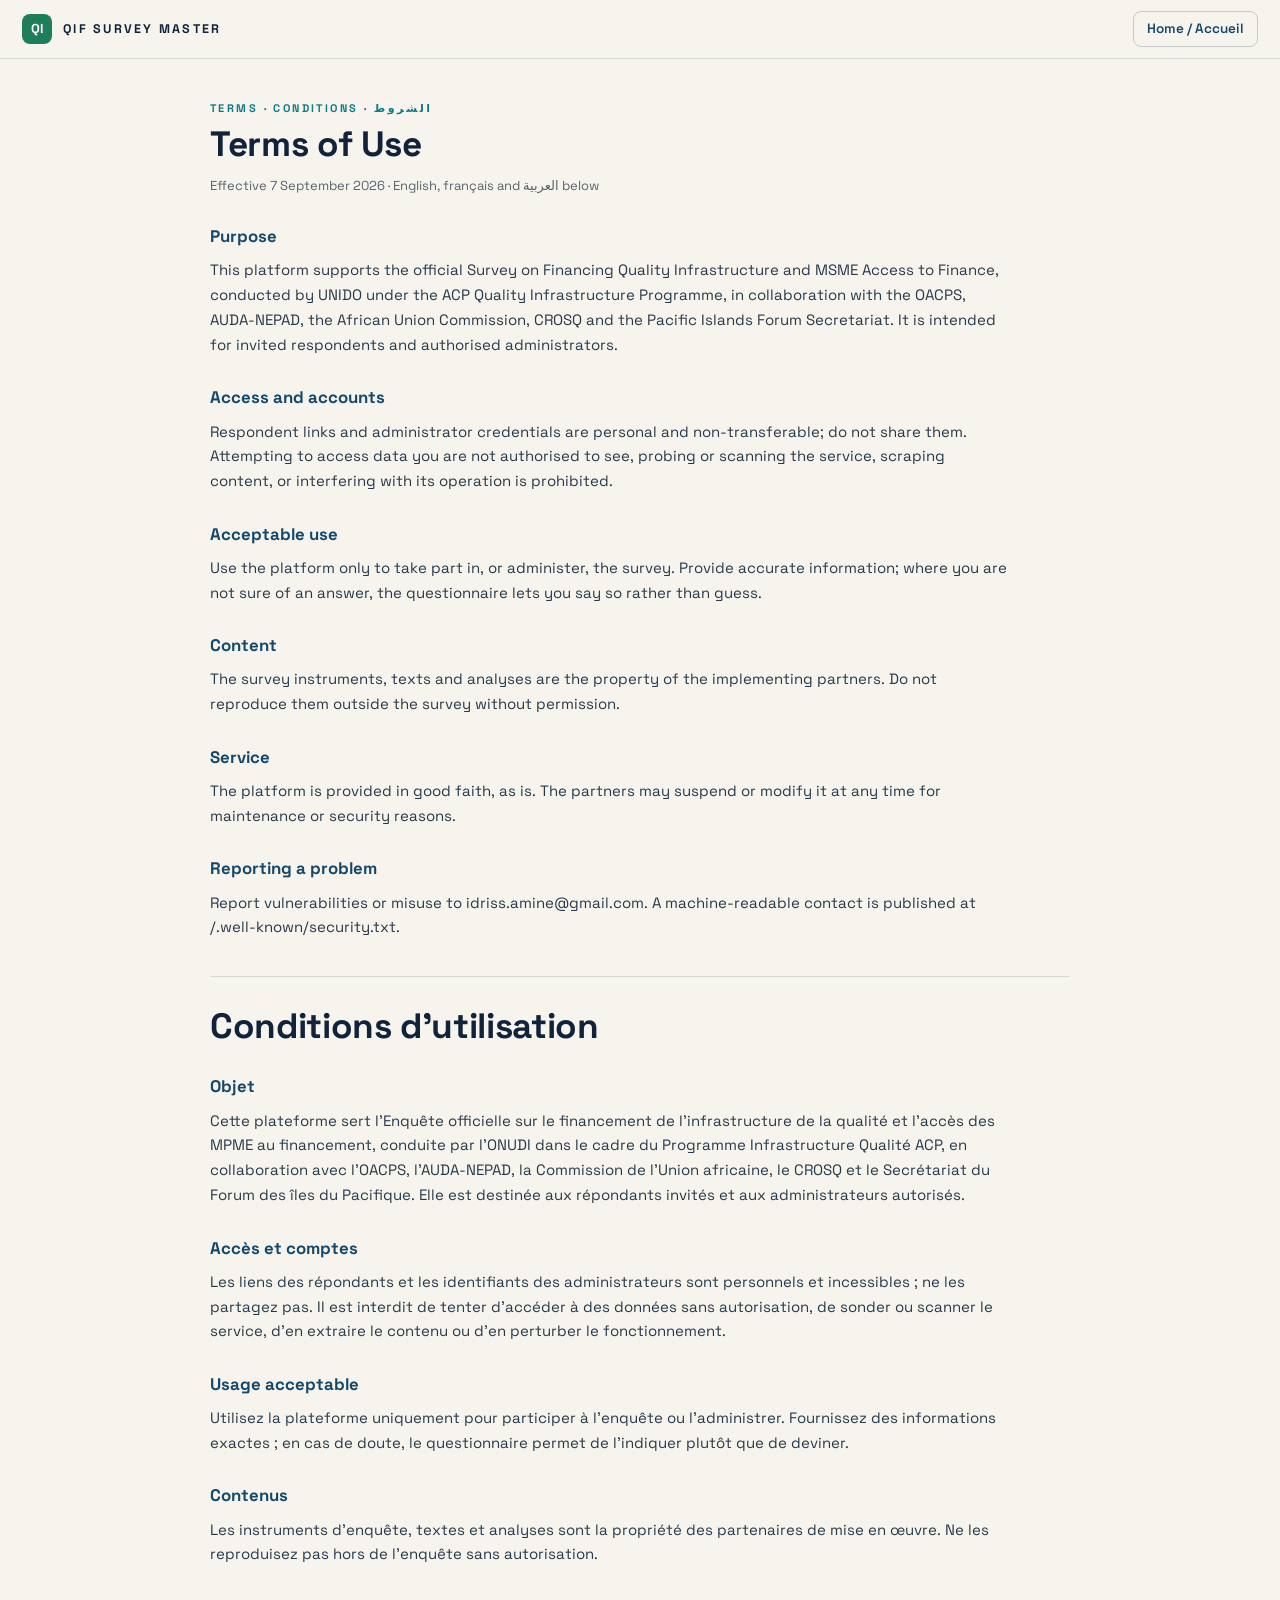
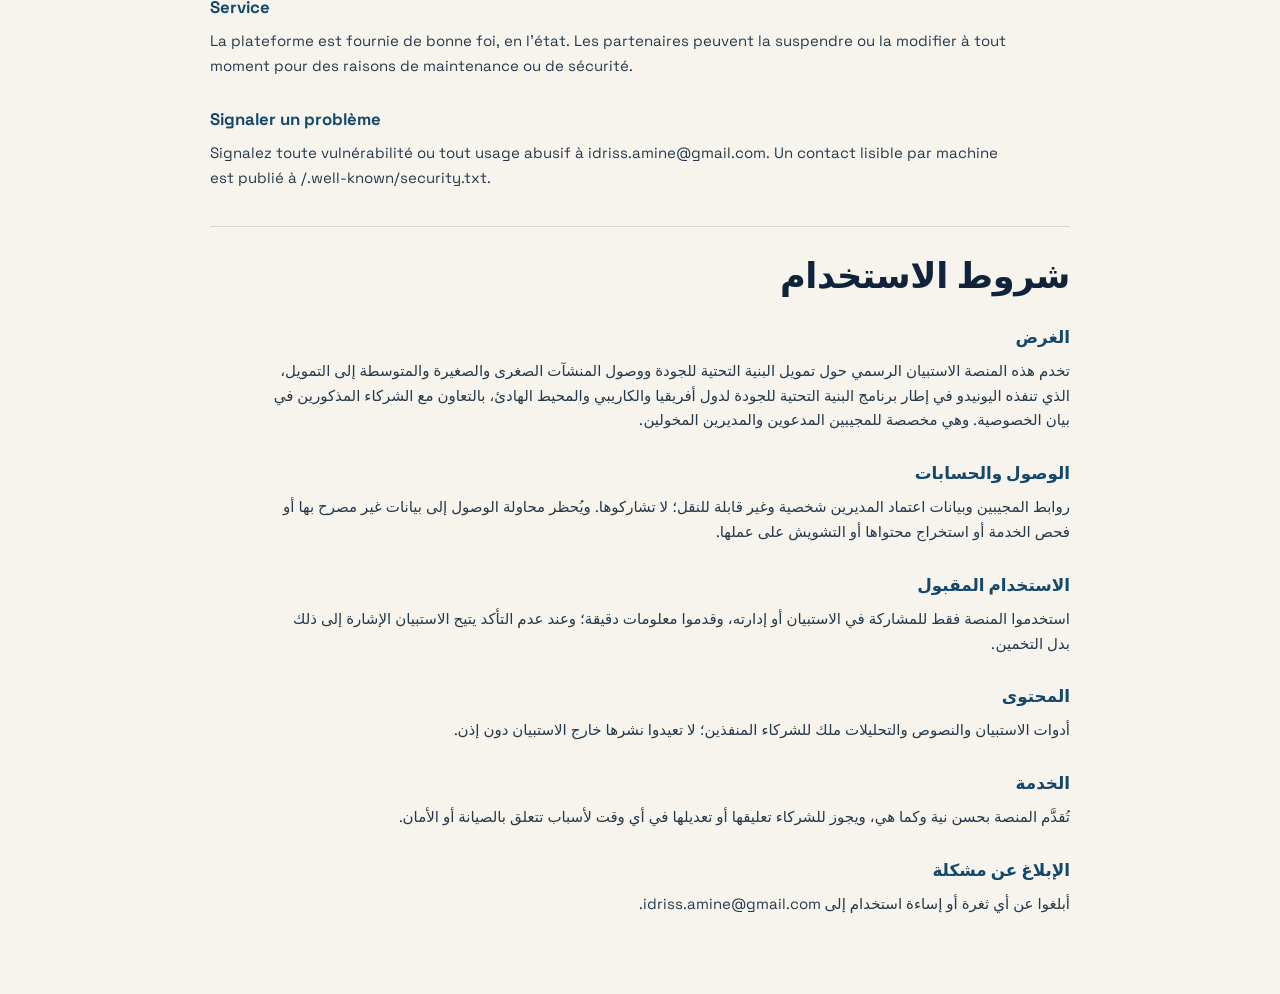
<file: terms.html>
<!DOCTYPE html>
<html lang="en">
<head>
<meta charset="utf-8">
<meta name="viewport" content="width=device-width, initial-scale=1">
<title>Terms of Use · QIF Survey Master</title>
<meta name="description" content="Terms of use of QIF Survey Master, the platform of the ACP Quality Infrastructure Programme survey conducted by UNIDO.">
<link rel="canonical" href="https://auda-nepad-survey.org/terms.html">
<link rel="icon" href="favicon.svg" type="image/svg+xml">
<style>
@font-face{font-family:"Space Grotesk";src:url("space-grotesk.ttf") format("truetype");font-weight:300 700;font-display:swap}
body{margin:0;background:#F7F4EE;color:#10233A;font-family:"Space Grotesk","Segoe UI",system-ui,-apple-system,Arial,sans-serif;line-height:1.65}
.top{position:sticky;top:0;display:flex;align-items:center;gap:11px;padding:11px 22px;background:rgba(247,244,238,.92);border-bottom:1px solid rgba(16,35,58,.14)}
.mark{display:inline-flex;align-items:center;justify-content:center;width:30px;height:30px;border-radius:8px;background:#1E7D5A;color:#fff;font-weight:700;font-size:13px}
.top b{font-size:12.5px;letter-spacing:.18em;text-transform:uppercase}
.top a{margin-left:auto;color:#14486B;font-size:13.5px;font-weight:600;text-decoration:none;border:1px solid rgba(16,35,58,.2);border-radius:8px;padding:6px 13px}
main{max-width:860px;margin:0 auto;padding:34px 20px 70px}
h1{font-size:clamp(1.5rem,3.5vw,2.2rem);line-height:1.15;letter-spacing:-.01em;margin:.2em 0 .3em}
h2{font-size:1.05rem;margin:1.6em 0 .4em;color:#14486B}
p{margin:.5em 0;font-size:15px;color:#26394A;max-width:80ch}
.tag{font-size:11px;font-weight:700;letter-spacing:.22em;text-transform:uppercase;color:#0E7C86}
.blk{border-top:1px solid rgba(16,35,58,.14);margin-top:36px;padding-top:22px}
[dir="rtl"]{text-align:right}
.meta{color:#55646F;font-size:13px}
</style>
</head>
<body>
<div class="top"><span class="mark">QI</span><b>QIF Survey Master</b><a href="index.html">Home / Accueil</a></div>
<main>
<p class="tag">Terms · Conditions · الشروط</p>
<h1>Terms of Use</h1>
<p class="meta">Effective 7 September 2026 · English, français and العربية below</p>

<h2>Purpose</h2>
<p>This platform supports the official Survey on Financing Quality Infrastructure and MSME Access to Finance, conducted by UNIDO under the ACP Quality Infrastructure Programme, in collaboration with the OACPS, AUDA-NEPAD, the African Union Commission, CROSQ and the Pacific Islands Forum Secretariat. It is intended for invited respondents and authorised administrators.</p>
<h2>Access and accounts</h2>
<p>Respondent links and administrator credentials are personal and non-transferable; do not share them. Attempting to access data you are not authorised to see, probing or scanning the service, scraping content, or interfering with its operation is prohibited.</p>
<h2>Acceptable use</h2>
<p>Use the platform only to take part in, or administer, the survey. Provide accurate information; where you are not sure of an answer, the questionnaire lets you say so rather than guess.</p>
<h2>Content</h2>
<p>The survey instruments, texts and analyses are the property of the implementing partners. Do not reproduce them outside the survey without permission.</p>
<h2>Service</h2>
<p>The platform is provided in good faith, as is. The partners may suspend or modify it at any time for maintenance or security reasons.</p>
<h2>Reporting a problem</h2>
<p>Report vulnerabilities or misuse to idriss.amine@gmail.com. A machine-readable contact is published at /.well-known/security.txt.</p>

<div class="blk" lang="fr">
<h1>Conditions d'utilisation</h1>
<h2>Objet</h2>
<p>Cette plateforme sert l'Enquête officielle sur le financement de l'infrastructure de la qualité et l'accès des MPME au financement, conduite par l'ONUDI dans le cadre du Programme Infrastructure Qualité ACP, en collaboration avec l'OACPS, l'AUDA-NEPAD, la Commission de l'Union africaine, le CROSQ et le Secrétariat du Forum des îles du Pacifique. Elle est destinée aux répondants invités et aux administrateurs autorisés.</p>
<h2>Accès et comptes</h2>
<p>Les liens des répondants et les identifiants des administrateurs sont personnels et incessibles ; ne les partagez pas. Il est interdit de tenter d'accéder à des données sans autorisation, de sonder ou scanner le service, d'en extraire le contenu ou d'en perturber le fonctionnement.</p>
<h2>Usage acceptable</h2>
<p>Utilisez la plateforme uniquement pour participer à l'enquête ou l'administrer. Fournissez des informations exactes ; en cas de doute, le questionnaire permet de l'indiquer plutôt que de deviner.</p>
<h2>Contenus</h2>
<p>Les instruments d'enquête, textes et analyses sont la propriété des partenaires de mise en œuvre. Ne les reproduisez pas hors de l'enquête sans autorisation.</p>
<h2>Service</h2>
<p>La plateforme est fournie de bonne foi, en l'état. Les partenaires peuvent la suspendre ou la modifier à tout moment pour des raisons de maintenance ou de sécurité.</p>
<h2>Signaler un problème</h2>
<p>Signalez toute vulnérabilité ou tout usage abusif à idriss.amine@gmail.com. Un contact lisible par machine est publié à /.well-known/security.txt.</p>
</div>

<div class="blk" lang="ar" dir="rtl">
<h1>شروط الاستخدام</h1>
<h2>الغرض</h2>
<p>تخدم هذه المنصة الاستبيان الرسمي حول تمويل البنية التحتية للجودة ووصول المنشآت الصغرى والصغيرة والمتوسطة إلى التمويل، الذي تنفذه اليونيدو في إطار برنامج البنية التحتية للجودة لدول أفريقيا والكاريبي والمحيط الهادئ، بالتعاون مع الشركاء المذكورين في بيان الخصوصية. وهي مخصصة للمجيبين المدعوين والمديرين المخولين.</p>
<h2>الوصول والحسابات</h2>
<p>روابط المجيبين وبيانات اعتماد المديرين شخصية وغير قابلة للنقل؛ لا تشاركوها. ويُحظر محاولة الوصول إلى بيانات غير مصرح بها أو فحص الخدمة أو استخراج محتواها أو التشويش على عملها.</p>
<h2>الاستخدام المقبول</h2>
<p>استخدموا المنصة فقط للمشاركة في الاستبيان أو إدارته، وقدموا معلومات دقيقة؛ وعند عدم التأكد يتيح الاستبيان الإشارة إلى ذلك بدل التخمين.</p>
<h2>المحتوى</h2>
<p>أدوات الاستبيان والنصوص والتحليلات ملك للشركاء المنفذين؛ لا تعيدوا نشرها خارج الاستبيان دون إذن.</p>
<h2>الخدمة</h2>
<p>تُقدَّم المنصة بحسن نية وكما هي، ويجوز للشركاء تعليقها أو تعديلها في أي وقت لأسباب تتعلق بالصيانة أو الأمان.</p>
<h2>الإبلاغ عن مشكلة</h2>
<p>أبلغوا عن أي ثغرة أو إساءة استخدام إلى idriss.amine@gmail.com.</p>
</div>
</main>
</body>
</html>
</file>
<file: main.css>
/* Financing Quality Infrastructure in Africa, prototype. Mobile-first, low-bandwidth, RTL-ready. */
:root{
  --navy:#14486B; --navy-d:#0E3550; --teal:#1F7A8C; --accent:#008300; --accent-d:#005C1F; --ink:#222; --grey:#5A6B76;
  --light:#F2F6F9; --band:#E8EEF3; --line:#D5DEE5; --white:#fff;
  /* tier colors: CVD-validated trio (dataviz validator, light surface, all checks pass) */
  --t1:#eb6834; --t2:#2a78d6; --t3:#008300; --red:#B3261E;
  --radius:10px; --shadow:0 1px 3px rgba(20,72,107,.10);
  --sans:"Segoe UI",system-ui,-apple-system,"Noto Sans","Noto Sans Arabic",Tahoma,Arial,sans-serif;
}
*{box-sizing:border-box}
html{-webkit-text-size-adjust:100%}
body{margin:0;font-family:var(--sans);color:var(--ink);background:var(--white);line-height:1.55;font-size:16px}
[dir="rtl"] body{line-height:1.7}
img{max-width:100%}
a{color:var(--teal)}
.wrap{max-width:1080px;margin:0 auto;padding:0 16px}
.skip{position:absolute;width:1px;height:1px;overflow:hidden;clip-path:inset(50%);white-space:nowrap}
.skip:focus{position:fixed;inset-inline-start:8px;top:8px;width:auto;height:auto;overflow:visible;clip-path:none;background:var(--navy);color:#fff;padding:8px 14px;border-radius:6px;z-index:99}

/* header */
header.site{background:var(--navy);color:#fff}
.topbar{display:flex;align-items:center;gap:10px;padding:10px 0;flex-wrap:wrap}
.brand{display:flex;align-items:center;gap:10px;text-decoration:none;color:#fff;min-inline-size:0}
.brand .mark{width:34px;height:34px;border-radius:8px;background:linear-gradient(135deg,var(--accent),var(--accent-d));display:grid;place-items:center;font-weight:800;color:#fff;font-size:15px;flex:none}
.brand .name{font-weight:700;font-size:15px;line-height:1.25}
.badge-proto{font-size:10px;font-weight:800;letter-spacing:.12em;background:var(--accent);color:#fff;border-radius:4px;padding:2px 6px;flex:none}
nav.main{display:flex;gap:2px;flex-wrap:wrap;margin-inline-start:auto}
nav.main a{color:#DCE8F0;text-decoration:none;padding:7px 10px;border-radius:6px;font-size:14px}
nav.main a[aria-current="page"],nav.main a:hover{background:rgba(255,255,255,.12);color:#fff}
.langs{display:flex;gap:4px;margin-inline-start:8px}
.langs button{background:transparent;border:1px solid rgba(255,255,255,.35);color:#fff;border-radius:6px;padding:4px 9px;font-size:13px;cursor:pointer;font-family:inherit}
.langs button[aria-pressed="true"]{background:var(--accent);border-color:var(--accent);color:#fff;font-weight:700}
.partnerline{background:var(--navy-d);color:#B9CBD8;font-size:11px;padding:6px 0;text-align:center}

/* hero */
.hero{background:linear-gradient(180deg,var(--navy) 0%,#175077 100%);color:#fff;padding:42px 0 48px}
.hero .kicker{color:#8FE0A8;font-weight:700;letter-spacing:.14em;font-size:12px;text-transform:uppercase}
.hero h1{font-size:clamp(24px,4.5vw,38px);line-height:1.2;margin:.4em 0 .4em;max-width:22em}
.hero p.lead{color:#D7E4EE;max-width:46em;font-size:17px}
.btn{display:inline-block;border:0;border-radius:8px;padding:12px 22px;font-size:16px;font-weight:700;cursor:pointer;text-decoration:none;font-family:inherit}
.btn.primary{background:var(--accent);color:#fff}
.btn.primary:hover{background:var(--accent-d)}
.btn.ghost{background:transparent;color:#fff;border:1.5px solid rgba(255,255,255,.5);margin-inline-start:10px}
.btn.ghost:hover{border-color:#fff}
.btn.small{padding:8px 14px;font-size:14px}
.btn[disabled]{opacity:.55;cursor:not-allowed}

/* sections */
section.pad{padding:40px 0}
h2.sec{color:var(--navy);font-size:clamp(20px,3vw,27px);margin:0 0 6px}
p.sub{color:var(--grey);margin-top:0;max-width:52em}
.grid4{display:grid;gap:14px;grid-template-columns:repeat(auto-fit,minmax(210px,1fr));margin-top:18px}
.card{background:var(--light);border:1px solid var(--line);border-radius:var(--radius);padding:16px}
.card h3{margin:.2em 0 .3em;color:var(--navy);font-size:16px}
.card p{margin:0;color:var(--grey);font-size:14px}
.stepnum{width:30px;height:30px;border-radius:50%;background:var(--teal);color:#fff;display:grid;place-items:center;font-weight:800;font-size:14px;margin-bottom:8px}

/* country grid */
.cfilter{display:flex;gap:10px;flex-wrap:wrap;margin:14px 0}
.cfilter input{flex:1;min-width:210px;padding:10px 12px;border:1px solid var(--line);border-radius:8px;font-size:15px;font-family:inherit}
.cgrid{display:grid;gap:8px;grid-template-columns:repeat(auto-fill,minmax(160px,1fr))}
.cc{border:1px solid var(--line);border-radius:8px;padding:9px 10px;background:#fff;font-size:13px;position:relative}
.cc.off{background:#FAFBFC;color:var(--grey)}
.cc b{display:block;font-size:13.5px;color:var(--ink);margin-bottom:3px}
.cc.off b{color:var(--grey)}
.cc .tt{display:inline-block;width:10px;height:10px;border-radius:50%;margin-inline-end:5px;vertical-align:baseline}
.tt.t1{background:var(--t1)}.tt.t2{background:var(--t2)}.tt.t3{background:var(--t3)}
.cc .st{font-size:11px;color:var(--grey)}
.cc .w1tag{position:absolute;top:7px;inset-inline-end:8px;font-size:9.5px;font-weight:800;color:var(--t3);letter-spacing:.05em}

/* survey */
.spanel{max-width:760px;margin:26px auto 60px;padding:0 16px}
.scard{background:#fff;border:1px solid var(--line);border-radius:12px;box-shadow:var(--shadow);padding:22px}
.progress{height:8px;background:var(--band);border-radius:99px;margin:14px 0 4px;overflow:hidden}
.progress>div{height:100%;background:linear-gradient(90deg,var(--teal),var(--navy));border-radius:99px;transition:width .3s}
.pmeta{display:flex;justify-content:space-between;font-size:12.5px;color:var(--grey);margin-bottom:14px}
.qb{border-inline-start:4px solid var(--teal);padding:10px 14px;margin:18px 0;background:var(--light);border-radius:0 8px 8px 0}
[dir="rtl"] .qb{border-radius:8px 0 0 8px}
.qb .qid{font-weight:800;color:var(--teal);font-size:13px;margin-inline-end:8px}
.qb .qtag{font-size:10.5px;font-weight:800;color:var(--accent);letter-spacing:.06em;margin-inline-end:8px}
.qb .qtext{font-weight:600;font-size:15.5px}
.qb .err{color:var(--red);font-size:13px;margin-top:8px;font-weight:600;display:none}
.qb.invalid{border-inline-start-color:var(--red)}
.qb.invalid .err{display:block}
.opts{margin-top:10px;display:grid;gap:7px}
.opt{display:flex;gap:9px;align-items:flex-start;background:#fff;border:1.5px solid var(--line);border-radius:8px;padding:9px 11px;cursor:pointer;font-size:14.5px}
.opt:hover{border-color:var(--teal)}
.opt input{margin-top:3px;accent-color:var(--teal);flex:none}
.opt.sel{border-color:var(--teal);background:#EDF6F8}
.miss{display:flex;gap:8px;flex-wrap:wrap;margin-top:11px}
.miss button{font-size:13px;font-weight:600;border:1.5px solid #9FB8C6;background:#fff;color:var(--navy);border-radius:99px;padding:7px 14px;cursor:pointer;font-family:inherit}
.miss button:hover{border-color:var(--teal);background:#EDF6F8}
.miss button.sel{background:var(--navy);color:#fff;border-color:var(--navy)}
.fu{margin-top:8px;padding-inline-start:26px}
.fu input,.fu textarea,.txt textarea,.txt input,.contact input{width:100%;padding:9px 11px;border:1px solid var(--line);border-radius:8px;font-size:14.5px;font-family:inherit}
.matrix{margin-top:10px;display:grid;gap:10px}
.mrow{background:#fff;border:1px solid var(--line);border-radius:8px;padding:9px 11px}
.mrow .rlab{font-size:14px;font-weight:600;margin-bottom:7px}
.mopts{display:flex;gap:6px;flex-wrap:wrap}
.mopts button{border:1.5px solid var(--line);background:#fff;border-radius:99px;padding:5px 11px;font-size:12.5px;cursor:pointer;font-family:inherit}
.mopts button.sel{background:var(--teal);border-color:var(--teal);color:#fff}
.comp .mrow{display:flex;align-items:center;gap:10px;justify-content:space-between}
.comp .rlab{margin:0;flex:1}
.comp input{width:86px;padding:7px 9px;border:1px solid var(--line);border-radius:8px;font-size:15px;text-align:center;font-family:inherit}
.comp .sumline{font-weight:700;font-size:14px;margin-top:8px}
.comp .sumline.bad{color:var(--red)}
.comp .sumline.ok{color:var(--t3)}
.rank .opt{position:relative}
.rank .opt .rk{position:absolute;inset-inline-end:10px;top:50%;transform:translateY(-50%);width:26px;height:26px;border-radius:50%;background:var(--accent);color:#fff;font-weight:800;display:grid;place-items:center;font-size:13px}
.hint{font-size:12.5px;color:var(--grey);margin-top:6px}
.loc{display:block;font-size:12px;color:var(--teal);font-weight:700;margin-top:2px}
.mopts small{font-weight:400;opacity:.85}
.legendbox{background:#fff;border:1px dashed #B9C8D2;border-radius:8px;padding:9px 12px;margin-top:9px;font-size:12.5px;color:var(--grey);display:flex;flex-wrap:wrap;gap:6px 14px;align-items:center}
.legendbox b{color:var(--navy);font-size:12.5px;width:100%}
.legendbox i{font-style:normal;display:inline-grid;place-items:center;width:20px;height:20px;border-radius:50%;background:var(--teal);color:#fff;font-weight:800;font-size:11.5px;margin-inline-end:5px;vertical-align:middle}
@keyframes qipulse{0%{box-shadow:0 0 0 0 rgba(0,131,0,.55)}100%{box-shadow:0 0 0 16px rgba(0,131,0,0)}}
.btn.pulse{animation:qipulse 1s ease-out 2}
.qb{scroll-margin-top:84px}
.navrow{display:flex;justify-content:space-between;gap:10px;margin-top:22px}
.btn.nav{background:var(--navy);color:#fff}
.btn.nav.sec{background:#fff;color:var(--navy);border:1.5px solid var(--line)}
.pathchips{display:flex;gap:6px;flex-wrap:wrap;margin:10px 0}
.pathchips span{font-size:11.5px;background:var(--band);border-radius:99px;padding:4px 10px;color:var(--navy);font-weight:600}
.notice{background:#FFF8E6;border:1px solid #EAD48A;border-radius:8px;padding:10px 13px;font-size:13.5px;color:#6b5200;margin:12px 0}
.okbox{background:#EDF7EE;border:1px solid #BFDFC3;border-radius:8px;padding:10px 13px;font-size:13.5px;color:#1D5622;margin:12px 0}

/* review */
.review dl{display:grid;grid-template-columns:1fr;gap:2px;font-size:13.5px}
.review dt{color:var(--grey);margin-top:9px;font-size:12px}
.review dd{margin:0;font-weight:600}

/* insights */
.badge{display:inline-block;font-size:10px;font-weight:800;letter-spacing:.1em;border-radius:4px;padding:3px 8px;vertical-align:middle;margin-inline-start:8px}
.badge.real{background:#E3F1E4;color:#1D5622;border:1px solid #BFDFC3}
.badge.demo{background:#FDECEC;color:#8f1d16;border:1px solid #F2C2BE}
.tablewrap{overflow-x:auto;border:1px solid var(--line);border-radius:10px;margin-top:12px}
table.data{border-collapse:collapse;width:100%;font-size:13px;min-width:760px}
table.data th{background:var(--navy);color:#fff;text-align:start;padding:8px 10px;font-size:12px;position:sticky;top:0}
table.data td{padding:7px 10px;border-top:1px solid var(--band)}
table.data tr:nth-child(even) td{background:var(--light)}
.tierpill{font-size:11px;font-weight:800;border-radius:99px;padding:2px 9px;color:#fff;white-space:nowrap}
.tierpill.t1{background:var(--t1)}.tierpill.t2{background:var(--t2)}.tierpill.t3{background:var(--t3)}
.chartbox{background:#fff;border:1px solid var(--line);border-radius:10px;padding:14px;margin-top:14px;position:relative}
.chartbox h3{margin:0 0 4px;color:var(--navy);font-size:15.5px}
.chartbox .src{font-size:11px;color:var(--grey);margin-top:8px}
.demo-wm{position:absolute;inset-inline-end:10px;top:10px;opacity:.9}
.legend{display:flex;gap:14px;flex-wrap:wrap;font-size:12px;color:var(--grey);margin-top:8px}
.legend i{display:inline-block;width:11px;height:11px;border-radius:3px;margin-inline-end:5px;vertical-align:-1px}
.kpis{display:grid;gap:12px;grid-template-columns:repeat(auto-fit,minmax(150px,1fr));margin-top:14px}
.kpi{background:var(--light);border:1px solid var(--line);border-radius:10px;padding:12px 14px}
.kpi b{display:block;font-size:26px;color:var(--navy)}
.kpi span{font-size:12px;color:var(--grey)}

/* admin */
.adminbanner{background:var(--red);color:#fff;font-weight:700;font-size:13px;text-align:center;padding:8px 12px}

/* footer */
footer.site{background:var(--navy-d);color:#B9CBD8;margin-top:50px;padding:26px 0;font-size:12.5px}
footer.site .cols{display:grid;gap:18px;grid-template-columns:repeat(auto-fit,minmax(240px,1fr))}
footer.site b{color:#fff}

/* utilities */
.mt0{margin-top:0}.tc{text-align:center}
@media (max-width:640px){
  nav.main{order:3;width:100%;justify-content:flex-start}
  .hero{padding:30px 0 34px}
  .btn.ghost{margin-inline-start:0;margin-top:10px}
  .comp .mrow{flex-wrap:wrap}
}
@media print{ header.site,footer.site,.navrow,.langs{display:none} }
:focus-visible{outline:3px solid #35B85C;outline-offset:2px}

/* ---- access gateway (index) : clean, green and blue only ---- */
.gate{min-height:100svh;display:flex;flex-direction:column;background:#fff}
.gatetop{display:flex;align-items:center;justify-content:space-between;padding:14px 18px}
.gatetop .mark{width:38px;height:38px;border-radius:9px;background:linear-gradient(135deg,var(--accent),var(--accent-d));color:#fff;font-weight:800;display:grid;place-items:center;font-size:16px}
.gatemain{flex:1;display:grid;place-items:center;padding:24px 16px 60px}
.gatecard{width:100%;max-width:440px;text-align:center}
.gatecard h1{color:var(--navy);font-size:clamp(21px,4.2vw,27px);line-height:1.3;margin:18px 0 6px}
.gatecard .rule{width:64px;height:4px;border-radius:2px;background:linear-gradient(90deg,var(--accent),var(--teal));margin:14px auto}
.gatecard .partners{color:var(--grey);font-size:12.5px;line-height:1.6;margin:0 0 22px}
.gatebox{border:1px solid var(--line);border-radius:14px;padding:22px;box-shadow:var(--shadow);text-align:start;background:#fff}
.gatetabs{display:flex;gap:6px;margin-bottom:16px}
.gatetabs button{flex:1;border:1px solid var(--line);background:var(--light);color:var(--navy);border-radius:8px;padding:10px;font-size:15px;font-weight:700;cursor:pointer;font-family:inherit}
.gatetabs button[aria-selected="true"]{background:var(--navy);border-color:var(--navy);color:#fff}
.gate label{display:block;font-size:13.5px;font-weight:600;color:var(--navy);margin:12px 0 4px}
.gate input,.gate select{width:100%;padding:12px;border:1px solid var(--line);border-radius:8px;font-size:16px;font-family:inherit;background:#fff}
.gate input:focus,.gate select:focus{border-color:var(--teal)}
.gatebtn{width:100%;margin-top:18px;border:0;border-radius:8px;padding:13px;font-size:16px;font-weight:700;cursor:pointer;font-family:inherit;background:var(--accent);color:#fff}
.gatebtn:hover{background:var(--accent-d)}
.gatemsg{margin-top:12px;font-size:13.5px;border-radius:8px;padding:10px 12px;display:none}
.gatemsg.err{display:block;background:#FBEDEC;color:var(--red)}
.gatemsg.ok{display:block;background:#E9F5EC;color:var(--accent-d)}
.gatehint{color:var(--grey);font-size:12px;margin-top:10px}
.gatecred{margin-top:10px;background:var(--light);border:1px dashed var(--line);border-radius:8px;padding:10px 12px;font-size:13px;color:var(--navy)}
.gatecred code{background:#fff;border:1px solid var(--line);border-radius:4px;padding:1px 6px;font-size:13px}
.gatefoot{color:var(--grey);font-size:11.5px;text-align:center;padding:14px}
.gate2col{display:grid;grid-template-columns:1fr 1fr;gap:10px}
@media(max-width:480px){.gate2col{grid-template-columns:1fr}}
.issued{margin-top:14px;border:1px solid var(--accent);border-radius:10px;padding:14px;background:#E9F5EC}
.issued b{color:var(--accent-d)}
.issued .big{font-size:22px;letter-spacing:.04em;color:var(--navy);font-weight:800;margin:6px 0}

/* session chip in the site header */
.who{display:flex;align-items:center;gap:8px;margin-inline-start:8px}
.who .wid{background:rgba(255,255,255,.14);border:1px solid rgba(255,255,255,.3);color:#fff;border-radius:6px;padding:4px 9px;font-size:12.5px;font-weight:700;letter-spacing:.03em}
.who button{background:transparent;border:1px solid rgba(255,255,255,.35);color:#fff;border-radius:6px;padding:4px 9px;font-size:12.5px;cursor:pointer;font-family:inherit}
.who button:hover{background:rgba(255,255,255,.12)}

/* locked P2 row for signed-in respondents */
.lockrow{display:flex;align-items:center;gap:10px;border:1px solid var(--line);border-radius:8px;background:var(--light);padding:11px 13px;margin-top:10px;font-size:14.5px}
.lockrow .lk{flex:none;color:var(--accent-d);font-weight:800}

/* ---- access control console (admin) ---- */
.console{border:2px solid var(--navy);border-radius:12px;padding:18px;margin:18px 0;background:#fff}
.console h3{margin:0 0 4px;color:var(--navy)}
.rolebar{display:flex;gap:6px;flex-wrap:wrap;margin:12px 0}
.rolebar button{border:1px solid var(--line);background:var(--light);color:var(--navy);border-radius:8px;padding:8px 13px;font-size:13.5px;font-weight:700;cursor:pointer;font-family:inherit}
.rolebar button[aria-pressed="true"]{background:var(--navy);border-color:var(--navy);color:#fff}
.rolebar .super[aria-pressed="true"]{background:var(--accent);border-color:var(--accent)}
.cbox{border:1px solid var(--line);border-radius:10px;padding:14px;margin-top:14px}
.cbox h4{margin:0 0 8px;color:var(--navy);font-size:15px}
.cbox .note{color:var(--grey);font-size:12.5px;margin:2px 0 10px}
.cgrid2{display:grid;grid-template-columns:repeat(auto-fit,minmax(210px,1fr));gap:10px}
.cbox label{display:block;font-size:12.5px;font-weight:600;color:var(--navy);margin:6px 0 3px}
.cbox input,.cbox select{width:100%;padding:9px 10px;border:1px solid var(--line);border-radius:7px;font-size:14px;font-family:inherit;background:#fff}
.cbtn{border:0;border-radius:7px;padding:9px 14px;font-size:13.5px;font-weight:700;cursor:pointer;font-family:inherit;background:var(--accent);color:#fff}
.cbtn.sec{background:var(--light);color:var(--navy);border:1px solid var(--line)}
.cbtn.warn{background:#FBEDEC;color:var(--red);border:1px solid #E7C4C1}
.cbtn:disabled{opacity:.45;cursor:not-allowed}
.locknote{display:inline-block;font-size:11.5px;color:var(--grey);border:1px dashed var(--line);border-radius:6px;padding:2px 8px;margin-inline-start:6px}
.pitem{border:1px solid var(--line);border-radius:8px;padding:10px 12px;margin-top:8px;display:flex;gap:10px;align-items:center;flex-wrap:wrap;font-size:13.5px}
.pitem .grow{flex:1;min-width:200px}
.pitem .why{font-size:11px;font-weight:800;border-radius:4px;padding:2px 7px}
.why.quota{background:#FBEDEC;color:var(--red)}
.why.wave{background:var(--band);color:var(--navy)}
.why.manual{background:#E9F5EC;color:var(--accent-d)}
.qmx{border-collapse:collapse;width:100%;font-size:12.5px}
.qmx th,.qmx td{border:1px solid var(--line);padding:6px 8px;text-align:center}
.qmx th{background:var(--light);color:var(--navy)}
.qmx td.full{background:#FBEDEC;color:var(--red);font-weight:700}
.qmx td.free{background:#E9F5EC}
.qmx td:first-child,.qmx th:first-child{text-align:start}
.roster{display:grid;grid-template-columns:repeat(auto-fit,minmax(220px,1fr));gap:12px}
.roster .org{border:1px solid var(--line);border-radius:9px;padding:12px}
.roster .org b{color:var(--navy)}
.roster .cap{font-size:11.5px;color:var(--grey)}
.roster ul{list-style:none;margin:8px 0;padding:0}
.roster li{display:flex;justify-content:space-between;align-items:center;gap:6px;font-size:13px;border-bottom:1px dashed var(--line);padding:5px 0}
.roster li .rm{background:none;border:0;color:var(--red);cursor:pointer;font-size:12px;font-family:inherit}
.alog{list-style:none;margin:6px 0 0;padding:0;font-size:12.5px}
.alog li{border-bottom:1px dashed var(--line);padding:5px 0;color:var(--ink)}
.alog li time{color:var(--grey);margin-inline-end:8px;font-size:11.5px}
.mailprev{white-space:pre-wrap;background:var(--light);border:1px solid var(--line);border-radius:8px;padding:12px;font-size:12.5px;margin-top:10px;display:none}
.statuschip{font-size:11px;font-weight:800;border-radius:4px;padding:2px 7px}
.statuschip.active{background:#E9F5EC;color:var(--accent-d)}
.statuschip.invited{background:var(--band);color:var(--navy)}
.statuschip.revoked{background:#FBEDEC;color:var(--red)}

/* role chooser on the gateway */
.rolepick{display:grid;gap:8px;margin-top:6px}
.rolecard{border:1.5px solid var(--line);border-radius:10px;padding:11px 13px;cursor:pointer;background:#fff}
.rolecard b{display:block;color:var(--navy);font-size:14.5px;margin-bottom:2px}
.rolecard span{font-size:12.5px;color:var(--grey);line-height:1.45}
.rolecard:hover{border-color:var(--teal)}
.rolecard.sel{border-color:var(--accent);background:#E9F5EC;box-shadow:inset 3px 0 0 var(--accent)}
[dir="rtl"] .rolecard.sel{box-shadow:inset -3px 0 0 var(--accent)}

/* africa map (home) */
.afmap{background:linear-gradient(180deg,#F4F8FB,#EAF1F6);border:1px solid var(--line);border-radius:12px;padding:8px;margin-top:14px}
.afmap svg{width:100%;height:auto;display:block}
.afmap circle.cn{cursor:pointer;stroke:#fff;stroke-width:1.4;transition:opacity .15s}
.afmap circle.cn:hover{stroke:var(--navy);stroke-width:2}
.afmap circle.sel{stroke:var(--navy);stroke-width:2.5}
.afmap .w1ring{fill:none;stroke:var(--navy);stroke-width:1.3;opacity:.55;pointer-events:none}
.mapdetail{border:1px solid var(--line);border-radius:10px;background:#fff;padding:12px 14px;margin-top:10px;font-size:13.5px;display:flex;gap:12px;flex-wrap:wrap;align-items:center;min-height:48px}
.mapdetail b{color:var(--navy);font-size:15px}
.mapdetail .dim{color:var(--grey)}

/* report builder (insights) */
.rb{border:2px solid var(--accent);border-radius:12px;padding:16px;margin-top:22px;background:#fff}
.rb h3{margin:0 0 4px;color:var(--navy)}
.rbgrid{display:grid;gap:12px;grid-template-columns:repeat(auto-fit,minmax(230px,1fr));margin-top:10px}
.rb fieldset{border:1px solid var(--line);border-radius:9px;padding:10px 12px;margin:0}
.rb legend{font-size:12.5px;font-weight:700;color:var(--navy);padding:0 5px}
.rb label.ck{display:flex;gap:8px;align-items:flex-start;font-size:13px;margin:6px 0;cursor:pointer}
.rb label.ck input{margin-top:2px;accent-color:var(--accent)}
.rb select{width:100%;padding:8px 9px;border:1px solid var(--line);border-radius:7px;font-size:13.5px;font-family:inherit;background:#fff}
.rb select[multiple]{min-height:132px}
.rbbtns{display:flex;gap:8px;flex-wrap:wrap;margin-top:12px}
.rbbtn{border:0;border-radius:8px;padding:10px 16px;font-size:13.5px;font-weight:700;cursor:pointer;font-family:inherit;color:#fff}
.rbbtn.csv{background:var(--teal)}
.rbbtn.xls{background:var(--accent)}
.rbbtn.doc{background:var(--navy)}
.rbbtn.ppt{background:#B3541E}
.rbbtn:hover{opacity:.92}
.rbmeta{font-size:12px;color:var(--grey);margin-top:8px}

/* ---- QIF Survey Master v3: three spaces, logos, objectives ---- */
.gatecard.wide{max-width:860px}
.mastername{font-size:12px;font-weight:800;letter-spacing:.22em;color:var(--accent-d);text-transform:uppercase;margin-top:6px}
.plogos{display:flex;gap:10px;flex-wrap:wrap;justify-content:center;margin:2px 0 18px}
.plogo{display:inline-flex;align-items:center;justify-content:center;min-width:120px;height:52px;border:1px solid var(--line);border-radius:9px;background:#fff;padding:6px 14px}
.plogo img{max-height:38px;max-width:150px;width:auto}
.plogo i{display:none;font-style:normal;font-size:12px;font-weight:800;color:var(--navy);letter-spacing:.04em;text-align:center}
.plogo.txt i{display:block}
.spaces{display:grid;gap:12px;grid-template-columns:repeat(auto-fit,minmax(220px,1fr));margin:6px 0 18px;text-align:start}
.space{border:1.5px solid var(--line);border-radius:12px;padding:14px 15px;background:#fff;position:relative;overflow:hidden}
.space::before{content:"";position:absolute;inset-inline-start:0;top:0;bottom:0;width:5px}
.space.africa::before{background:var(--accent)}
.space.caribbean::before{background:var(--teal)}
.space.pacific::before{background:#2a78d6}
.space b{display:block;color:var(--navy);font-size:16.5px}
.space .cnt{display:inline-block;margin:6px 0;font-size:12px;font-weight:800;border-radius:99px;padding:3px 10px;background:#E9F5EC;color:var(--accent-d)}
.space.caribbean .cnt{background:#E6F2F5;color:#155E6E}
.space.pacific .cnt{background:#E8F0FB;color:#1D4F8C}
.space .sub{display:block;font-size:12.5px;color:var(--grey);line-height:1.5}
.objbox{border:1px solid var(--line);border-inline-start:4px solid var(--accent);border-radius:10px;background:var(--light);padding:14px 16px;margin:0 0 18px;text-align:start}
.objbox h2{margin:0 0 6px;color:var(--navy);font-size:16px}
.objbox p{margin:0;font-size:13.5px;color:var(--ink);line-height:1.65}

/* region tabs (home + insights + admin) */
.regtabs{display:flex;gap:6px;flex-wrap:wrap;margin:14px 0}
.regtabs button{border:1.5px solid var(--line);background:#fff;color:var(--navy);border-radius:99px;padding:8px 16px;font-size:13.5px;font-weight:700;cursor:pointer;font-family:inherit}
.regtabs button[aria-pressed="true"]{color:#fff}
.regtabs button.africa[aria-pressed="true"]{background:var(--accent);border-color:var(--accent)}
.regtabs button.caribbean[aria-pressed="true"]{background:var(--teal);border-color:var(--teal)}
.regtabs button.pacific[aria-pressed="true"]{background:#2a78d6;border-color:#2a78d6}
.regboxes{display:grid;gap:14px;grid-template-columns:repeat(auto-fit,minmax(250px,1fr));margin-top:16px}
.regbox{border:1.5px solid var(--line);border-radius:12px;background:#fff;padding:16px;cursor:pointer;text-align:start;font-family:inherit}
.regbox:hover{border-color:var(--navy)}
.regbox b{display:block;color:var(--navy);font-size:17px}
.regbox .cnt{font-size:12.5px;color:var(--grey)}

/* admin v3 */
.modechip{display:inline-block;font-size:11px;font-weight:800;border-radius:5px;padding:3px 9px;letter-spacing:.05em}
.modechip.live{background:#E9F5EC;color:var(--accent-d);border:1px solid #BFDFC3}
.modechip.demo{background:var(--band);color:var(--navy);border:1px solid var(--line)}
.rights{display:grid;gap:8px;grid-template-columns:repeat(auto-fit,minmax(170px,1fr))}
.rights label.ck{display:flex;gap:7px;align-items:flex-start;font-size:12.5px;margin:2px 0;cursor:pointer}
.dlgrid{display:grid;gap:10px;grid-template-columns:repeat(auto-fit,minmax(220px,1fr));margin-top:10px}
.pwmodal{border:2px solid var(--accent);border-radius:10px;background:#E9F5EC;padding:14px;margin-top:12px}
.pwmodal code{background:#fff;border:1px solid var(--line);border-radius:5px;padding:2px 8px;font-size:15px;font-weight:700}
.ctoggle{display:flex;align-items:center;justify-content:space-between;gap:8px;border:1px solid var(--line);border-radius:8px;background:#fff;padding:8px 11px;font-size:13px}
.ctoggle button{border:1px solid var(--line);border-radius:99px;background:var(--light);color:var(--grey);font-size:11.5px;font-weight:800;padding:4px 11px;cursor:pointer;font-family:inherit}
.ctoggle button.on{background:var(--accent);border-color:var(--accent);color:#fff}
.cgridt{display:grid;gap:8px;grid-template-columns:repeat(auto-fill,minmax(230px,1fr));margin-top:10px}
</file>
